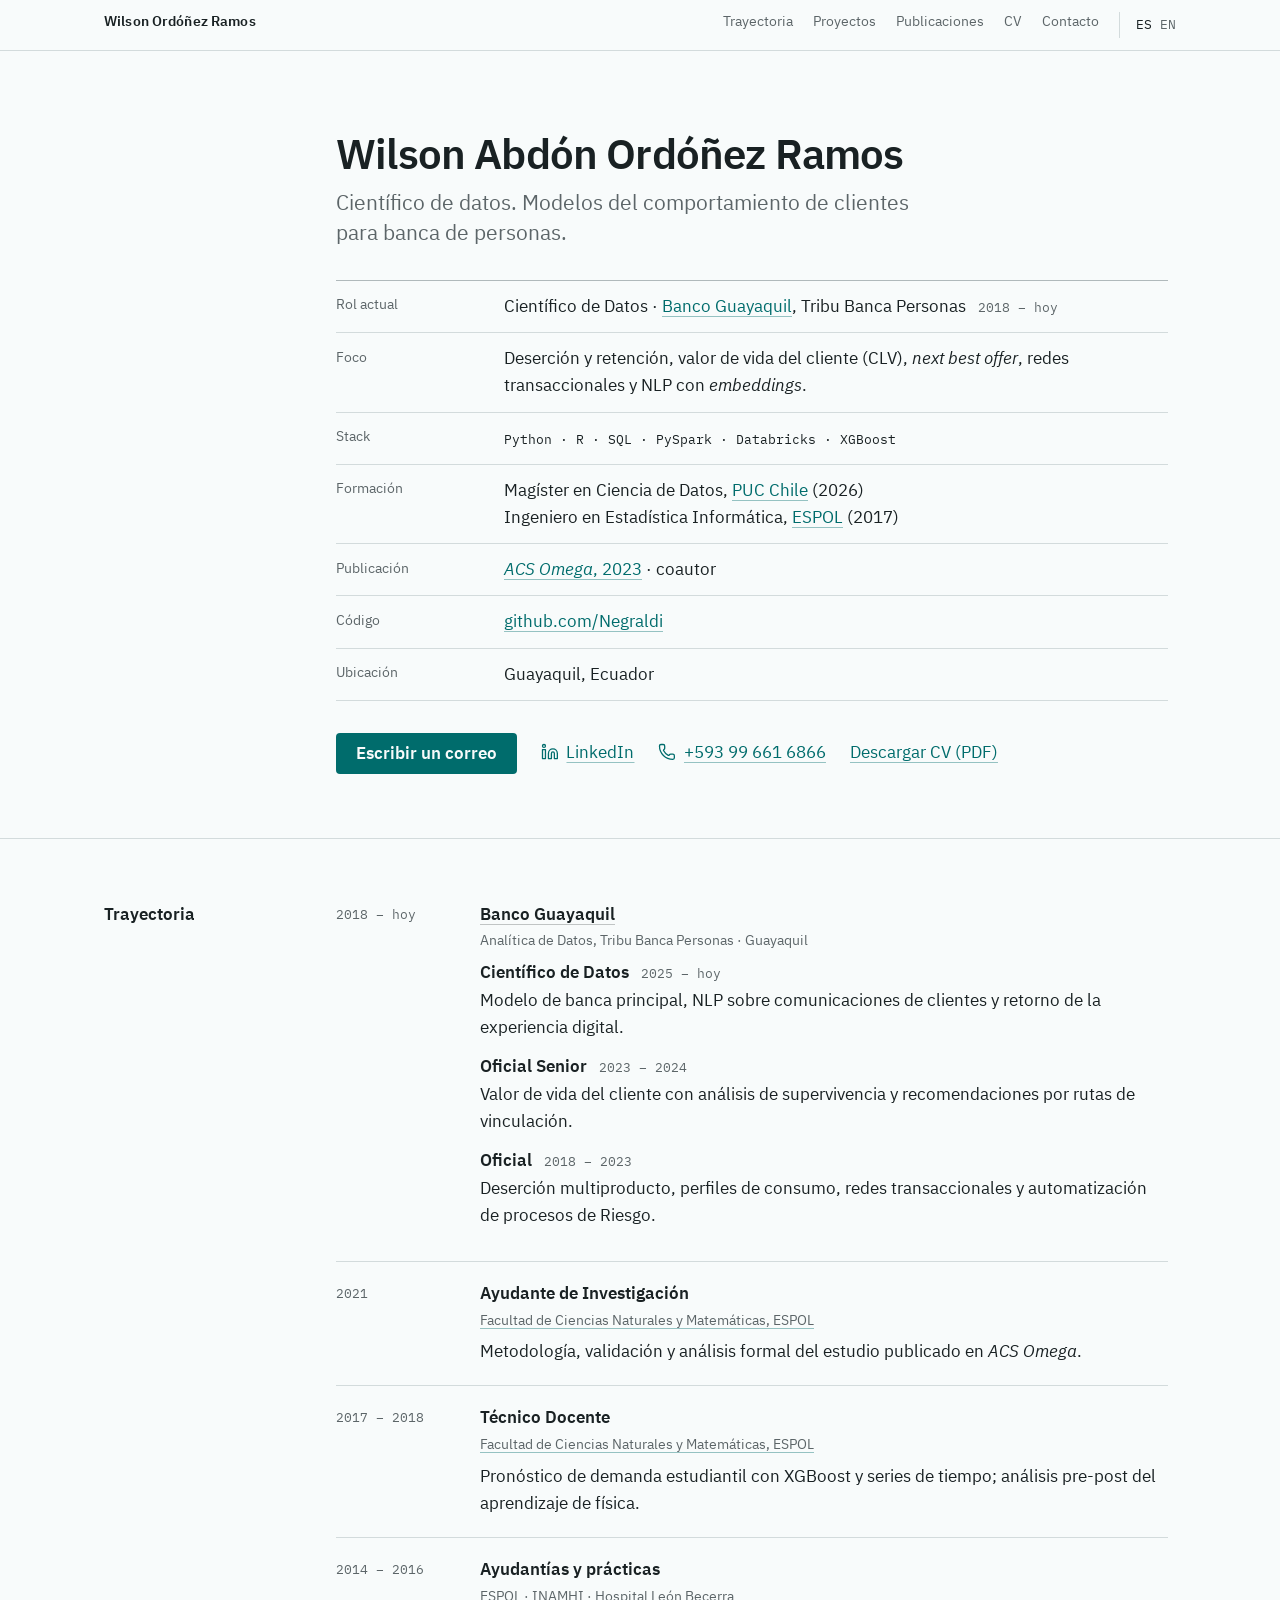
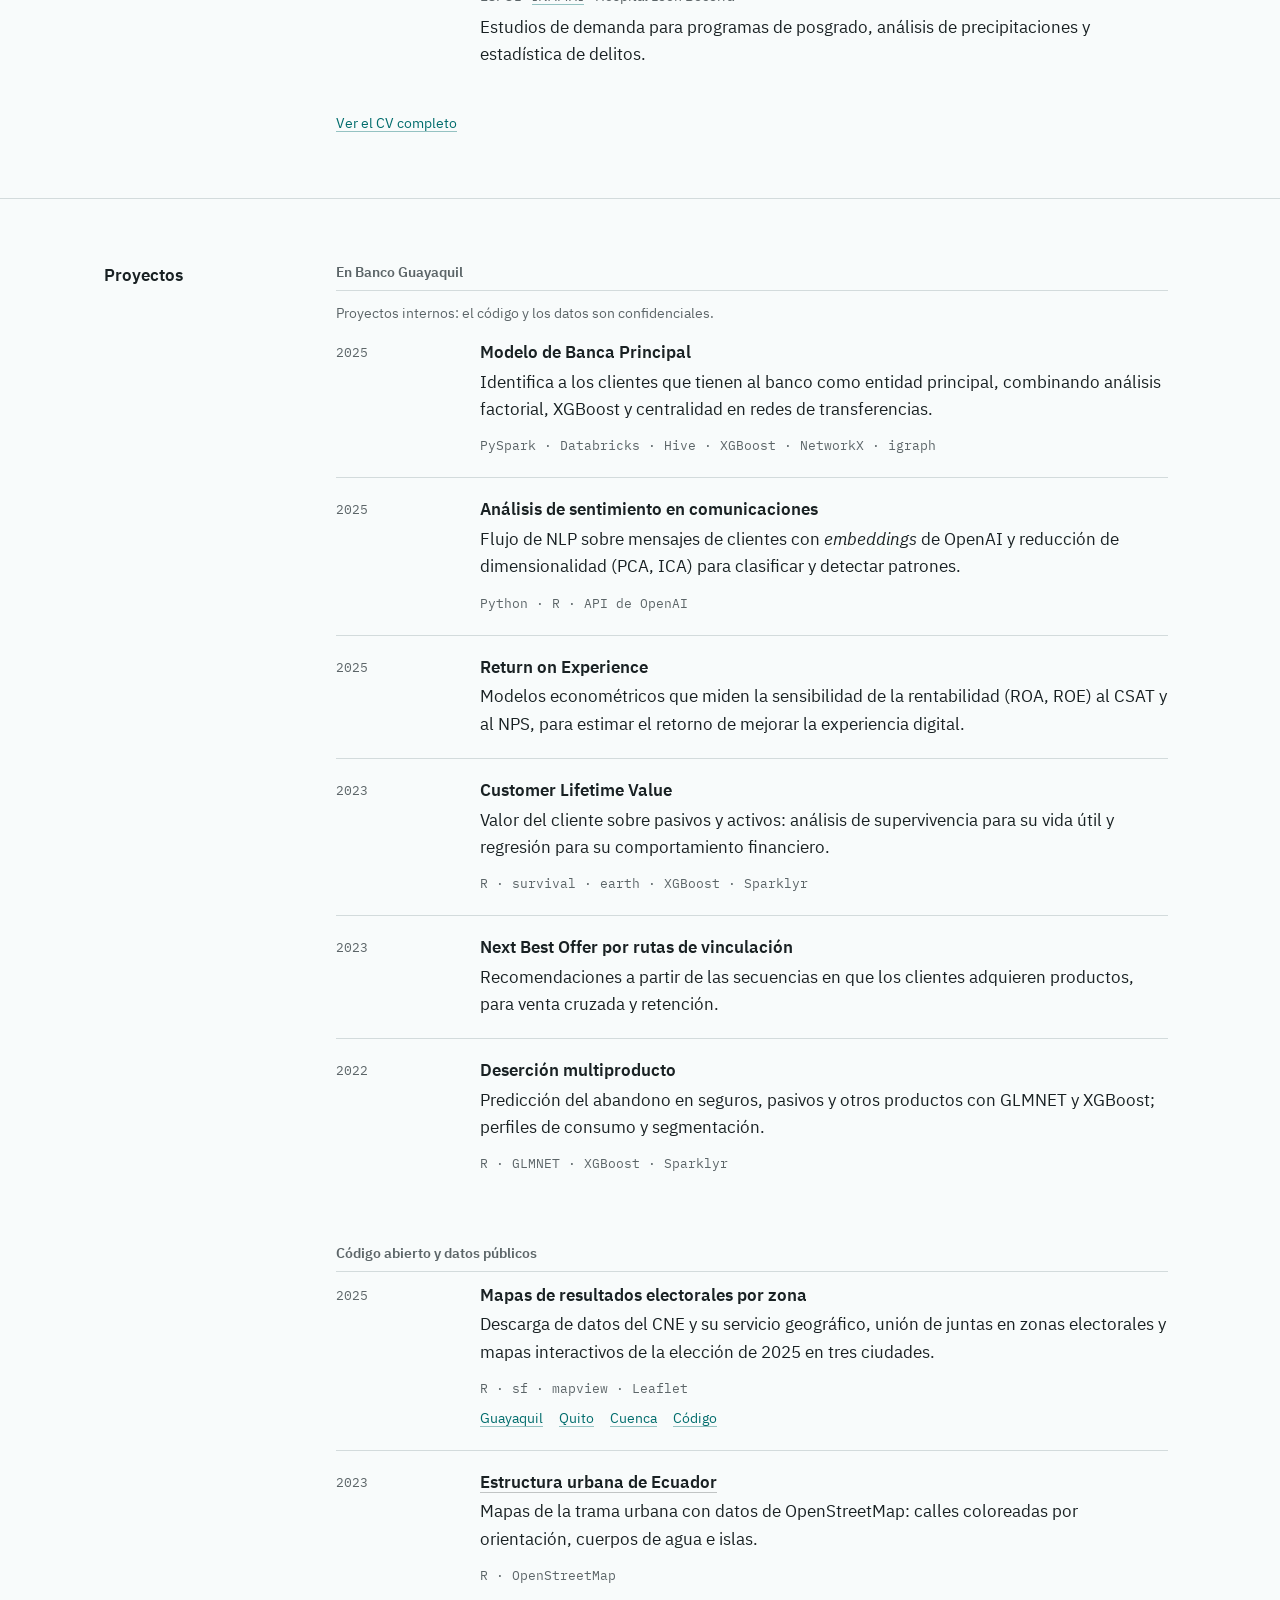
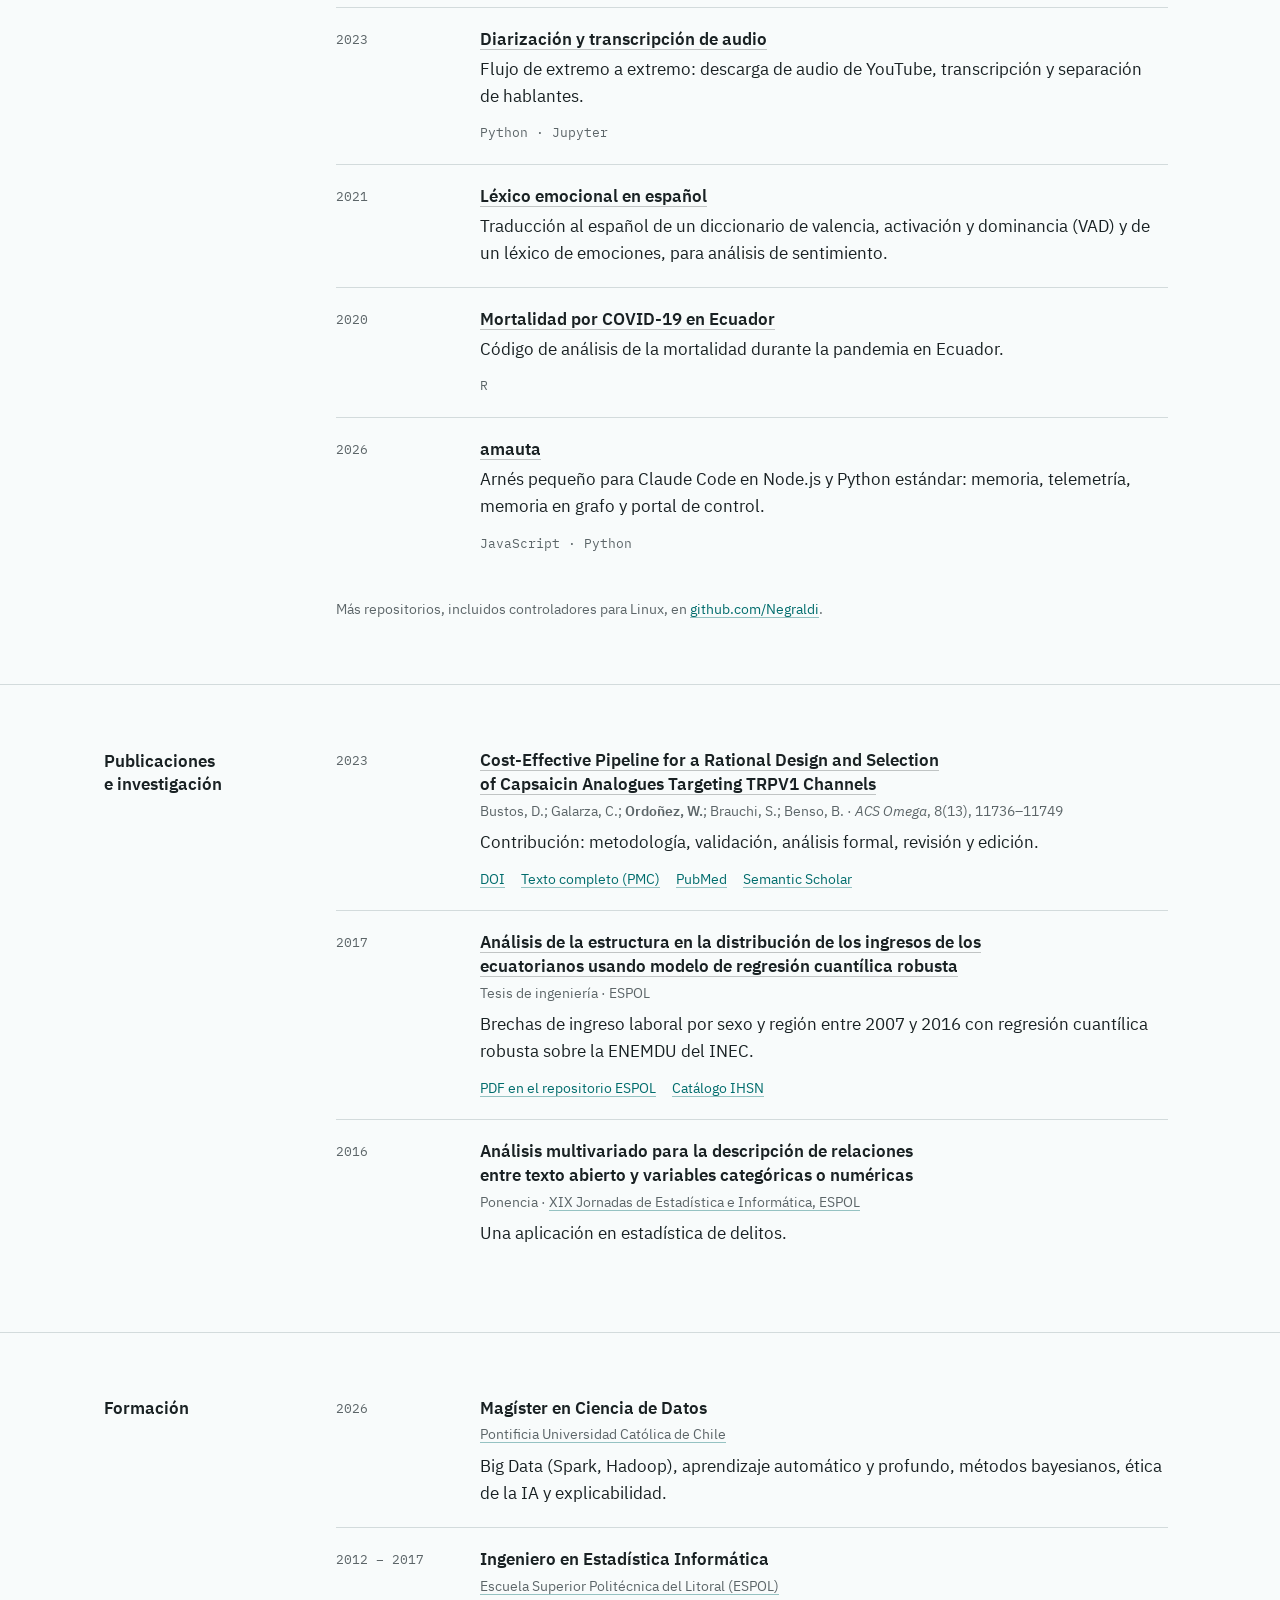
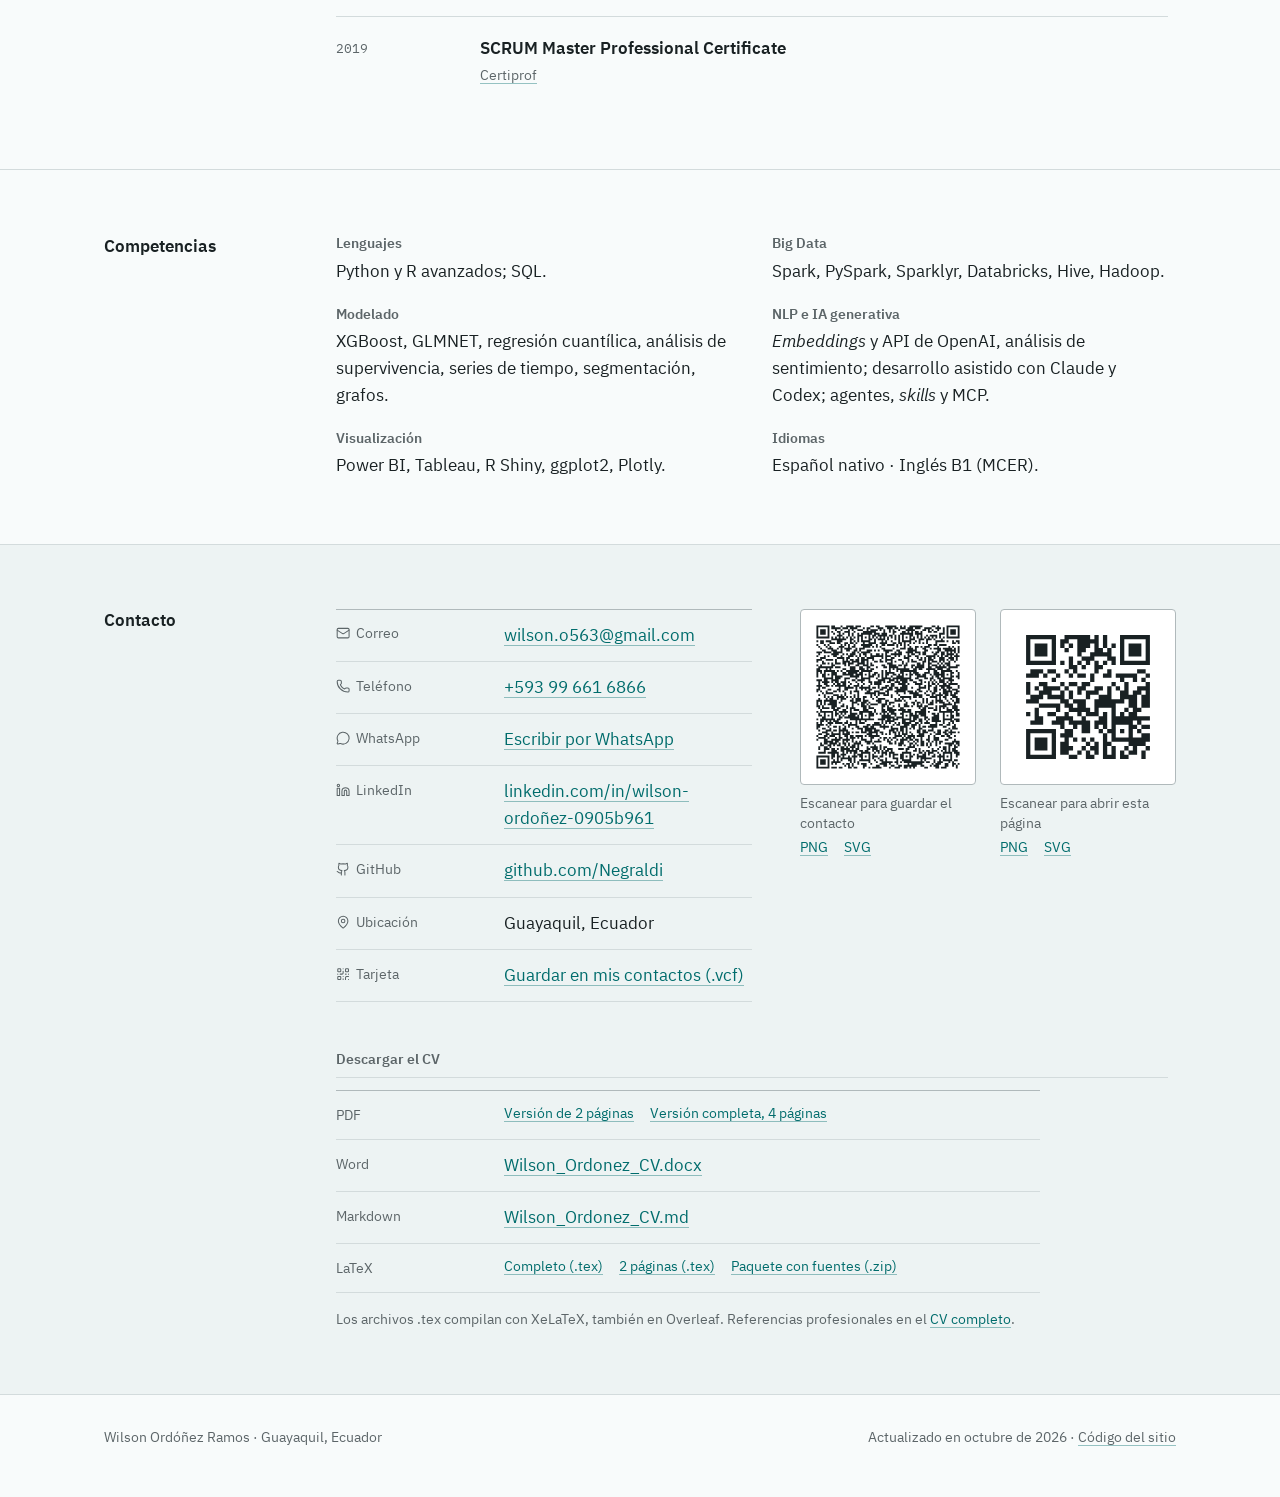
<file: index.html>
<!doctype html>
<html lang="es">
<head>
<meta charset="utf-8">
<meta name="viewport" content="width=device-width, initial-scale=1">
<title>Wilson Ordóñez Ramos · Científico de Datos</title>
<meta name="description" content="Wilson Ordóñez Ramos, científico de datos en Banco Guayaquil. Modelos de deserción, CLV, next best offer, redes transaccionales y NLP. Magíster en Ciencia de Datos, PUC Chile.">
<meta name="author" content="Wilson Abdón Ordóñez Ramos">
<meta property="og:type" content="profile">
<meta property="og:title" content="Wilson Ordóñez Ramos · Científico de Datos">
<meta property="og:description" content="Científico de datos en banca. Magíster en Ciencia de Datos, PUC Chile.">
<meta property="og:url" content="https://negraldi.github.io/">
<meta name="color-scheme" content="light dark">
<link rel="alternate" hreflang="es" href="https://negraldi.github.io/">
<link rel="alternate" hreflang="en" href="https://negraldi.github.io/en/">
<link rel="alternate" hreflang="x-default" href="https://negraldi.github.io/">
<link rel="canonical" href="https://negraldi.github.io/">
<link rel="preload" href="fonts/IBMPlexSans-Regular.woff2" as="font" type="font/woff2" crossorigin>
<link rel="preload" href="fonts/IBMPlexSans-SemiBold.woff2" as="font" type="font/woff2" crossorigin>
<link rel="stylesheet" href="assets/site.css">
<script type="application/ld+json">
{
  "@context": "https://schema.org",
  "@type": "Person",
  "name": "Wilson Abdón Ordóñez Ramos",
  "jobTitle": "Científico de Datos",
  "worksFor": {"@type": "Organization", "name": "Banco Guayaquil", "url": "https://www.bancoguayaquil.com"},
  "address": {"@type": "PostalAddress", "addressLocality": "Guayaquil", "addressCountry": "EC"},
  "email": "mailto:wilson.o563@gmail.com",
  "telephone": "+593996616866",
  "url": "https://negraldi.github.io/",
  "alumniOf": [
    {"@type": "CollegeOrUniversity", "name": "Pontificia Universidad Católica de Chile"},
    {"@type": "CollegeOrUniversity", "name": "Escuela Superior Politécnica del Litoral"}
  ],
  "sameAs": ["https://www.linkedin.com/in/wilson-ordo%C3%B1ez-0905b961/", "https://github.com/Negraldi"],
  "knowsAbout": ["Ciencia de datos", "Machine learning", "XGBoost", "PySpark", "Databricks", "Customer lifetime value", "Análisis de supervivencia", "NLP", "Análisis de grafos"]
}
</script>
</head>
<body>
<!-- Iconos: Lucide (ISC), trazo uniforme -->
<svg class="sprite" aria-hidden="true" focusable="false" width="0" height="0" style="position:absolute">
<symbol id="i-mail" viewBox="0 0 24 24" fill="none" stroke="currentColor" stroke-width="1.75" stroke-linecap="round" stroke-linejoin="round"><path d="m22 7-8.991 5.727a2 2 0 0 1-2.009 0L2 7" /> <rect x="2" y="4" width="20" height="16" rx="2" /></symbol>
<symbol id="i-phone" viewBox="0 0 24 24" fill="none" stroke="currentColor" stroke-width="1.75" stroke-linecap="round" stroke-linejoin="round"><path d="M13.832 16.568a1 1 0 0 0 1.213-.303l.355-.465A2 2 0 0 1 17 15h3a2 2 0 0 1 2 2v3a2 2 0 0 1-2 2A18 18 0 0 1 2 4a2 2 0 0 1 2-2h3a2 2 0 0 1 2 2v3a2 2 0 0 1-.8 1.6l-.468.351a1 1 0 0 0-.292 1.233 14 14 0 0 0 6.392 6.384" /></symbol>
<symbol id="i-chat" viewBox="0 0 24 24" fill="none" stroke="currentColor" stroke-width="1.75" stroke-linecap="round" stroke-linejoin="round"><path d="M2.992 16.342a2 2 0 0 1 .094 1.167l-1.065 3.29a1 1 0 0 0 1.236 1.168l3.413-.998a2 2 0 0 1 1.099.092 10 10 0 1 0-4.777-4.719" /></symbol>
<symbol id="i-pin" viewBox="0 0 24 24" fill="none" stroke="currentColor" stroke-width="1.75" stroke-linecap="round" stroke-linejoin="round"><path d="M20 10c0 4.993-5.539 10.193-7.399 11.799a1 1 0 0 1-1.202 0C9.539 20.193 4 14.993 4 10a8 8 0 0 1 16 0" /> <circle cx="12" cy="10" r="3" /></symbol>
<symbol id="i-linkedin" viewBox="0 0 24 24" fill="none" stroke="currentColor" stroke-width="1.75" stroke-linecap="round" stroke-linejoin="round"><path d="M16 8a6 6 0 0 1 6 6v7h-4v-7a2 2 0 0 0-2-2 2 2 0 0 0-2 2v7h-4v-7a6 6 0 0 1 6-6z" /> <rect width="4" height="12" x="2" y="9" /> <circle cx="4" cy="4" r="2" /></symbol>
<symbol id="i-github" viewBox="0 0 24 24" fill="none" stroke="currentColor" stroke-width="1.75" stroke-linecap="round" stroke-linejoin="round"><path d="M15 22v-4a4.8 4.8 0 0 0-1-3.5c3 0 6-2 6-5.5.08-1.25-.27-2.48-1-3.5.28-1.15.28-2.35 0-3.5 0 0-1 0-3 1.5-2.64-.5-5.36-.5-8 0C6 2 5 2 5 2c-.3 1.15-.3 2.35 0 3.5A5.403 5.403 0 0 0 4 9c0 3.5 3 5.5 6 5.5-.39.49-.68 1.05-.85 1.65-.17.6-.22 1.23-.15 1.85v4" /> <path d="M9 18c-4.51 2-5-2-7-2" /></symbol>
<symbol id="i-vcard" viewBox="0 0 24 24" fill="none" stroke="currentColor" stroke-width="1.75" stroke-linecap="round" stroke-linejoin="round"><rect width="5" height="5" x="3" y="3" rx="1" /> <rect width="5" height="5" x="16" y="3" rx="1" /> <rect width="5" height="5" x="3" y="16" rx="1" /> <path d="M21 16h-3a2 2 0 0 0-2 2v3" /> <path d="M21 21v.01" /> <path d="M12 7v3a2 2 0 0 1-2 2H7" /> <path d="M3 12h.01" /> <path d="M12 3h.01" /> <path d="M12 16v.01" /> <path d="M16 12h1" /> <path d="M21 12v.01" /> <path d="M12 21v-1" /></symbol>
</svg>
<a class="skip" href="#contenido">Saltar al contenido</a>

<header class="topbar">
  <div class="wrap">
    <a class="brand" href="./">Wilson Ordóñez Ramos</a>
    <nav aria-label="Principal">
      <ul>
        <li><a href="#trayectoria">Trayectoria</a></li>
        <li><a href="#proyectos">Proyectos</a></li>
        <li><a href="#publicaciones">Publicaciones</a></li>
        <li><a href="cv.html">CV</a></li>
        <li><a href="#contacto">Contacto</a></li>
        <li class="lang"><span aria-current="true" lang="es">ES</span><a href="en/" hreflang="en" lang="en" title="English version">EN</a></li>
      </ul>
    </nav>
  </div>
</header>

<main id="contenido">

<section class="intro" aria-labelledby="nombre">
  <div class="wrap">
    <h1 id="nombre">Wilson Abdón Ordóñez Ramos</h1>
    <p class="role">Científico de datos. Modelos del comportamiento de clientes para banca de personas.</p>
    <dl class="spec">
      <div><dt>Rol actual</dt><dd>Científico de Datos · <a href="https://www.bancoguayaquil.com">Banco Guayaquil</a>, Tribu Banca Personas <span class="when" style="margin-left:.5rem">2018 – hoy</span></dd></div>
      <div><dt>Foco</dt><dd>Deserción y retención, valor de vida del cliente (CLV), <i>next best offer</i>, redes transaccionales y NLP con <i>embeddings</i>.</dd></div>
      <div><dt>Stack</dt><dd><span class="mono">Python · R · SQL · PySpark · Databricks · XGBoost</span></dd></div>
      <div><dt>Formación</dt><dd>Magíster en Ciencia de Datos, <a href="https://uconline.uc.cl/programa/magister-en-ciencia-de-datos/">PUC Chile</a> (2026)<br>Ingeniero en Estadística Informática, <a href="https://www.espol.edu.ec">ESPOL</a> (2017)</dd></div>
      <div><dt>Publicación</dt><dd><a href="https://doi.org/10.1021/acsomega.2c05672"><i>ACS Omega</i>, 2023</a> · coautor</dd></div>
      <div><dt>Código</dt><dd><a href="https://github.com/Negraldi">github.com/Negraldi</a></dd></div>
      <div><dt>Ubicación</dt><dd>Guayaquil, Ecuador</dd></div>
    </dl>
    <div class="actions">
      <a class="button" href="mailto:wilson.o563@gmail.com">Escribir un correo</a>
      <a class="plain" href="https://www.linkedin.com/in/wilson-ordo%C3%B1ez-0905b961/"><svg class="icon" aria-hidden="true"><use href="#i-linkedin"/></svg>LinkedIn</a>
      <a class="plain" href="tel:+593996616866"><svg class="icon" aria-hidden="true"><use href="#i-phone"/></svg>+593 99 661 6866</a>
      <a class="plain" href="cv/Wilson_Ordonez_CV_2p.pdf" download>Descargar CV (PDF)</a>
    </div>
  </div>
</section>

<section class="section" id="trayectoria" aria-labelledby="h-tray">
  <div class="wrap">
    <h2 id="h-tray">Trayectoria</h2>
    <ol class="register">
      <li>
        <span class="when">2018 – hoy</span>
        <div>
          <h3><a href="https://www.bancoguayaquil.com">Banco Guayaquil</a></h3>
          <p class="sub">Analítica de Datos, Tribu Banca Personas · Guayaquil</p>
          <ul class="roles">
            <li><b>Científico de Datos</b> <span class="when">2025 – hoy</span><br>Modelo de banca principal, NLP sobre comunicaciones de clientes y retorno de la experiencia digital.</li>
            <li><b>Oficial Senior</b> <span class="when">2023 – 2024</span><br>Valor de vida del cliente con análisis de supervivencia y recomendaciones por rutas de vinculación.</li>
            <li><b>Oficial</b> <span class="when">2018 – 2023</span><br>Deserción multiproducto, perfiles de consumo, redes transaccionales y automatización de procesos de Riesgo.</li>
          </ul>
        </div>
      </li>
      <li>
        <span class="when">2021</span>
        <div>
          <h3>Ayudante de Investigación</h3>
          <p class="sub"><a href="https://www.fcnm.espol.edu.ec">Facultad de Ciencias Naturales y Matemáticas, ESPOL</a></p>
          <p>Metodología, validación y análisis formal del estudio publicado en <i>ACS Omega</i>.</p>
        </div>
      </li>
      <li>
        <span class="when">2017 – 2018</span>
        <div>
          <h3>Técnico Docente</h3>
          <p class="sub"><a href="https://www.fcnm.espol.edu.ec">Facultad de Ciencias Naturales y Matemáticas, ESPOL</a></p>
          <p>Pronóstico de demanda estudiantil con XGBoost y series de tiempo; análisis pre-post del aprendizaje de física.</p>
        </div>
      </li>
      <li>
        <span class="when">2014 – 2016</span>
        <div>
          <h3>Ayudantías y prácticas</h3>
          <p class="sub">ESPOL · <a href="https://www.inamhi.gob.ec">INAMHI</a> · Hospital León Becerra</p>
          <p>Estudios de demanda para programas de posgrado, análisis de precipitaciones y estadística de delitos.</p>
        </div>
      </li>
    </ol>
    <p class="note" style="margin-top: var(--s6)"><a href="cv.html">Ver el CV completo</a></p>
  </div>
</section>

<section class="section" id="proyectos" aria-labelledby="h-proy">
  <div class="wrap">
    <h2 id="h-proy">Proyectos</h2>

    <h3 class="subhead">En Banco Guayaquil</h3>
    <p class="note" style="margin-bottom: var(--s4)">Proyectos internos: el código y los datos son confidenciales.</p>
    <ol class="register">
      <li>
        <span class="when">2025</span>
        <div>
          <h3>Modelo de Banca Principal</h3>
          <p>Identifica a los clientes que tienen al banco como entidad principal, combinando análisis factorial, XGBoost y centralidad en redes de transferencias.</p>
          <p class="stack">PySpark · Databricks · Hive · XGBoost · NetworkX · igraph</p>
        </div>
      </li>
      <li>
        <span class="when">2025</span>
        <div>
          <h3>Análisis de sentimiento en comunicaciones</h3>
          <p>Flujo de NLP sobre mensajes de clientes con <i>embeddings</i> de OpenAI y reducción de dimensionalidad (PCA, ICA) para clasificar y detectar patrones.</p>
          <p class="stack">Python · R · API de OpenAI</p>
        </div>
      </li>
      <li>
        <span class="when">2025</span>
        <div>
          <h3>Return on Experience</h3>
          <p>Modelos econométricos que miden la sensibilidad de la rentabilidad (ROA, ROE) al CSAT y al NPS, para estimar el retorno de mejorar la experiencia digital.</p>
        </div>
      </li>
      <li>
        <span class="when">2023</span>
        <div>
          <h3>Customer Lifetime Value</h3>
          <p>Valor del cliente sobre pasivos y activos: análisis de supervivencia para su vida útil y regresión para su comportamiento financiero.</p>
          <p class="stack">R · survival · earth · XGBoost · Sparklyr</p>
        </div>
      </li>
      <li>
        <span class="when">2023</span>
        <div>
          <h3>Next Best Offer por rutas de vinculación</h3>
          <p>Recomendaciones a partir de las secuencias en que los clientes adquieren productos, para venta cruzada y retención.</p>
        </div>
      </li>
      <li>
        <span class="when">2022</span>
        <div>
          <h3>Deserción multiproducto</h3>
          <p>Predicción del abandono en seguros, pasivos y otros productos con GLMNET y XGBoost; perfiles de consumo y segmentación.</p>
          <p class="stack">R · GLMNET · XGBoost · Sparklyr</p>
        </div>
      </li>
    </ol>

    <h3 class="subhead">Código abierto y datos públicos</h3>
    <ol class="register">
      <li>
        <span class="when">2025</span>
        <div>
          <h3>Mapas de resultados electorales por zona</h3>
          <p>Descarga de datos del CNE y su servicio geográfico, unión de juntas en zonas electorales y mapas interactivos de la elección de 2025 en tres ciudades.</p>
          <p class="stack">R · sf · mapview · Leaflet</p>
          <p class="links"><a href="GYE_RESULT_ELEC.html">Guayaquil</a><a href="QUI_RESULT_ELEC.html">Quito</a><a href="CUE_RESULT_ELEC.html">Cuenca</a><a href="https://github.com/Negraldi/Negraldi.github.io/blob/main/descarga_cne.R">Código</a></p>
        </div>
      </li>
      <li>
        <span class="when">2023</span>
        <div>
          <h3><a href="https://github.com/Negraldi/Urban_Structure_Visualization_Ecuador">Estructura urbana de Ecuador</a></h3>
          <p>Mapas de la trama urbana con datos de OpenStreetMap: calles coloreadas por orientación, cuerpos de agua e islas.</p>
          <p class="stack">R · OpenStreetMap</p>
        </div>
      </li>
      <li>
        <span class="when">2023</span>
        <div>
          <h3><a href="https://github.com/Negraldi/Speaker-Diarization-and-Transcription">Diarización y transcripción de audio</a></h3>
          <p>Flujo de extremo a extremo: descarga de audio de YouTube, transcripción y separación de hablantes.</p>
          <p class="stack">Python · Jupyter</p>
        </div>
      </li>
      <li>
        <span class="when">2021</span>
        <div>
          <h3><a href="https://github.com/Negraldi/Lexico_Espaniol">Léxico emocional en español</a></h3>
          <p>Traducción al español de un diccionario de valencia, activación y dominancia (VAD) y de un léxico de emociones, para análisis de sentimiento.</p>
        </div>
      </li>
      <li>
        <span class="when">2020</span>
        <div>
          <h3><a href="https://github.com/Negraldi/mort_covid19_ecuador">Mortalidad por COVID-19 en Ecuador</a></h3>
          <p>Código de análisis de la mortalidad durante la pandemia en Ecuador.</p>
          <p class="stack">R</p>
        </div>
      </li>
      <li>
        <span class="when">2026</span>
        <div>
          <h3><a href="https://github.com/Negraldi/amauta">amauta</a></h3>
          <p>Arnés pequeño para Claude Code en Node.js y Python estándar: memoria, telemetría, memoria en grafo y portal de control.</p>
          <p class="stack">JavaScript · Python</p>
        </div>
      </li>
    </ol>
    <p class="note" style="margin-top: var(--s6)">Más repositorios, incluidos controladores para Linux, en <a href="https://github.com/Negraldi">github.com/Negraldi</a>.</p>
  </div>
</section>

<section class="section" id="publicaciones" aria-labelledby="h-pub">
  <div class="wrap">
    <h2 id="h-pub">Publicaciones e investigación</h2>
    <ol class="register">
      <li>
        <span class="when">2023</span>
        <div>
          <h3><a href="https://doi.org/10.1021/acsomega.2c05672">Cost-Effective Pipeline for a Rational Design and Selection of Capsaicin Analogues Targeting TRPV1 Channels</a></h3>
          <p class="sub">Bustos, D.; Galarza, C.; <b>Ordoñez, W.</b>; Brauchi, S.; Benso, B. · <i>ACS Omega</i>, 8(13), 11736–11749</p>
          <p>Contribución: metodología, validación, análisis formal, revisión y edición.</p>
          <p class="links"><a href="https://doi.org/10.1021/acsomega.2c05672">DOI</a><a href="https://pmc.ncbi.nlm.nih.gov/articles/PMC10077575/">Texto completo (PMC)</a><a href="https://pubmed.ncbi.nlm.nih.gov/37033853/">PubMed</a><a href="https://www.semanticscholar.org/author/2212783045">Semantic Scholar</a></p>
        </div>
      </li>
      <li>
        <span class="when">2017</span>
        <div>
          <h3><a href="https://www.dspace.espol.edu.ec/retrieve/99409/D-CD102601.pdf">Análisis de la estructura en la distribución de los ingresos de los ecuatorianos usando modelo de regresión cuantílica robusta</a></h3>
          <p class="sub">Tesis de ingeniería · ESPOL</p>
          <p>Brechas de ingreso laboral por sexo y región entre 2007 y 2016 con regresión cuantílica robusta sobre la ENEMDU del INEC.</p>
          <p class="links"><a href="https://www.dspace.espol.edu.ec/retrieve/99409/D-CD102601.pdf">PDF en el repositorio ESPOL</a><a href="https://catalog.ihsn.org/citations/69997">Catálogo IHSN</a></p>
        </div>
      </li>
      <li>
        <span class="when">2016</span>
        <div>
          <h3>Análisis multivariado para la descripción de relaciones entre texto abierto y variables categóricas o numéricas</h3>
          <p class="sub">Ponencia · <a href="https://fcnm.espol.edu.ec/es/jornadas-en-estad%C3%ADstica-e-inform%C3%A1tica">XIX Jornadas de Estadística e Informática, ESPOL</a></p>
          <p>Una aplicación en estadística de delitos.</p>
        </div>
      </li>
    </ol>
  </div>
</section>

<section class="section" id="formacion" aria-labelledby="h-form">
  <div class="wrap">
    <h2 id="h-form">Formación</h2>
    <ol class="register">
      <li>
        <span class="when">2026</span>
        <div>
          <h3>Magíster en Ciencia de Datos</h3>
          <p class="sub"><a href="https://uconline.uc.cl/programa/magister-en-ciencia-de-datos/">Pontificia Universidad Católica de Chile</a></p>
          <p>Big Data (Spark, Hadoop), aprendizaje automático y profundo, métodos bayesianos, ética de la IA y explicabilidad.</p>
        </div>
      </li>
      <li>
        <span class="when">2012 – 2017</span>
        <div>
          <h3>Ingeniero en Estadística Informática</h3>
          <p class="sub"><a href="https://www.espol.edu.ec">Escuela Superior Politécnica del Litoral (ESPOL)</a></p>
        </div>
      </li>
      <li>
        <span class="when">2019</span>
        <div>
          <h3>SCRUM Master Professional Certificate</h3>
          <p class="sub"><a href="https://certiprof.com">Certiprof</a></p>
        </div>
      </li>
    </ol>
  </div>
</section>

<section class="section" id="competencias" aria-labelledby="h-comp">
  <div class="wrap">
    <h2 id="h-comp">Competencias</h2>
    <dl class="skills">
      <div><dt>Lenguajes</dt><dd>Python y R avanzados; SQL.</dd></div>
      <div><dt>Big Data</dt><dd>Spark, PySpark, Sparklyr, Databricks, Hive, Hadoop.</dd></div>
      <div><dt>Modelado</dt><dd>XGBoost, GLMNET, regresión cuantílica, análisis de supervivencia, series de tiempo, segmentación, grafos.</dd></div>
      <div><dt>NLP e IA generativa</dt><dd><i>Embeddings</i> y API de OpenAI, análisis de sentimiento; desarrollo asistido con Claude y Codex; agentes, <i>skills</i> y MCP.</dd></div>
      <div><dt>Visualización</dt><dd>Power BI, Tableau, R Shiny, ggplot2, Plotly.</dd></div>
      <div><dt>Idiomas</dt><dd>Español nativo · Inglés B1 (MCER).</dd></div>
    </dl>
  </div>
</section>

<section class="section contact-band" id="contacto" aria-labelledby="h-cont">
  <div class="wrap">
    <h2 id="h-cont">Contacto</h2>
    <div class="contact-grid">
    <ul class="contact-list">
      <li><span class="label"><svg class="icon" aria-hidden="true"><use href="#i-mail"/></svg>Correo</span><a href="mailto:wilson.o563@gmail.com">wilson.o563@gmail.com</a></li>
      <li><span class="label"><svg class="icon" aria-hidden="true"><use href="#i-phone"/></svg>Teléfono</span><a href="tel:+593996616866">+593 99 661 6866</a></li>
      <li><span class="label"><svg class="icon" aria-hidden="true"><use href="#i-chat"/></svg>WhatsApp</span><a href="https://wa.me/593996616866">Escribir por WhatsApp</a></li>
      <li><span class="label"><svg class="icon" aria-hidden="true"><use href="#i-linkedin"/></svg>LinkedIn</span><a href="https://www.linkedin.com/in/wilson-ordo%C3%B1ez-0905b961/">linkedin.com/in/wilson-ordoñez-0905b961</a></li>
      <li><span class="label"><svg class="icon" aria-hidden="true"><use href="#i-github"/></svg>GitHub</span><a href="https://github.com/Negraldi">github.com/Negraldi</a></li>
      <li><span class="label"><svg class="icon" aria-hidden="true"><use href="#i-pin"/></svg>Ubicación</span><span>Guayaquil, Ecuador</span></li>
      <li><span class="label"><svg class="icon" aria-hidden="true"><use href="#i-vcard"/></svg>Tarjeta</span><a href="qr/contacto.vcf" download="Wilson_Ordonez.vcf">Guardar en mis contactos (.vcf)</a></li>
    </ul>
    <div class="qr-set">
      <figure class="qr">
        <img src="qr/qr_contacto.svg" width="192" height="192" alt="Código QR con la tarjeta de contacto de Wilson Ordóñez Ramos">
        <figcaption>Escanear para guardar el contacto<span class="links"><a href="qr/qr_contacto.png" download>PNG</a><a href="qr/qr_contacto.svg" download>SVG</a></span></figcaption>
      </figure>
      <figure class="qr">
        <img src="qr/qr_web.svg" width="192" height="192" alt="Código QR a negraldi.github.io">
        <figcaption>Escanear para abrir esta página<span class="links"><a href="qr/qr_web.png" download>PNG</a><a href="qr/qr_web.svg" download>SVG</a></span></figcaption>
      </figure>
    </div>
    </div>

    <h3 class="subhead" style="margin-top: var(--s12)">Descargar el CV</h3>
    <ul class="contact-list">
      <li><span class="label">PDF</span><span class="links" style="margin:0"><a href="cv/Wilson_Ordonez_CV_2p.pdf" download>Versión de 2 páginas</a><a href="cv/Wilson_Ordonez_CV_completo.pdf" download>Versión completa, 4 páginas</a></span></li>
      <li><span class="label">Word</span><a href="cv/Wilson_Ordonez_CV.docx" download>Wilson_Ordonez_CV.docx</a></li>
      <li><span class="label">Markdown</span><a href="cv/Wilson_Ordonez_CV.md" download>Wilson_Ordonez_CV.md</a></li>
      <li><span class="label">LaTeX</span><span class="links" style="margin:0"><a href="cv/Wilson_Ordonez_CV.tex" download>Completo (.tex)</a><a href="cv/Wilson_Ordonez_CV_2p.tex" download>2 páginas (.tex)</a><a href="cv/Wilson_Ordonez_CV_LaTeX.zip" download>Paquete con fuentes (.zip)</a></span></li>
    </ul>
    <p class="note" style="margin-top: var(--s4)">Los archivos .tex compilan con XeLaTeX, también en Overleaf. Referencias profesionales en el <a href="cv.html#referencias">CV completo</a>.</p>
  </div>
</section>

</main>

<footer class="footer">
  <div class="wrap">
    <span>Wilson Ordóñez Ramos · Guayaquil, Ecuador</span>
    <span>Actualizado en octubre de 2026 · <a href="https://github.com/Negraldi/Negraldi.github.io">Código del sitio</a></span>
  </div>
</footer>
</body>
</html>
</file>
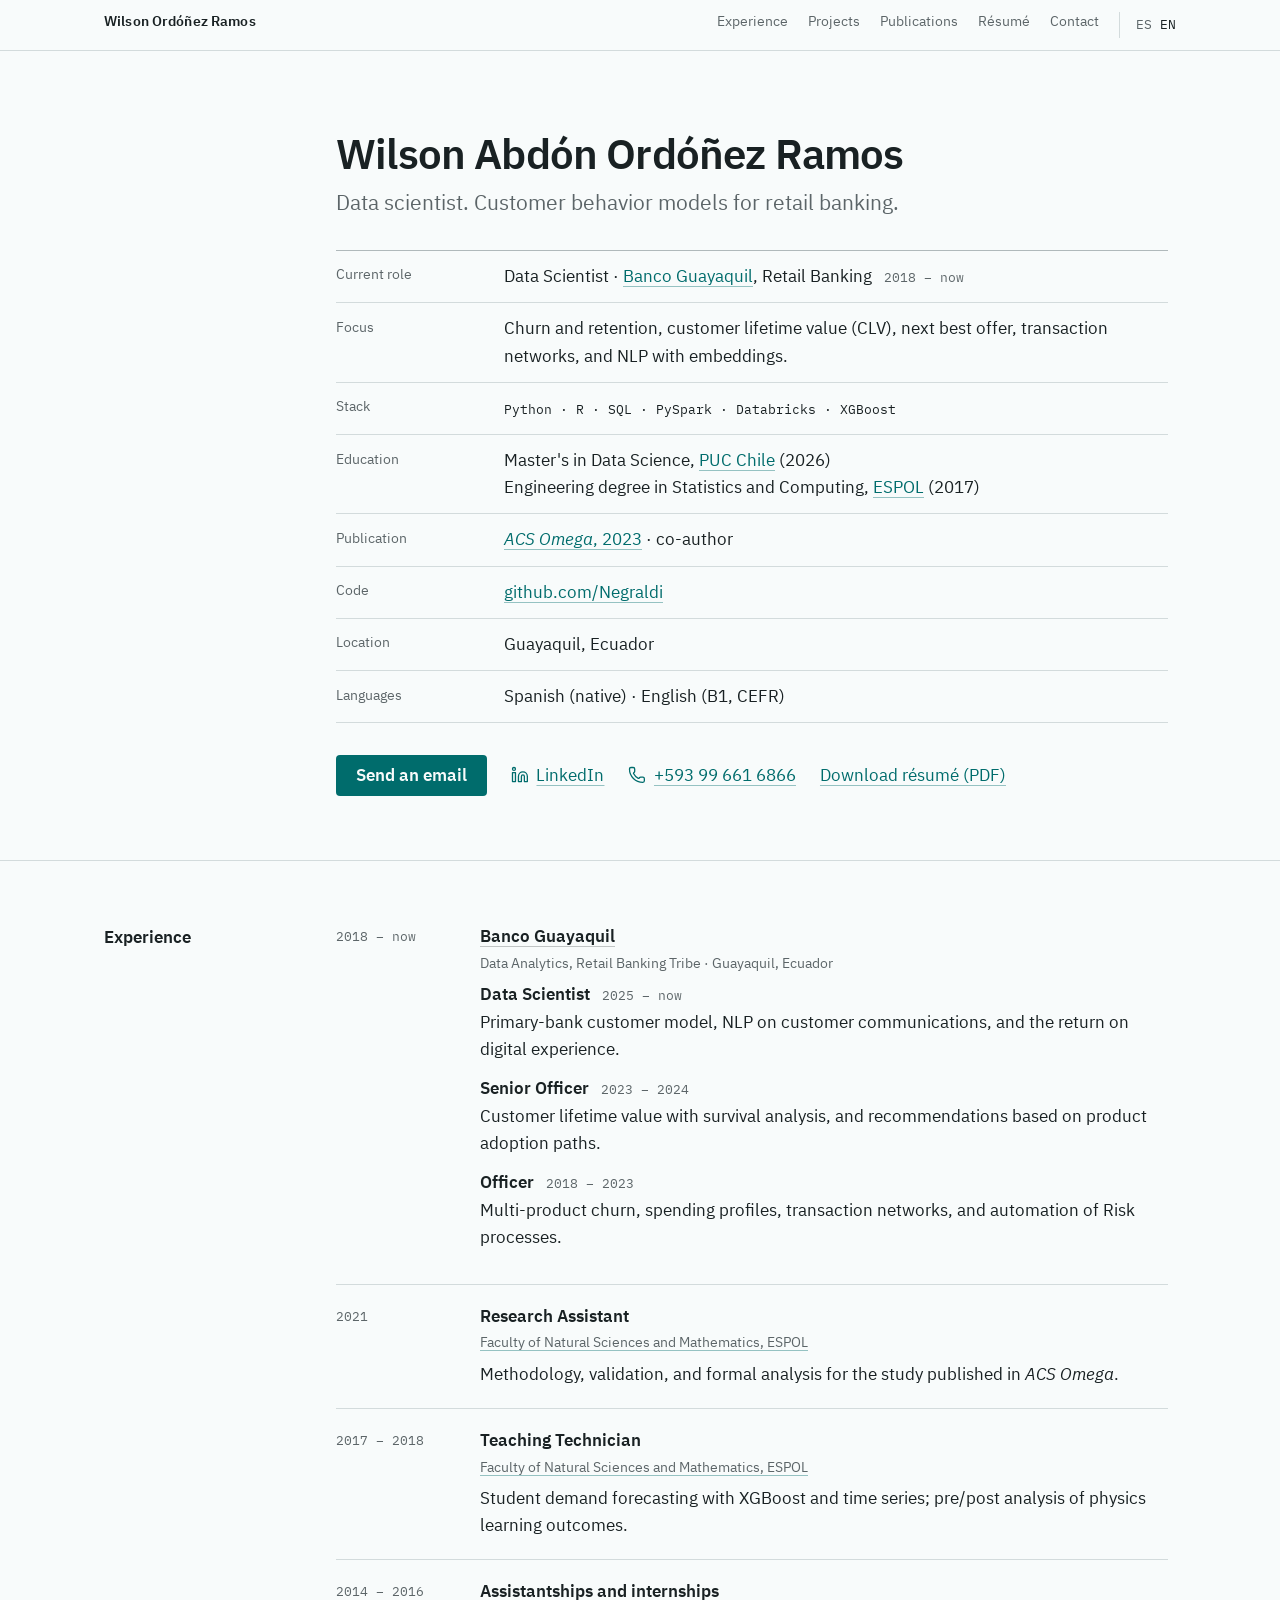
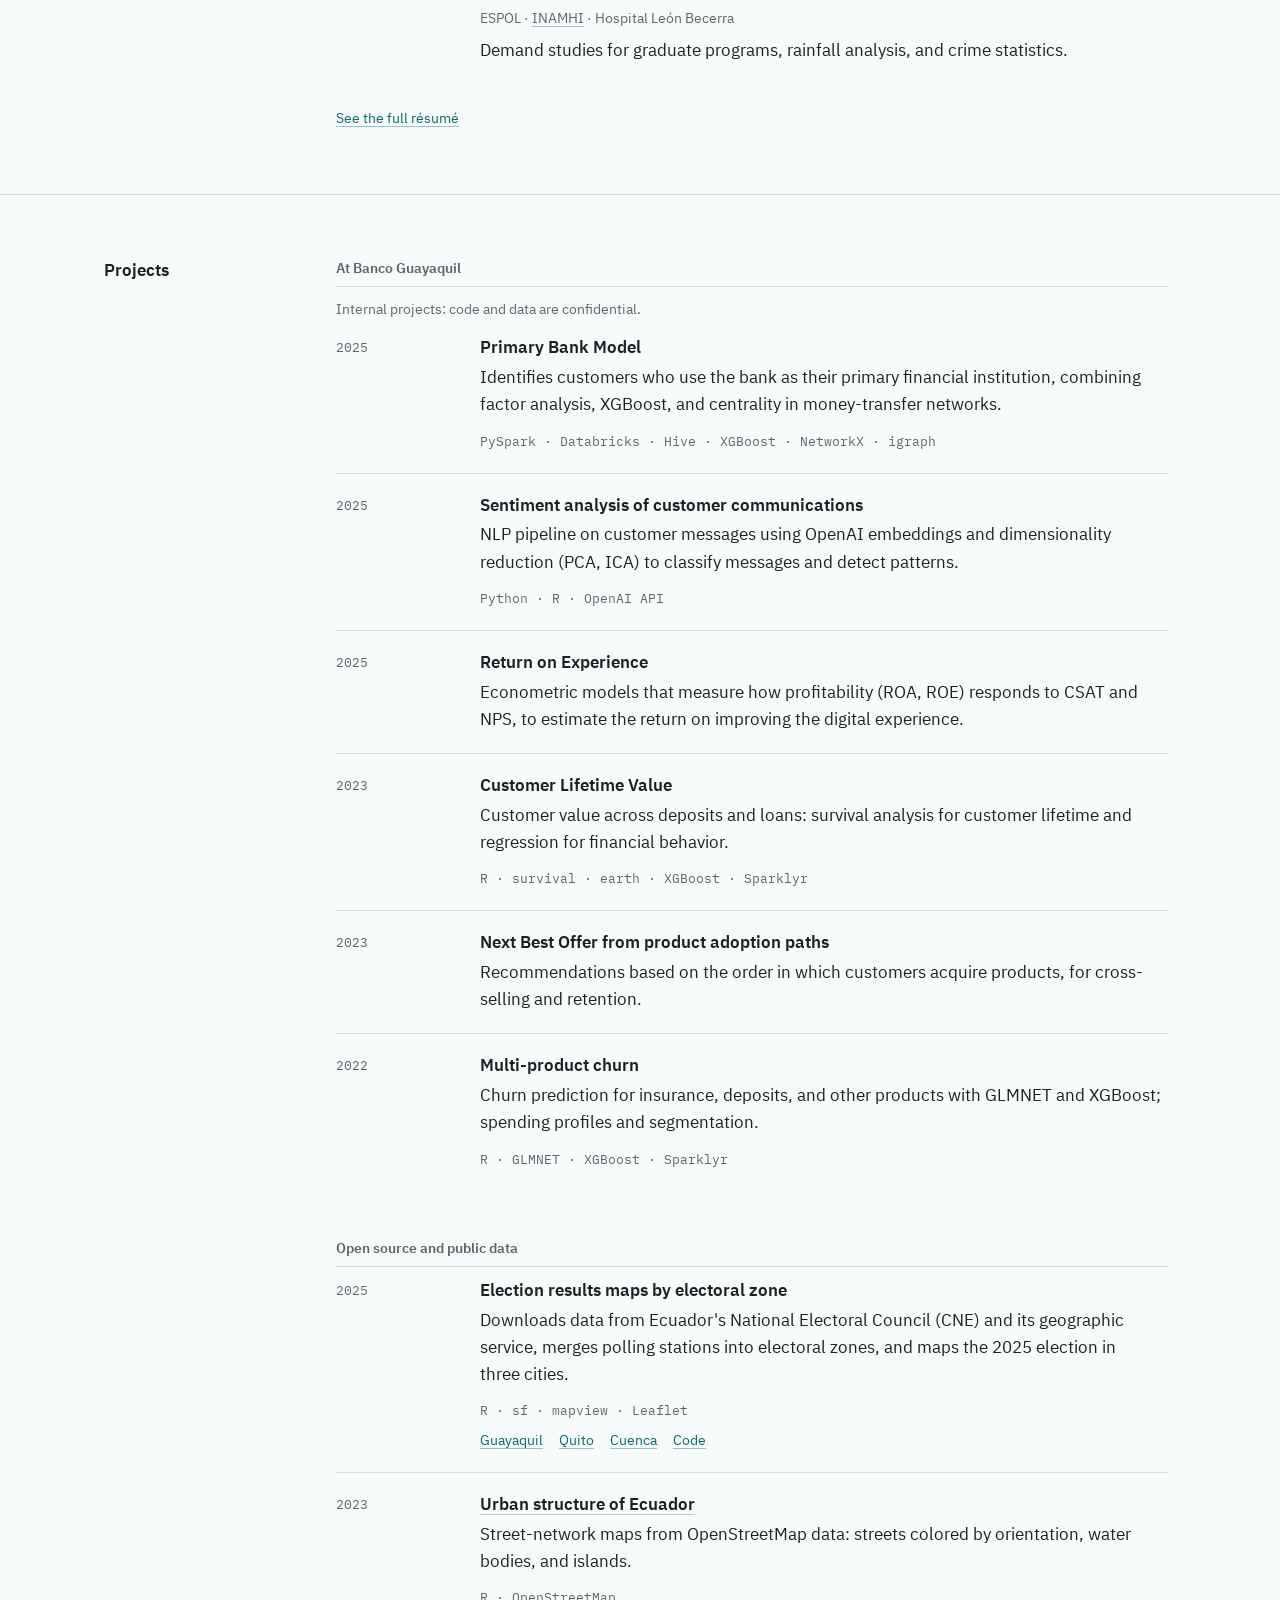
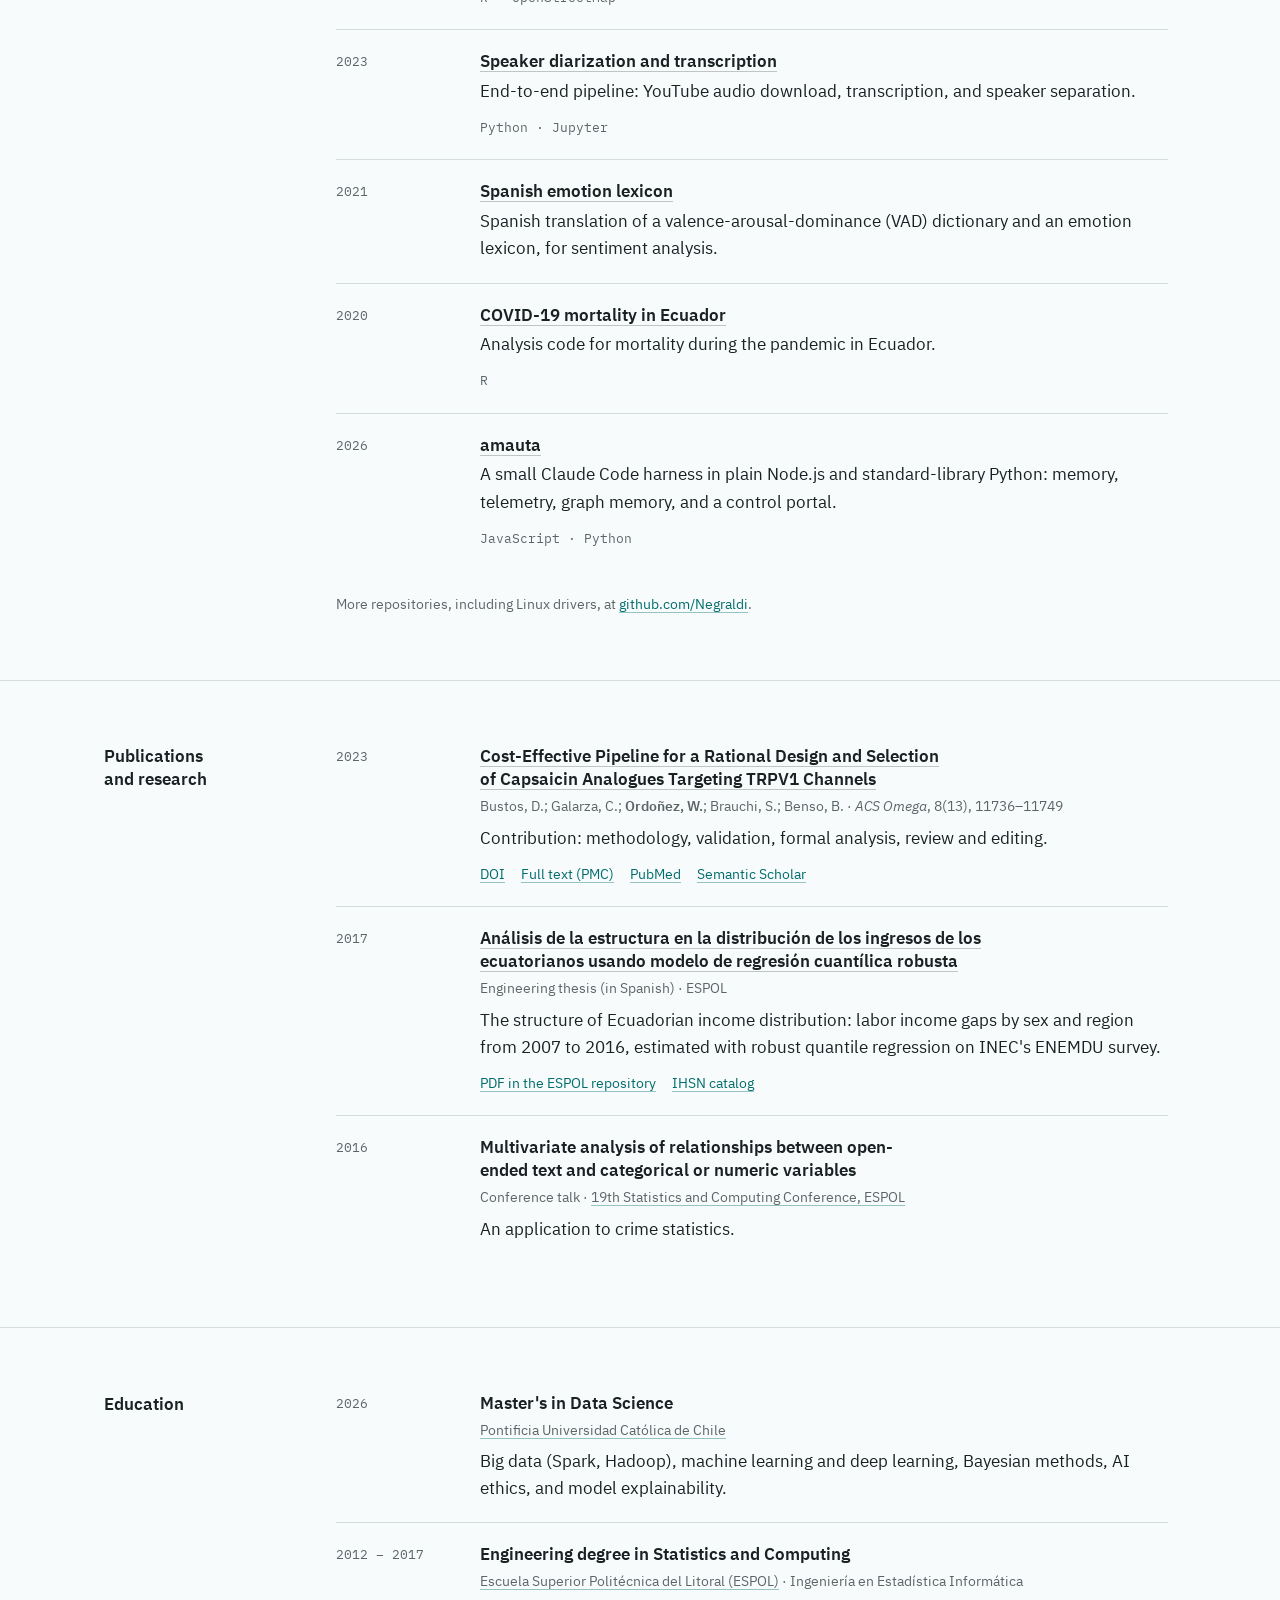
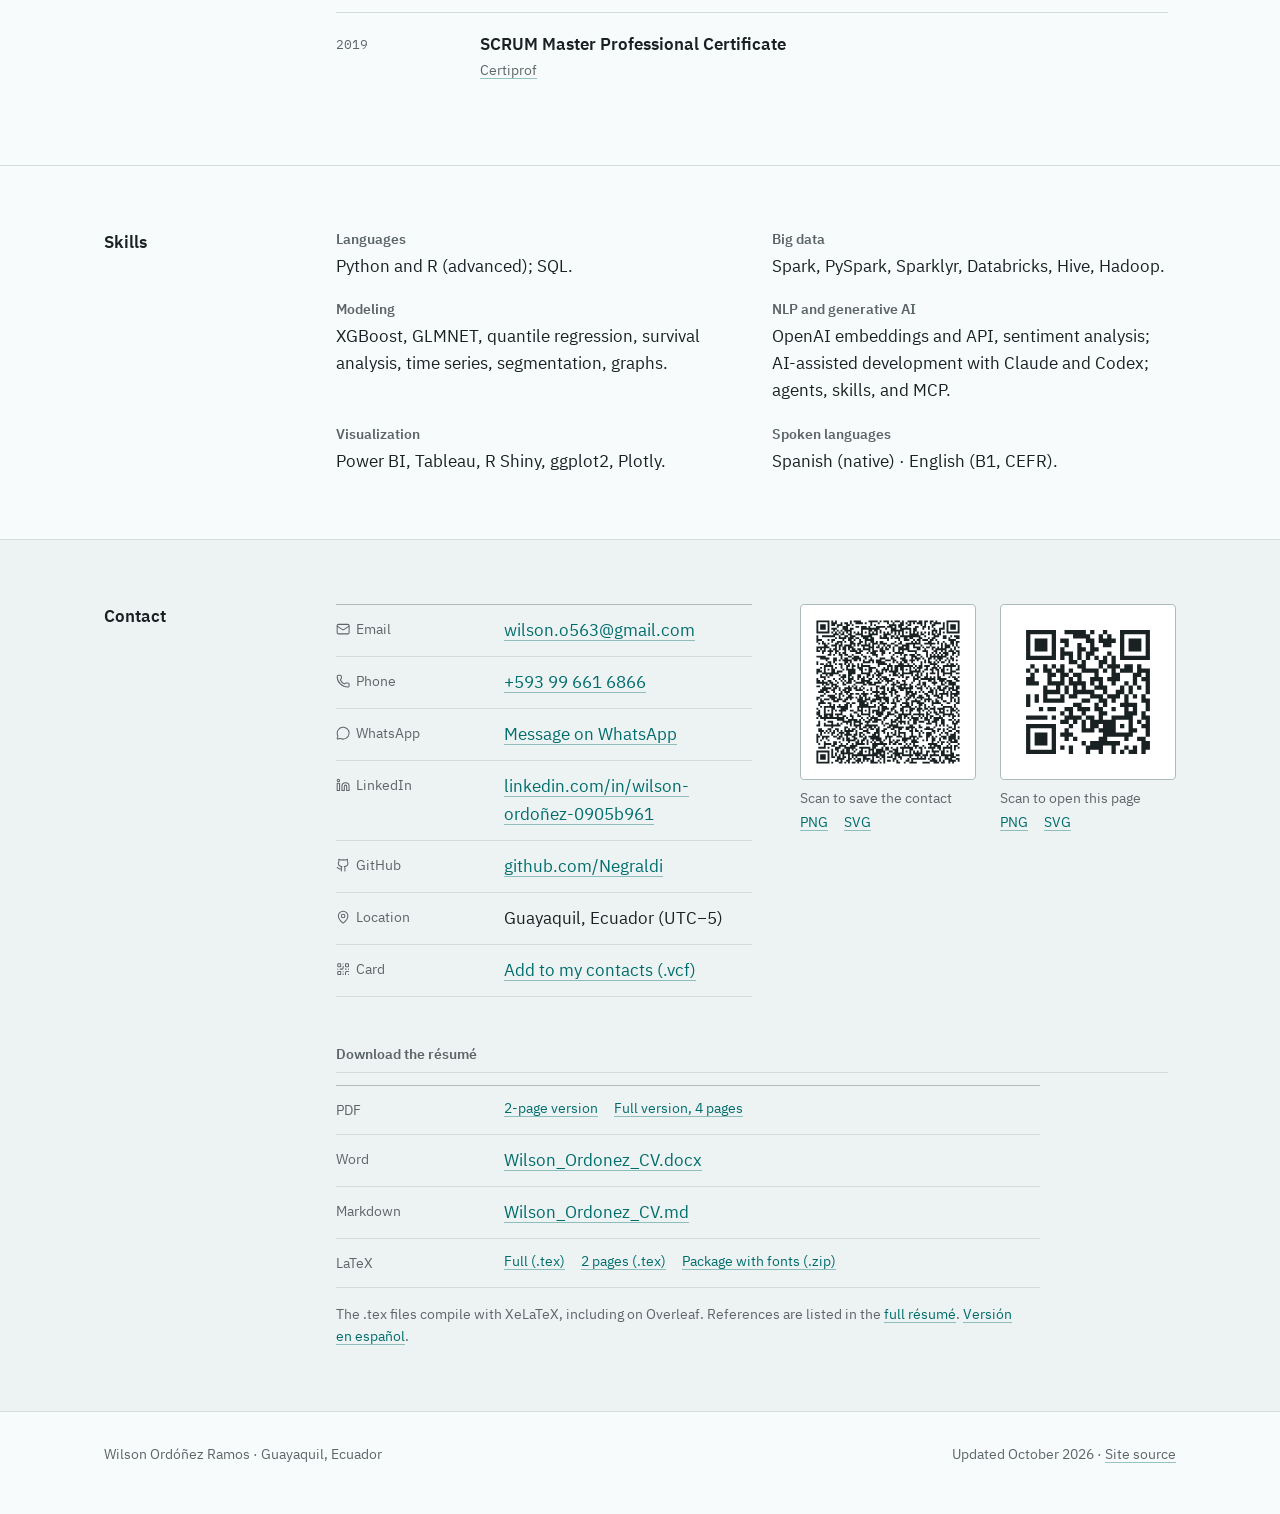
<file: en/index.html>
<!doctype html>
<html lang="en">
<head>
<meta charset="utf-8">
<meta name="viewport" content="width=device-width, initial-scale=1">
<title>Wilson Ordóñez Ramos · Data Scientist</title>
<meta name="description" content="Wilson Ordóñez Ramos, data scientist at Banco Guayaquil. Churn, customer lifetime value, next best offer, transaction networks and NLP. Master's in Data Science, PUC Chile.">
<meta name="author" content="Wilson Abdón Ordóñez Ramos">
<meta property="og:type" content="profile">
<meta property="og:title" content="Wilson Ordóñez Ramos · Data Scientist">
<meta property="og:description" content="Data scientist in banking. Master's in Data Science, PUC Chile.">
<meta property="og:url" content="https://negraldi.github.io/en/">
<meta property="og:locale" content="en_US">
<meta name="color-scheme" content="light dark">
<link rel="alternate" hreflang="es" href="https://negraldi.github.io/">
<link rel="alternate" hreflang="en" href="https://negraldi.github.io/en/">
<link rel="alternate" hreflang="x-default" href="https://negraldi.github.io/">
<link rel="canonical" href="https://negraldi.github.io/en/">
<link rel="preload" href="../fonts/IBMPlexSans-Regular.woff2" as="font" type="font/woff2" crossorigin>
<link rel="preload" href="../fonts/IBMPlexSans-SemiBold.woff2" as="font" type="font/woff2" crossorigin>
<link rel="stylesheet" href="../assets/site.css">
<script type="application/ld+json">
{
  "@context": "https://schema.org",
  "@type": "Person",
  "name": "Wilson Abdón Ordóñez Ramos",
  "jobTitle": "Data Scientist",
  "worksFor": {"@type": "Organization", "name": "Banco Guayaquil", "url": "https://www.bancoguayaquil.com"},
  "address": {"@type": "PostalAddress", "addressLocality": "Guayaquil", "addressCountry": "EC"},
  "email": "mailto:wilson.o563@gmail.com",
  "telephone": "+593996616866",
  "url": "https://negraldi.github.io/en/",
  "alumniOf": [
    {"@type": "CollegeOrUniversity", "name": "Pontificia Universidad Católica de Chile"},
    {"@type": "CollegeOrUniversity", "name": "Escuela Superior Politécnica del Litoral"}
  ],
  "sameAs": ["https://www.linkedin.com/in/wilson-ordo%C3%B1ez-0905b961/", "https://github.com/Negraldi"],
  "knowsAbout": ["Data science", "Machine learning", "XGBoost", "PySpark", "Databricks", "Customer lifetime value", "Survival analysis", "NLP", "Graph analytics"]
}
</script>
</head>
<body>
<!-- Iconos: Lucide (ISC), trazo uniforme -->
<svg class="sprite" aria-hidden="true" focusable="false" width="0" height="0" style="position:absolute">
<symbol id="i-mail" viewBox="0 0 24 24" fill="none" stroke="currentColor" stroke-width="1.75" stroke-linecap="round" stroke-linejoin="round"><path d="m22 7-8.991 5.727a2 2 0 0 1-2.009 0L2 7" /> <rect x="2" y="4" width="20" height="16" rx="2" /></symbol>
<symbol id="i-phone" viewBox="0 0 24 24" fill="none" stroke="currentColor" stroke-width="1.75" stroke-linecap="round" stroke-linejoin="round"><path d="M13.832 16.568a1 1 0 0 0 1.213-.303l.355-.465A2 2 0 0 1 17 15h3a2 2 0 0 1 2 2v3a2 2 0 0 1-2 2A18 18 0 0 1 2 4a2 2 0 0 1 2-2h3a2 2 0 0 1 2 2v3a2 2 0 0 1-.8 1.6l-.468.351a1 1 0 0 0-.292 1.233 14 14 0 0 0 6.392 6.384" /></symbol>
<symbol id="i-chat" viewBox="0 0 24 24" fill="none" stroke="currentColor" stroke-width="1.75" stroke-linecap="round" stroke-linejoin="round"><path d="M2.992 16.342a2 2 0 0 1 .094 1.167l-1.065 3.29a1 1 0 0 0 1.236 1.168l3.413-.998a2 2 0 0 1 1.099.092 10 10 0 1 0-4.777-4.719" /></symbol>
<symbol id="i-pin" viewBox="0 0 24 24" fill="none" stroke="currentColor" stroke-width="1.75" stroke-linecap="round" stroke-linejoin="round"><path d="M20 10c0 4.993-5.539 10.193-7.399 11.799a1 1 0 0 1-1.202 0C9.539 20.193 4 14.993 4 10a8 8 0 0 1 16 0" /> <circle cx="12" cy="10" r="3" /></symbol>
<symbol id="i-linkedin" viewBox="0 0 24 24" fill="none" stroke="currentColor" stroke-width="1.75" stroke-linecap="round" stroke-linejoin="round"><path d="M16 8a6 6 0 0 1 6 6v7h-4v-7a2 2 0 0 0-2-2 2 2 0 0 0-2 2v7h-4v-7a6 6 0 0 1 6-6z" /> <rect width="4" height="12" x="2" y="9" /> <circle cx="4" cy="4" r="2" /></symbol>
<symbol id="i-github" viewBox="0 0 24 24" fill="none" stroke="currentColor" stroke-width="1.75" stroke-linecap="round" stroke-linejoin="round"><path d="M15 22v-4a4.8 4.8 0 0 0-1-3.5c3 0 6-2 6-5.5.08-1.25-.27-2.48-1-3.5.28-1.15.28-2.35 0-3.5 0 0-1 0-3 1.5-2.64-.5-5.36-.5-8 0C6 2 5 2 5 2c-.3 1.15-.3 2.35 0 3.5A5.403 5.403 0 0 0 4 9c0 3.5 3 5.5 6 5.5-.39.49-.68 1.05-.85 1.65-.17.6-.22 1.23-.15 1.85v4" /> <path d="M9 18c-4.51 2-5-2-7-2" /></symbol>
<symbol id="i-vcard" viewBox="0 0 24 24" fill="none" stroke="currentColor" stroke-width="1.75" stroke-linecap="round" stroke-linejoin="round"><rect width="5" height="5" x="3" y="3" rx="1" /> <rect width="5" height="5" x="16" y="3" rx="1" /> <rect width="5" height="5" x="3" y="16" rx="1" /> <path d="M21 16h-3a2 2 0 0 0-2 2v3" /> <path d="M21 21v.01" /> <path d="M12 7v3a2 2 0 0 1-2 2H7" /> <path d="M3 12h.01" /> <path d="M12 3h.01" /> <path d="M12 16v.01" /> <path d="M16 12h1" /> <path d="M21 12v.01" /> <path d="M12 21v-1" /></symbol>
</svg>
<a class="skip" href="#content">Skip to content</a>

<header class="topbar">
  <div class="wrap">
    <a class="brand" href="./">Wilson Ordóñez Ramos</a>
    <nav aria-label="Main">
      <ul>
        <li><a href="#experience">Experience</a></li>
        <li><a href="#projects">Projects</a></li>
        <li><a href="#publications">Publications</a></li>
        <li><a href="cv.html">Résumé</a></li>
        <li><a href="#contact">Contact</a></li>
        <li class="lang"><a href="../" hreflang="es" lang="es" title="Versión en español">ES</a><span aria-current="true" lang="en">EN</span></li>
      </ul>
    </nav>
  </div>
</header>

<main id="content">

<section class="intro" aria-labelledby="name">
  <div class="wrap">
    <h1 id="name">Wilson Abdón Ordóñez Ramos</h1>
    <p class="role">Data scientist. Customer behavior models for retail banking.</p>
    <dl class="spec">
      <div><dt>Current role</dt><dd>Data Scientist · <a href="https://www.bancoguayaquil.com">Banco Guayaquil</a>, Retail Banking <span class="when" style="margin-left:.5rem">2018 – now</span></dd></div>
      <div><dt>Focus</dt><dd>Churn and retention, customer lifetime value (CLV), next best offer, transaction networks, and NLP with embeddings.</dd></div>
      <div><dt>Stack</dt><dd><span class="mono">Python · R · SQL · PySpark · Databricks · XGBoost</span></dd></div>
      <div><dt>Education</dt><dd>Master's in Data Science, <a href="https://uconline.uc.cl/programa/magister-en-ciencia-de-datos/">PUC Chile</a> (2026)<br>Engineering degree in Statistics and Computing, <a href="https://www.espol.edu.ec">ESPOL</a> (2017)</dd></div>
      <div><dt>Publication</dt><dd><a href="https://doi.org/10.1021/acsomega.2c05672"><i>ACS Omega</i>, 2023</a> · co-author</dd></div>
      <div><dt>Code</dt><dd><a href="https://github.com/Negraldi">github.com/Negraldi</a></dd></div>
      <div><dt>Location</dt><dd>Guayaquil, Ecuador</dd></div>
      <div><dt>Languages</dt><dd>Spanish (native) · English (B1, CEFR)</dd></div>
    </dl>
    <div class="actions">
      <a class="button" href="mailto:wilson.o563@gmail.com">Send an email</a>
      <a class="plain" href="https://www.linkedin.com/in/wilson-ordo%C3%B1ez-0905b961/"><svg class="icon" aria-hidden="true"><use href="#i-linkedin"/></svg>LinkedIn</a>
      <a class="plain" href="tel:+593996616866"><svg class="icon" aria-hidden="true"><use href="#i-phone"/></svg>+593 99 661 6866</a>
      <a class="plain" href="../cv/en/Wilson_Ordonez_Resume_2p.pdf" download>Download résumé (PDF)</a>
    </div>
  </div>
</section>

<section class="section" id="experience" aria-labelledby="h-exp">
  <div class="wrap">
    <h2 id="h-exp">Experience</h2>
    <ol class="register">
      <li>
        <span class="when">2018 – now</span>
        <div>
          <h3><a href="https://www.bancoguayaquil.com">Banco Guayaquil</a></h3>
          <p class="sub">Data Analytics, Retail Banking Tribe · Guayaquil, Ecuador</p>
          <ul class="roles">
            <li><b>Data Scientist</b> <span class="when">2025 – now</span><br>Primary-bank customer model, NLP on customer communications, and the return on digital experience.</li>
            <li><b>Senior Officer</b> <span class="when">2023 – 2024</span><br>Customer lifetime value with survival analysis, and recommendations based on product adoption paths.</li>
            <li><b>Officer</b> <span class="when">2018 – 2023</span><br>Multi-product churn, spending profiles, transaction networks, and automation of Risk processes.</li>
          </ul>
        </div>
      </li>
      <li>
        <span class="when">2021</span>
        <div>
          <h3>Research Assistant</h3>
          <p class="sub"><a href="https://www.fcnm.espol.edu.ec">Faculty of Natural Sciences and Mathematics, ESPOL</a></p>
          <p>Methodology, validation, and formal analysis for the study published in <i>ACS Omega</i>.</p>
        </div>
      </li>
      <li>
        <span class="when">2017 – 2018</span>
        <div>
          <h3>Teaching Technician</h3>
          <p class="sub"><a href="https://www.fcnm.espol.edu.ec">Faculty of Natural Sciences and Mathematics, ESPOL</a></p>
          <p>Student demand forecasting with XGBoost and time series; pre/post analysis of physics learning outcomes.</p>
        </div>
      </li>
      <li>
        <span class="when">2014 – 2016</span>
        <div>
          <h3>Assistantships and internships</h3>
          <p class="sub">ESPOL · <a href="https://www.inamhi.gob.ec">INAMHI</a> · Hospital León Becerra</p>
          <p>Demand studies for graduate programs, rainfall analysis, and crime statistics.</p>
        </div>
      </li>
    </ol>
    <p class="note" style="margin-top: var(--s6)"><a href="cv.html">See the full résumé</a></p>
  </div>
</section>

<section class="section" id="projects" aria-labelledby="h-proj">
  <div class="wrap">
    <h2 id="h-proj">Projects</h2>

    <h3 class="subhead">At Banco Guayaquil</h3>
    <p class="note" style="margin-bottom: var(--s4)">Internal projects: code and data are confidential.</p>
    <ol class="register">
      <li>
        <span class="when">2025</span>
        <div>
          <h3>Primary Bank Model</h3>
          <p>Identifies customers who use the bank as their primary financial institution, combining factor analysis, XGBoost, and centrality in money-transfer networks.</p>
          <p class="stack">PySpark · Databricks · Hive · XGBoost · NetworkX · igraph</p>
        </div>
      </li>
      <li>
        <span class="when">2025</span>
        <div>
          <h3>Sentiment analysis of customer communications</h3>
          <p>NLP pipeline on customer messages using OpenAI embeddings and dimensionality reduction (PCA, ICA) to classify messages and detect patterns.</p>
          <p class="stack">Python · R · OpenAI API</p>
        </div>
      </li>
      <li>
        <span class="when">2025</span>
        <div>
          <h3>Return on Experience</h3>
          <p>Econometric models that measure how profitability (ROA, ROE) responds to CSAT and NPS, to estimate the return on improving the digital experience.</p>
        </div>
      </li>
      <li>
        <span class="when">2023</span>
        <div>
          <h3>Customer Lifetime Value</h3>
          <p>Customer value across deposits and loans: survival analysis for customer lifetime and regression for financial behavior.</p>
          <p class="stack">R · survival · earth · XGBoost · Sparklyr</p>
        </div>
      </li>
      <li>
        <span class="when">2023</span>
        <div>
          <h3>Next Best Offer from product adoption paths</h3>
          <p>Recommendations based on the order in which customers acquire products, for cross-selling and retention.</p>
        </div>
      </li>
      <li>
        <span class="when">2022</span>
        <div>
          <h3>Multi-product churn</h3>
          <p>Churn prediction for insurance, deposits, and other products with GLMNET and XGBoost; spending profiles and segmentation.</p>
          <p class="stack">R · GLMNET · XGBoost · Sparklyr</p>
        </div>
      </li>
    </ol>

    <h3 class="subhead">Open source and public data</h3>
    <ol class="register">
      <li>
        <span class="when">2025</span>
        <div>
          <h3>Election results maps by electoral zone</h3>
          <p>Downloads data from Ecuador's National Electoral Council (CNE) and its geographic service, merges polling stations into electoral zones, and maps the 2025 election in three cities.</p>
          <p class="stack">R · sf · mapview · Leaflet</p>
          <p class="links"><a href="../GYE_RESULT_ELEC.html">Guayaquil</a><a href="../QUI_RESULT_ELEC.html">Quito</a><a href="../CUE_RESULT_ELEC.html">Cuenca</a><a href="https://github.com/Negraldi/Negraldi.github.io/blob/main/descarga_cne.R">Code</a></p>
        </div>
      </li>
      <li>
        <span class="when">2023</span>
        <div>
          <h3><a href="https://github.com/Negraldi/Urban_Structure_Visualization_Ecuador">Urban structure of Ecuador</a></h3>
          <p>Street-network maps from OpenStreetMap data: streets colored by orientation, water bodies, and islands.</p>
          <p class="stack">R · OpenStreetMap</p>
        </div>
      </li>
      <li>
        <span class="when">2023</span>
        <div>
          <h3><a href="https://github.com/Negraldi/Speaker-Diarization-and-Transcription">Speaker diarization and transcription</a></h3>
          <p>End-to-end pipeline: YouTube audio download, transcription, and speaker separation.</p>
          <p class="stack">Python · Jupyter</p>
        </div>
      </li>
      <li>
        <span class="when">2021</span>
        <div>
          <h3><a href="https://github.com/Negraldi/Lexico_Espaniol">Spanish emotion lexicon</a></h3>
          <p>Spanish translation of a valence-arousal-dominance (VAD) dictionary and an emotion lexicon, for sentiment analysis.</p>
        </div>
      </li>
      <li>
        <span class="when">2020</span>
        <div>
          <h3><a href="https://github.com/Negraldi/mort_covid19_ecuador">COVID-19 mortality in Ecuador</a></h3>
          <p>Analysis code for mortality during the pandemic in Ecuador.</p>
          <p class="stack">R</p>
        </div>
      </li>
      <li>
        <span class="when">2026</span>
        <div>
          <h3><a href="https://github.com/Negraldi/amauta">amauta</a></h3>
          <p>A small Claude Code harness in plain Node.js and standard-library Python: memory, telemetry, graph memory, and a control portal.</p>
          <p class="stack">JavaScript · Python</p>
        </div>
      </li>
    </ol>
    <p class="note" style="margin-top: var(--s6)">More repositories, including Linux drivers, at <a href="https://github.com/Negraldi">github.com/Negraldi</a>.</p>
  </div>
</section>

<section class="section" id="publications" aria-labelledby="h-pub">
  <div class="wrap">
    <h2 id="h-pub">Publications and research</h2>
    <ol class="register">
      <li>
        <span class="when">2023</span>
        <div>
          <h3><a href="https://doi.org/10.1021/acsomega.2c05672">Cost-Effective Pipeline for a Rational Design and Selection of Capsaicin Analogues Targeting TRPV1 Channels</a></h3>
          <p class="sub">Bustos, D.; Galarza, C.; <b>Ordoñez, W.</b>; Brauchi, S.; Benso, B. · <i>ACS Omega</i>, 8(13), 11736–11749</p>
          <p>Contribution: methodology, validation, formal analysis, review and editing.</p>
          <p class="links"><a href="https://doi.org/10.1021/acsomega.2c05672">DOI</a><a href="https://pmc.ncbi.nlm.nih.gov/articles/PMC10077575/">Full text (PMC)</a><a href="https://pubmed.ncbi.nlm.nih.gov/37033853/">PubMed</a><a href="https://www.semanticscholar.org/author/2212783045">Semantic Scholar</a></p>
        </div>
      </li>
      <li>
        <span class="when">2017</span>
        <div>
          <h3><a href="https://www.dspace.espol.edu.ec/retrieve/99409/D-CD102601.pdf" lang="es">Análisis de la estructura en la distribución de los ingresos de los ecuatorianos usando modelo de regresión cuantílica robusta</a></h3>
          <p class="sub">Engineering thesis (in Spanish) · ESPOL</p>
          <p>The structure of Ecuadorian income distribution: labor income gaps by sex and region from 2007 to 2016, estimated with robust quantile regression on INEC's ENEMDU survey.</p>
          <p class="links"><a href="https://www.dspace.espol.edu.ec/retrieve/99409/D-CD102601.pdf">PDF in the ESPOL repository</a><a href="https://catalog.ihsn.org/citations/69997">IHSN catalog</a></p>
        </div>
      </li>
      <li>
        <span class="when">2016</span>
        <div>
          <h3>Multivariate analysis of relationships between open-ended text and categorical or numeric variables</h3>
          <p class="sub">Conference talk · <a href="https://fcnm.espol.edu.ec/es/jornadas-en-estad%C3%ADstica-e-inform%C3%A1tica">19th Statistics and Computing Conference, ESPOL</a></p>
          <p>An application to crime statistics.</p>
        </div>
      </li>
    </ol>
  </div>
</section>

<section class="section" id="education" aria-labelledby="h-edu">
  <div class="wrap">
    <h2 id="h-edu">Education</h2>
    <ol class="register">
      <li>
        <span class="when">2026</span>
        <div>
          <h3>Master's in Data Science</h3>
          <p class="sub"><a href="https://uconline.uc.cl/programa/magister-en-ciencia-de-datos/">Pontificia Universidad Católica de Chile</a></p>
          <p>Big data (Spark, Hadoop), machine learning and deep learning, Bayesian methods, AI ethics, and model explainability.</p>
        </div>
      </li>
      <li>
        <span class="when">2012 – 2017</span>
        <div>
          <h3>Engineering degree in Statistics and Computing</h3>
          <p class="sub"><a href="https://www.espol.edu.ec">Escuela Superior Politécnica del Litoral (ESPOL)</a> · <span lang="es">Ingeniería en Estadística Informática</span></p>
        </div>
      </li>
      <li>
        <span class="when">2019</span>
        <div>
          <h3>SCRUM Master Professional Certificate</h3>
          <p class="sub"><a href="https://certiprof.com">Certiprof</a></p>
        </div>
      </li>
    </ol>
  </div>
</section>

<section class="section" id="skills" aria-labelledby="h-skills">
  <div class="wrap">
    <h2 id="h-skills">Skills</h2>
    <dl class="skills">
      <div><dt>Languages</dt><dd>Python and R (advanced); SQL.</dd></div>
      <div><dt>Big data</dt><dd>Spark, PySpark, Sparklyr, Databricks, Hive, Hadoop.</dd></div>
      <div><dt>Modeling</dt><dd>XGBoost, GLMNET, quantile regression, survival analysis, time series, segmentation, graphs.</dd></div>
      <div><dt>NLP and generative AI</dt><dd>OpenAI embeddings and API, sentiment analysis; AI-assisted development with Claude and Codex; agents, skills, and MCP.</dd></div>
      <div><dt>Visualization</dt><dd>Power BI, Tableau, R Shiny, ggplot2, Plotly.</dd></div>
      <div><dt>Spoken languages</dt><dd>Spanish (native) · English (B1, CEFR).</dd></div>
    </dl>
  </div>
</section>

<section class="section contact-band" id="contact" aria-labelledby="h-contact">
  <div class="wrap">
    <h2 id="h-contact">Contact</h2>
    <div class="contact-grid">
    <ul class="contact-list">
      <li><span class="label"><svg class="icon" aria-hidden="true"><use href="#i-mail"/></svg>Email</span><a href="mailto:wilson.o563@gmail.com">wilson.o563@gmail.com</a></li>
      <li><span class="label"><svg class="icon" aria-hidden="true"><use href="#i-phone"/></svg>Phone</span><a href="tel:+593996616866">+593 99 661 6866</a></li>
      <li><span class="label"><svg class="icon" aria-hidden="true"><use href="#i-chat"/></svg>WhatsApp</span><a href="https://wa.me/593996616866">Message on WhatsApp</a></li>
      <li><span class="label"><svg class="icon" aria-hidden="true"><use href="#i-linkedin"/></svg>LinkedIn</span><a href="https://www.linkedin.com/in/wilson-ordo%C3%B1ez-0905b961/">linkedin.com/in/wilson-ordoñez-0905b961</a></li>
      <li><span class="label"><svg class="icon" aria-hidden="true"><use href="#i-github"/></svg>GitHub</span><a href="https://github.com/Negraldi">github.com/Negraldi</a></li>
      <li><span class="label"><svg class="icon" aria-hidden="true"><use href="#i-pin"/></svg>Location</span><span>Guayaquil, Ecuador (UTC−5)</span></li>
      <li><span class="label"><svg class="icon" aria-hidden="true"><use href="#i-vcard"/></svg>Card</span><a href="../qr/contact_en.vcf" download="Wilson_Ordonez.vcf">Add to my contacts (.vcf)</a></li>
    </ul>
    <div class="qr-set">
      <figure class="qr">
        <img src="../qr/qr_contact_en.svg" width="192" height="192" alt="QR code with Wilson Ordóñez Ramos's contact card">
        <figcaption>Scan to save the contact<span class="links"><a href="../qr/qr_contact_en.png" download>PNG</a><a href="../qr/qr_contact_en.svg" download>SVG</a></span></figcaption>
      </figure>
      <figure class="qr">
        <img src="../qr/qr_web_en.svg" width="192" height="192" alt="QR code to negraldi.github.io/en/">
        <figcaption>Scan to open this page<span class="links"><a href="../qr/qr_web_en.png" download>PNG</a><a href="../qr/qr_web_en.svg" download>SVG</a></span></figcaption>
      </figure>
    </div>
    </div>

    <h3 class="subhead" style="margin-top: var(--s12)">Download the résumé</h3>
    <ul class="contact-list">
      <li><span class="label">PDF</span><span class="links" style="margin:0"><a href="../cv/en/Wilson_Ordonez_Resume_2p.pdf" download>2-page version</a><a href="../cv/en/Wilson_Ordonez_CV_full.pdf" download>Full version, 4 pages</a></span></li>
      <li><span class="label">Word</span><a href="../cv/en/Wilson_Ordonez_CV.docx" download>Wilson_Ordonez_CV.docx</a></li>
      <li><span class="label">Markdown</span><a href="../cv/en/Wilson_Ordonez_CV.md" download>Wilson_Ordonez_CV.md</a></li>
      <li><span class="label">LaTeX</span><span class="links" style="margin:0"><a href="../cv/en/Wilson_Ordonez_CV.tex" download>Full (.tex)</a><a href="../cv/en/Wilson_Ordonez_Resume_2p.tex" download>2 pages (.tex)</a><a href="../cv/en/Wilson_Ordonez_CV_LaTeX.zip" download>Package with fonts (.zip)</a></span></li>
    </ul>
    <p class="note" style="margin-top: var(--s4)">The .tex files compile with XeLaTeX, including on Overleaf. References are listed in the <a href="cv.html#references">full résumé</a>. <a href="../">Versión en español</a>.</p>
  </div>
</section>

</main>

<footer class="footer">
  <div class="wrap">
    <span>Wilson Ordóñez Ramos · Guayaquil, Ecuador</span>
    <span>Updated October 2026 · <a href="https://github.com/Negraldi/Negraldi.github.io">Site source</a></span>
  </div>
</footer>
</body>
</html>
</file>
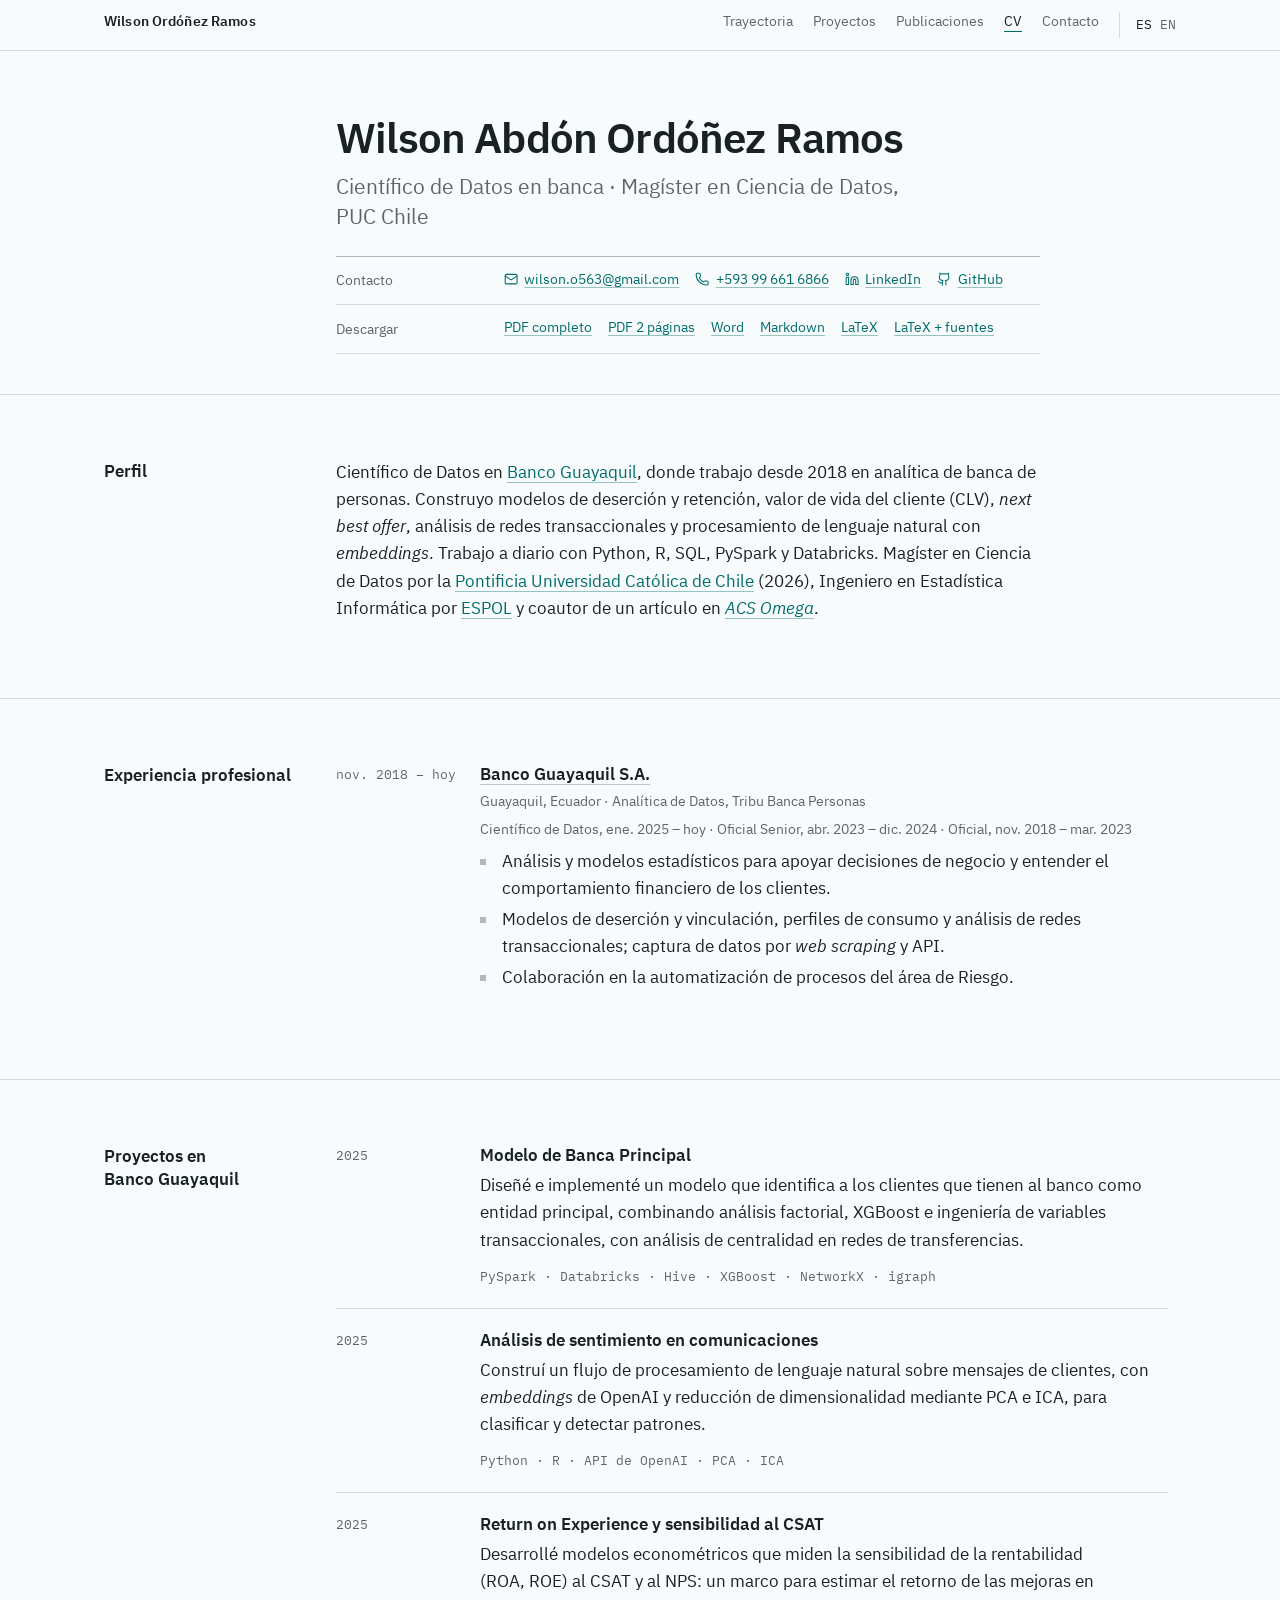
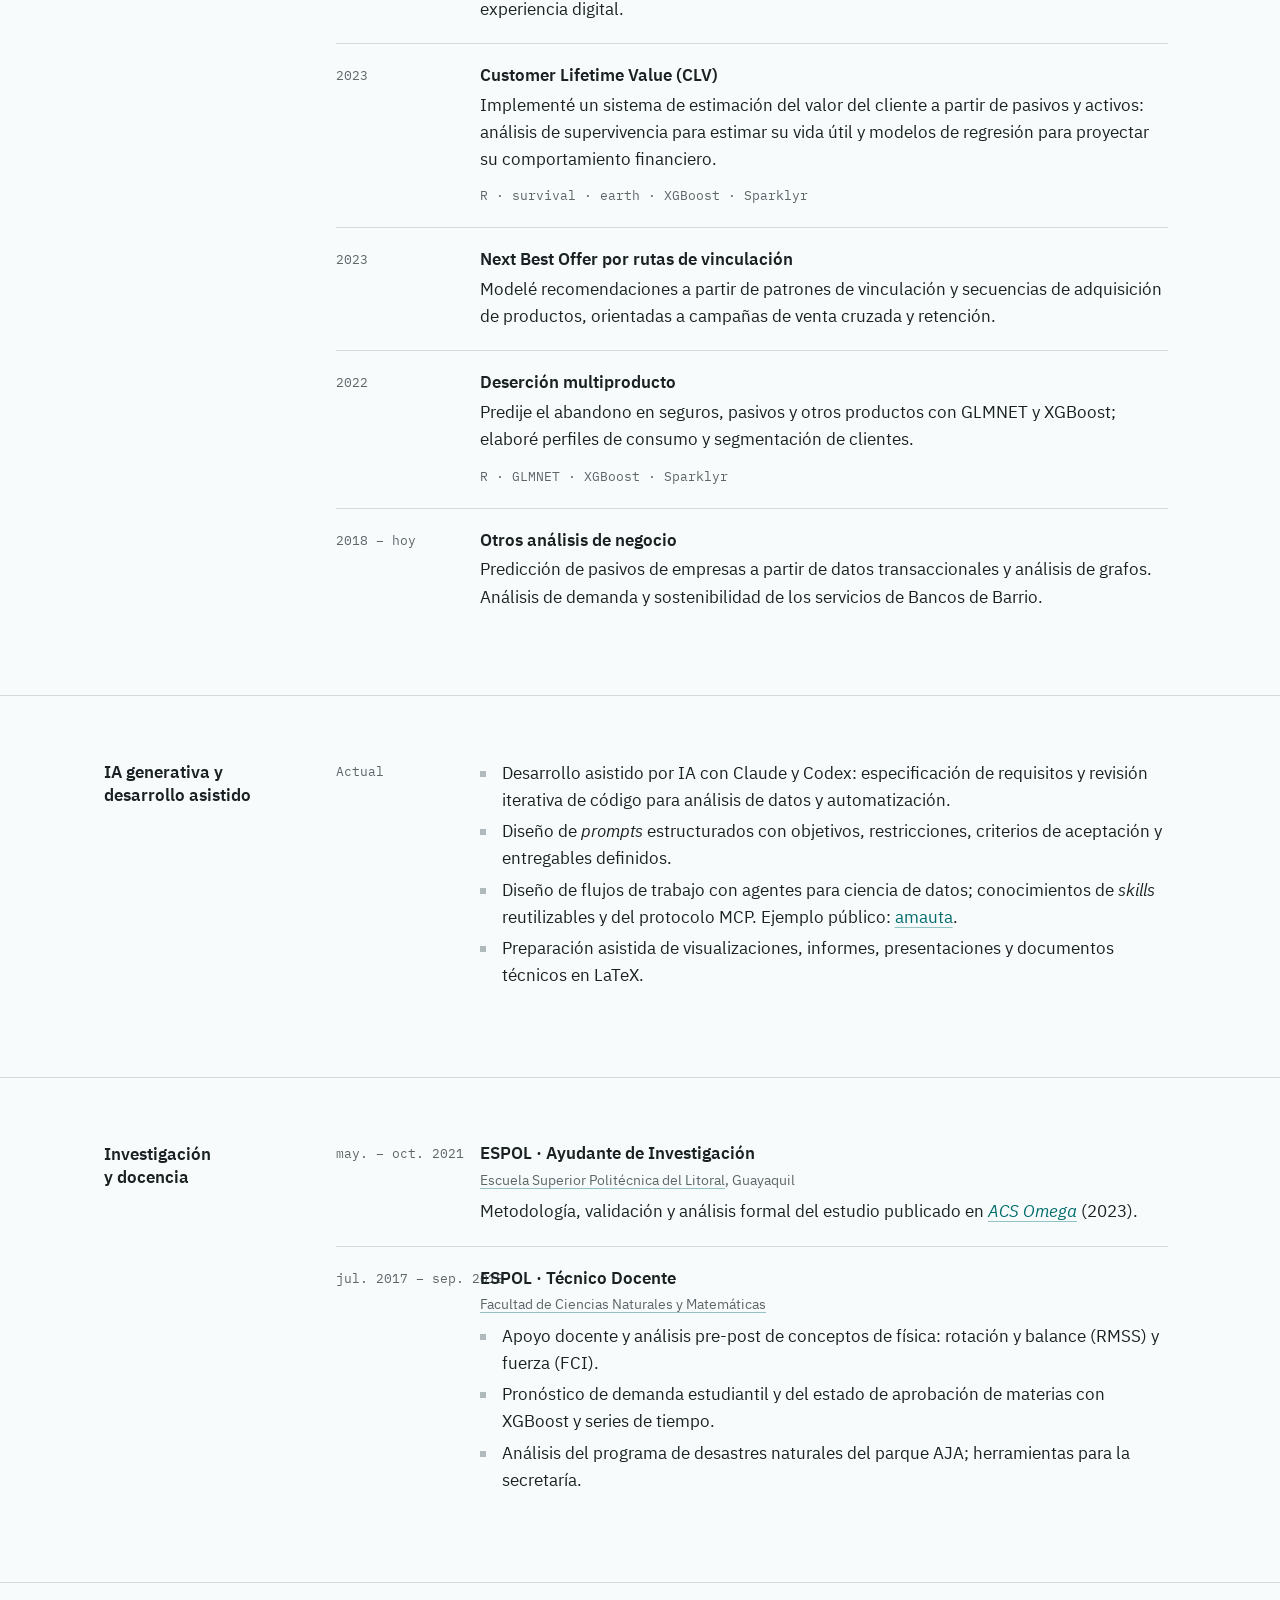
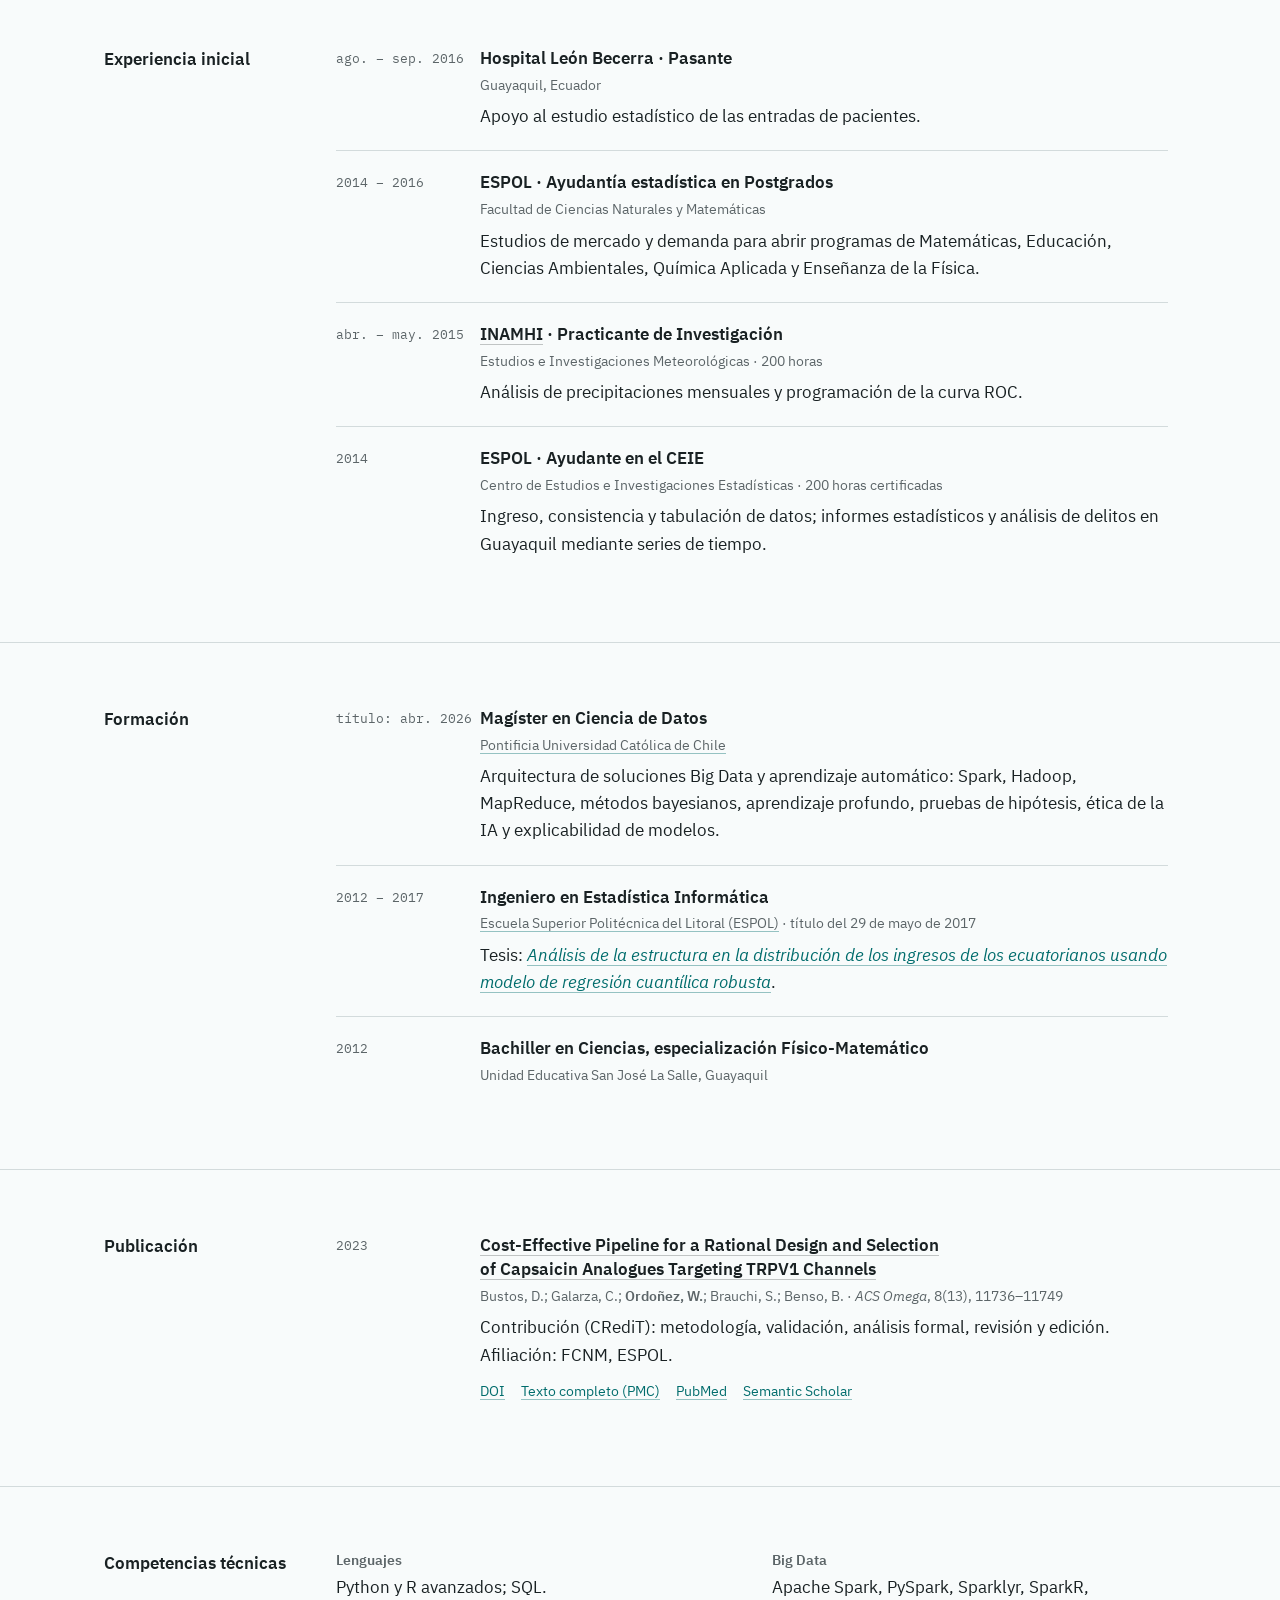
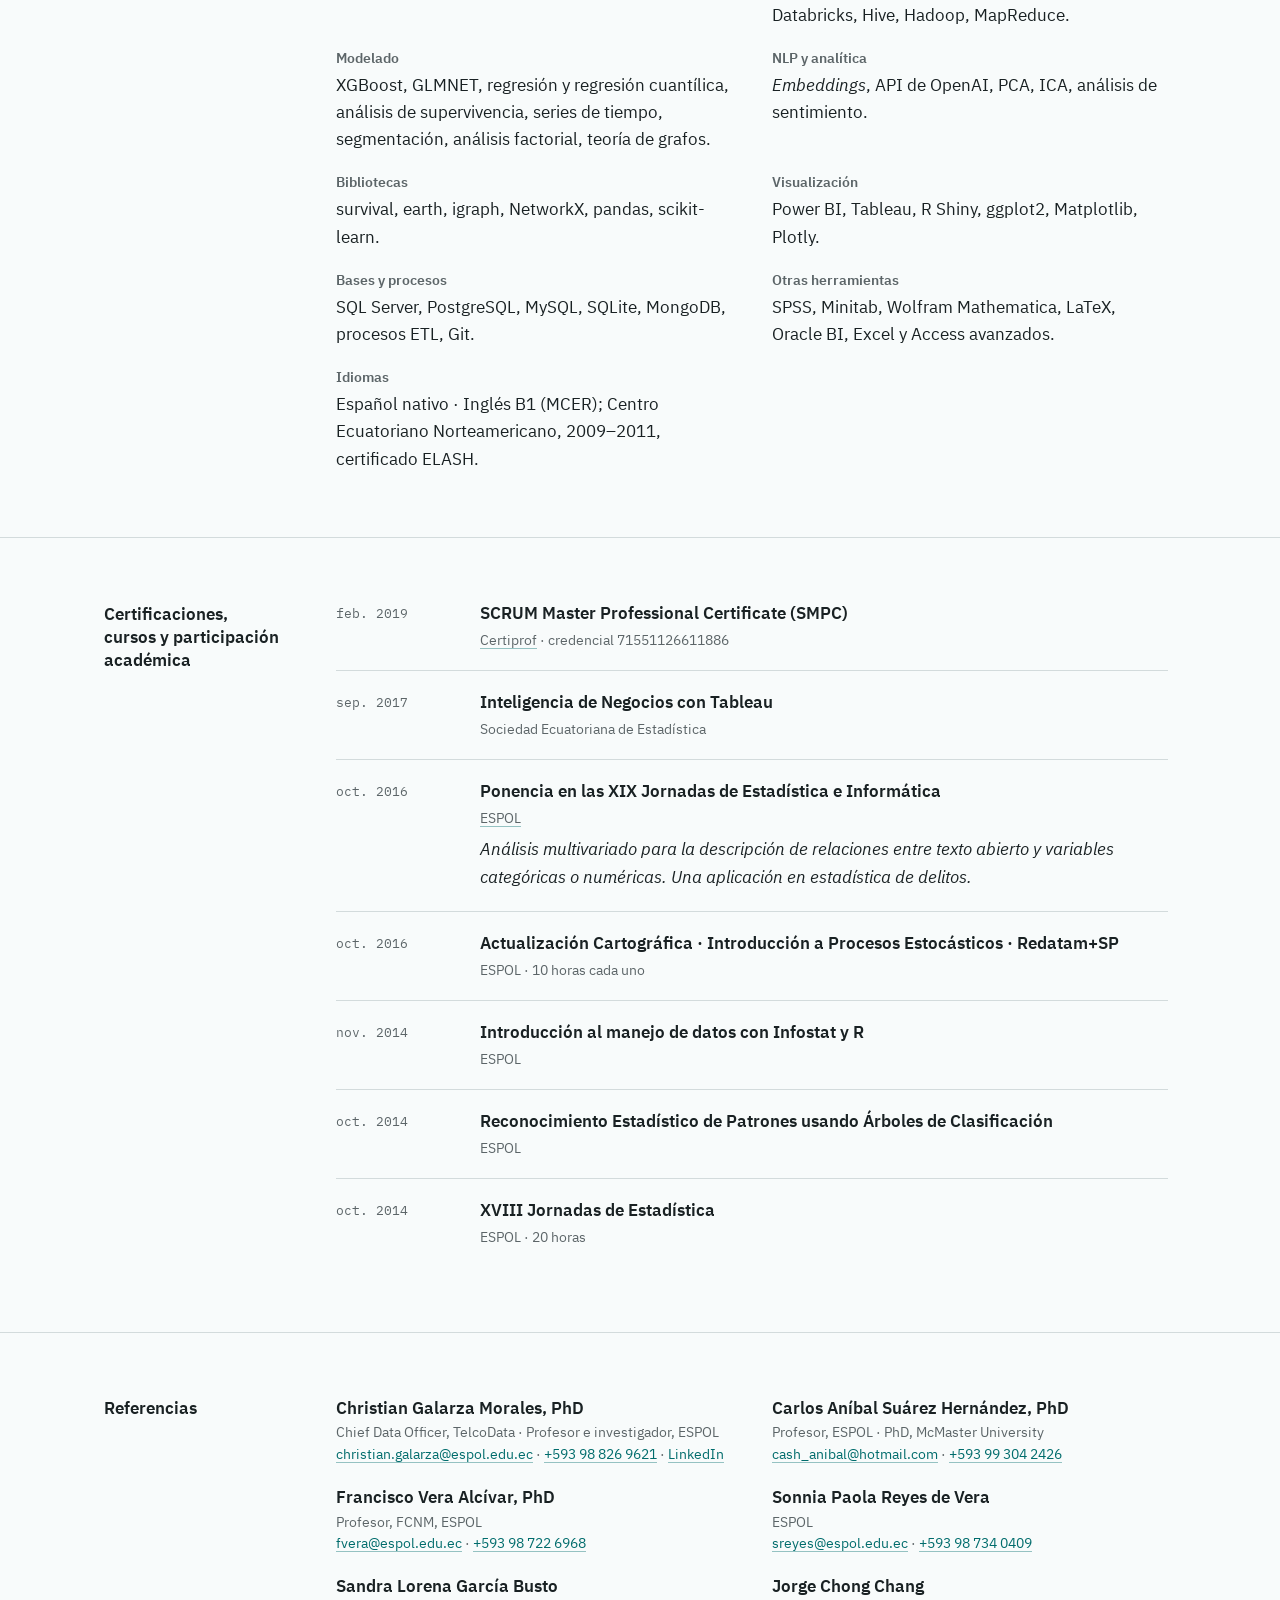
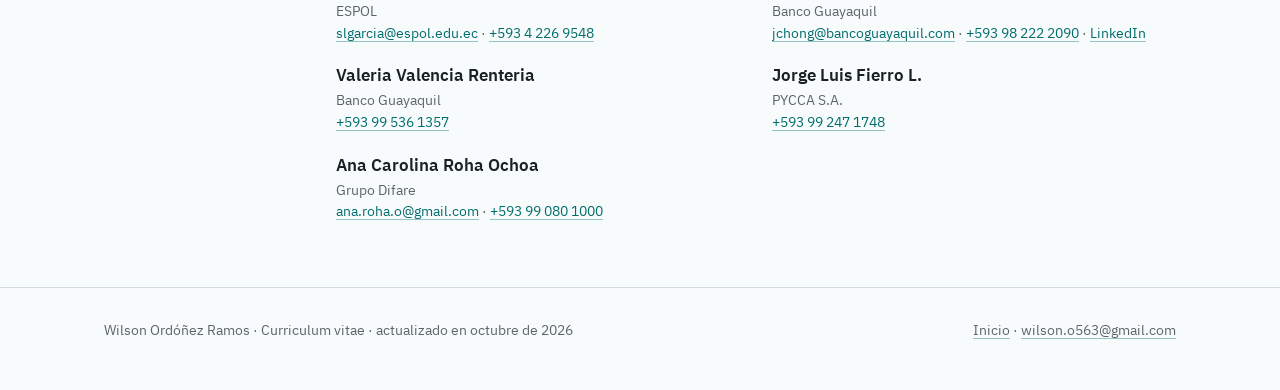
<file: cv.html>
<!doctype html>
<html lang="es">
<head>
<meta charset="utf-8">
<meta name="viewport" content="width=device-width, initial-scale=1">
<title>CV · Wilson Ordóñez Ramos</title>
<meta name="description" content="Curriculum vitae completo de Wilson Ordóñez Ramos, científico de datos en Banco Guayaquil. Descargable en PDF, Word, Markdown y LaTeX.">
<meta name="author" content="Wilson Abdón Ordóñez Ramos">
<meta name="color-scheme" content="light dark">
<link rel="alternate" hreflang="es" href="https://negraldi.github.io/cv.html">
<link rel="alternate" hreflang="en" href="https://negraldi.github.io/en/cv.html">
<link rel="alternate" hreflang="x-default" href="https://negraldi.github.io/cv.html">
<link rel="canonical" href="https://negraldi.github.io/cv.html">
<link rel="preload" href="fonts/IBMPlexSans-Regular.woff2" as="font" type="font/woff2" crossorigin>
<link rel="preload" href="fonts/IBMPlexSans-SemiBold.woff2" as="font" type="font/woff2" crossorigin>
<link rel="stylesheet" href="assets/site.css">
</head>
<body>
<!-- Iconos: Lucide (ISC), trazo uniforme -->
<svg class="sprite" aria-hidden="true" focusable="false" width="0" height="0" style="position:absolute">
<symbol id="i-mail" viewBox="0 0 24 24" fill="none" stroke="currentColor" stroke-width="1.75" stroke-linecap="round" stroke-linejoin="round"><path d="m22 7-8.991 5.727a2 2 0 0 1-2.009 0L2 7" /> <rect x="2" y="4" width="20" height="16" rx="2" /></symbol>
<symbol id="i-phone" viewBox="0 0 24 24" fill="none" stroke="currentColor" stroke-width="1.75" stroke-linecap="round" stroke-linejoin="round"><path d="M13.832 16.568a1 1 0 0 0 1.213-.303l.355-.465A2 2 0 0 1 17 15h3a2 2 0 0 1 2 2v3a2 2 0 0 1-2 2A18 18 0 0 1 2 4a2 2 0 0 1 2-2h3a2 2 0 0 1 2 2v3a2 2 0 0 1-.8 1.6l-.468.351a1 1 0 0 0-.292 1.233 14 14 0 0 0 6.392 6.384" /></symbol>
<symbol id="i-chat" viewBox="0 0 24 24" fill="none" stroke="currentColor" stroke-width="1.75" stroke-linecap="round" stroke-linejoin="round"><path d="M2.992 16.342a2 2 0 0 1 .094 1.167l-1.065 3.29a1 1 0 0 0 1.236 1.168l3.413-.998a2 2 0 0 1 1.099.092 10 10 0 1 0-4.777-4.719" /></symbol>
<symbol id="i-pin" viewBox="0 0 24 24" fill="none" stroke="currentColor" stroke-width="1.75" stroke-linecap="round" stroke-linejoin="round"><path d="M20 10c0 4.993-5.539 10.193-7.399 11.799a1 1 0 0 1-1.202 0C9.539 20.193 4 14.993 4 10a8 8 0 0 1 16 0" /> <circle cx="12" cy="10" r="3" /></symbol>
<symbol id="i-linkedin" viewBox="0 0 24 24" fill="none" stroke="currentColor" stroke-width="1.75" stroke-linecap="round" stroke-linejoin="round"><path d="M16 8a6 6 0 0 1 6 6v7h-4v-7a2 2 0 0 0-2-2 2 2 0 0 0-2 2v7h-4v-7a6 6 0 0 1 6-6z" /> <rect width="4" height="12" x="2" y="9" /> <circle cx="4" cy="4" r="2" /></symbol>
<symbol id="i-github" viewBox="0 0 24 24" fill="none" stroke="currentColor" stroke-width="1.75" stroke-linecap="round" stroke-linejoin="round"><path d="M15 22v-4a4.8 4.8 0 0 0-1-3.5c3 0 6-2 6-5.5.08-1.25-.27-2.48-1-3.5.28-1.15.28-2.35 0-3.5 0 0-1 0-3 1.5-2.64-.5-5.36-.5-8 0C6 2 5 2 5 2c-.3 1.15-.3 2.35 0 3.5A5.403 5.403 0 0 0 4 9c0 3.5 3 5.5 6 5.5-.39.49-.68 1.05-.85 1.65-.17.6-.22 1.23-.15 1.85v4" /> <path d="M9 18c-4.51 2-5-2-7-2" /></symbol>
<symbol id="i-vcard" viewBox="0 0 24 24" fill="none" stroke="currentColor" stroke-width="1.75" stroke-linecap="round" stroke-linejoin="round"><rect width="5" height="5" x="3" y="3" rx="1" /> <rect width="5" height="5" x="16" y="3" rx="1" /> <rect width="5" height="5" x="3" y="16" rx="1" /> <path d="M21 16h-3a2 2 0 0 0-2 2v3" /> <path d="M21 21v.01" /> <path d="M12 7v3a2 2 0 0 1-2 2H7" /> <path d="M3 12h.01" /> <path d="M12 3h.01" /> <path d="M12 16v.01" /> <path d="M16 12h1" /> <path d="M21 12v.01" /> <path d="M12 21v-1" /></symbol>
</svg>
<a class="skip" href="#contenido">Saltar al contenido</a>

<header class="topbar">
  <div class="wrap">
    <a class="brand" href="./">Wilson Ordóñez Ramos</a>
    <nav aria-label="Principal">
      <ul>
        <li><a href="./#trayectoria">Trayectoria</a></li>
        <li><a href="./#proyectos">Proyectos</a></li>
        <li><a href="./#publicaciones">Publicaciones</a></li>
        <li><a href="cv.html" aria-current="page">CV</a></li>
        <li><a href="./#contacto">Contacto</a></li>
        <li class="lang"><span aria-current="true" lang="es">ES</span><a href="en/cv.html" hreflang="en" lang="en" title="English version">EN</a></li>
      </ul>
    </nav>
  </div>
</header>

<main id="contenido">

<section class="cv-head" aria-labelledby="nombre">
  <div class="wrap">
    <h1 id="nombre">Wilson Abdón Ordóñez Ramos</h1>
    <p class="role">Científico de Datos en banca · Magíster en Ciencia de Datos, PUC Chile</p>
    <ul class="contact-list">
      <li><span class="label">Contacto</span><span class="links" style="margin:0"><a href="mailto:wilson.o563@gmail.com"><svg class="icon" aria-hidden="true"><use href="#i-mail"/></svg>wilson.o563@gmail.com</a><a href="tel:+593996616866"><svg class="icon" aria-hidden="true"><use href="#i-phone"/></svg>+593 99 661 6866</a><a href="https://www.linkedin.com/in/wilson-ordo%C3%B1ez-0905b961/"><svg class="icon" aria-hidden="true"><use href="#i-linkedin"/></svg>LinkedIn</a><a href="https://github.com/Negraldi"><svg class="icon" aria-hidden="true"><use href="#i-github"/></svg>GitHub</a></span></li>
      <li><span class="label">Descargar</span><span class="links" style="margin:0"><a href="cv/Wilson_Ordonez_CV_completo.pdf" download>PDF completo</a><a href="cv/Wilson_Ordonez_CV_2p.pdf" download>PDF 2 páginas</a><a href="cv/Wilson_Ordonez_CV.docx" download>Word</a><a href="cv/Wilson_Ordonez_CV.md" download>Markdown</a><a href="cv/Wilson_Ordonez_CV.tex" download>LaTeX</a><a href="cv/Wilson_Ordonez_CV_LaTeX.zip" download>LaTeX + fuentes</a></span></li>
    </ul>
  </div>
</section>

<section class="section" id="perfil" aria-labelledby="h-perfil">
  <div class="wrap">
    <h2 id="h-perfil">Perfil</h2>
    <p style="max-width: var(--measure)">Científico de Datos en <a href="https://www.bancoguayaquil.com">Banco Guayaquil</a>, donde trabajo desde 2018 en analítica de banca de personas. Construyo modelos de deserción y retención, valor de vida del cliente (CLV), <i>next best offer</i>, análisis de redes transaccionales y procesamiento de lenguaje natural con <i>embeddings</i>. Trabajo a diario con Python, R, SQL, PySpark y Databricks. Magíster en Ciencia de Datos por la <a href="https://uconline.uc.cl/programa/magister-en-ciencia-de-datos/">Pontificia Universidad Católica de Chile</a> (2026), Ingeniero en Estadística Informática por <a href="https://www.espol.edu.ec">ESPOL</a> y coautor de un artículo en <a href="https://doi.org/10.1021/acsomega.2c05672"><i>ACS Omega</i></a>.</p>
  </div>
</section>

<section class="section" id="experiencia" aria-labelledby="h-exp">
  <div class="wrap">
    <h2 id="h-exp">Experiencia profesional</h2>
    <ol class="register">
      <li>
        <span class="when">nov. 2018 – hoy</span>
        <div>
          <h3><a href="https://www.bancoguayaquil.com">Banco Guayaquil S.A.</a></h3>
          <p class="sub">Guayaquil, Ecuador · Analítica de Datos, Tribu Banca Personas</p>
          <p class="sub">Científico de Datos, ene. 2025 – hoy · Oficial Senior, abr. 2023 – dic. 2024 · Oficial, nov. 2018 – mar. 2023</p>
          <ul>
            <li>Análisis y modelos estadísticos para apoyar decisiones de negocio y entender el comportamiento financiero de los clientes.</li>
            <li>Modelos de deserción y vinculación, perfiles de consumo y análisis de redes transaccionales; captura de datos por <i>web scraping</i> y API.</li>
            <li>Colaboración en la automatización de procesos del área de Riesgo.</li>
          </ul>
        </div>
      </li>
    </ol>
  </div>
</section>

<section class="section" id="proyectos" aria-labelledby="h-proy">
  <div class="wrap">
    <h2 id="h-proy">Proyectos en Banco Guayaquil</h2>
    <ol class="register">
      <li><span class="when">2025</span><div><h3>Modelo de Banca Principal</h3><p>Diseñé e implementé un modelo que identifica a los clientes que tienen al banco como entidad principal, combinando análisis factorial, XGBoost e ingeniería de variables transaccionales, con análisis de centralidad en redes de transferencias.</p><p class="stack">PySpark · Databricks · Hive · XGBoost · NetworkX · igraph</p></div></li>
      <li><span class="when">2025</span><div><h3>Análisis de sentimiento en comunicaciones</h3><p>Construí un flujo de procesamiento de lenguaje natural sobre mensajes de clientes, con <i>embeddings</i> de OpenAI y reducción de dimensionalidad mediante PCA e ICA, para clasificar y detectar patrones.</p><p class="stack">Python · R · API de OpenAI · PCA · ICA</p></div></li>
      <li><span class="when">2025</span><div><h3>Return on Experience y sensibilidad al CSAT</h3><p>Desarrollé modelos econométricos que miden la sensibilidad de la rentabilidad (ROA, ROE) al CSAT y al NPS: un marco para estimar el retorno de las mejoras en experiencia digital.</p></div></li>
      <li><span class="when">2023</span><div><h3>Customer Lifetime Value (CLV)</h3><p>Implementé un sistema de estimación del valor del cliente a partir de pasivos y activos: análisis de supervivencia para estimar su vida útil y modelos de regresión para proyectar su comportamiento financiero.</p><p class="stack">R · survival · earth · XGBoost · Sparklyr</p></div></li>
      <li><span class="when">2023</span><div><h3>Next Best Offer por rutas de vinculación</h3><p>Modelé recomendaciones a partir de patrones de vinculación y secuencias de adquisición de productos, orientadas a campañas de venta cruzada y retención.</p></div></li>
      <li><span class="when">2022</span><div><h3>Deserción multiproducto</h3><p>Predije el abandono en seguros, pasivos y otros productos con GLMNET y XGBoost; elaboré perfiles de consumo y segmentación de clientes.</p><p class="stack">R · GLMNET · XGBoost · Sparklyr</p></div></li>
      <li><span class="when">2018 – hoy</span><div><h3>Otros análisis de negocio</h3><p>Predicción de pasivos de empresas a partir de datos transaccionales y análisis de grafos. Análisis de demanda y sostenibilidad de los servicios de Bancos de Barrio.</p></div></li>
    </ol>
  </div>
</section>

<section class="section" id="ia" aria-labelledby="h-ia">
  <div class="wrap">
    <h2 id="h-ia">IA generativa y desarrollo asistido</h2>
    <ol class="register">
      <li><span class="when">Actual</span><div><ul style="margin-top:0">
        <li>Desarrollo asistido por IA con Claude y Codex: especificación de requisitos y revisión iterativa de código para análisis de datos y automatización.</li>
        <li>Diseño de <i>prompts</i> estructurados con objetivos, restricciones, criterios de aceptación y entregables definidos.</li>
        <li>Diseño de flujos de trabajo con agentes para ciencia de datos; conocimientos de <i>skills</i> reutilizables y del protocolo MCP. Ejemplo público: <a href="https://github.com/Negraldi/amauta">amauta</a>.</li>
        <li>Preparación asistida de visualizaciones, informes, presentaciones y documentos técnicos en LaTeX.</li>
      </ul></div></li>
    </ol>
  </div>
</section>

<section class="section" id="investigacion" aria-labelledby="h-inv">
  <div class="wrap">
    <h2 id="h-inv">Investigación y docencia</h2>
    <ol class="register">
      <li><span class="when">may. – oct. 2021</span><div><h3>ESPOL · Ayudante de Investigación</h3><p class="sub"><a href="https://www.espol.edu.ec">Escuela Superior Politécnica del Litoral</a>, Guayaquil</p><p>Metodología, validación y análisis formal del estudio publicado en <a href="https://doi.org/10.1021/acsomega.2c05672"><i>ACS Omega</i></a> (2023).</p></div></li>
      <li><span class="when">jul. 2017 – sep. 2018</span><div><h3>ESPOL · Técnico Docente</h3><p class="sub"><a href="https://www.fcnm.espol.edu.ec">Facultad de Ciencias Naturales y Matemáticas</a></p><ul>
        <li>Apoyo docente y análisis pre-post de conceptos de física: rotación y balance (RMSS) y fuerza (FCI).</li>
        <li>Pronóstico de demanda estudiantil y del estado de aprobación de materias con XGBoost y series de tiempo.</li>
        <li>Análisis del programa de desastres naturales del parque AJA; herramientas para la secretaría.</li>
      </ul></div></li>
    </ol>
  </div>
</section>

<section class="section" id="inicial" aria-labelledby="h-ini">
  <div class="wrap">
    <h2 id="h-ini">Experiencia inicial</h2>
    <ol class="register">
      <li><span class="when">ago. – sep. 2016</span><div><h3>Hospital León Becerra · Pasante</h3><p class="sub">Guayaquil, Ecuador</p><p>Apoyo al estudio estadístico de las entradas de pacientes.</p></div></li>
      <li><span class="when">2014 – 2016</span><div><h3>ESPOL · Ayudantía estadística en Postgrados</h3><p class="sub">Facultad de Ciencias Naturales y Matemáticas</p><p>Estudios de mercado y demanda para abrir programas de Matemáticas, Educación, Ciencias Ambientales, Química Aplicada y Enseñanza de la Física.</p></div></li>
      <li><span class="when">abr. – may. 2015</span><div><h3><a href="https://www.inamhi.gob.ec">INAMHI</a> · Practicante de Investigación</h3><p class="sub">Estudios e Investigaciones Meteorológicas · 200 horas</p><p>Análisis de precipitaciones mensuales y programación de la curva ROC.</p></div></li>
      <li><span class="when">2014</span><div><h3>ESPOL · Ayudante en el CEIE</h3><p class="sub">Centro de Estudios e Investigaciones Estadísticas · 200 horas certificadas</p><p>Ingreso, consistencia y tabulación de datos; informes estadísticos y análisis de delitos en Guayaquil mediante series de tiempo.</p></div></li>
    </ol>
  </div>
</section>

<section class="section" id="formacion" aria-labelledby="h-form">
  <div class="wrap">
    <h2 id="h-form">Formación</h2>
    <ol class="register">
      <li><span class="when">título: abr. 2026</span><div><h3>Magíster en Ciencia de Datos</h3><p class="sub"><a href="https://uconline.uc.cl/programa/magister-en-ciencia-de-datos/">Pontificia Universidad Católica de Chile</a></p><p>Arquitectura de soluciones Big Data y aprendizaje automático: Spark, Hadoop, MapReduce, métodos bayesianos, aprendizaje profundo, pruebas de hipótesis, ética de la IA y explicabilidad de modelos.</p></div></li>
      <li><span class="when">2012 – 2017</span><div><h3>Ingeniero en Estadística Informática</h3><p class="sub"><a href="https://www.espol.edu.ec">Escuela Superior Politécnica del Litoral (ESPOL)</a> · título del 29 de mayo de 2017</p><p>Tesis: <a href="https://www.dspace.espol.edu.ec/retrieve/99409/D-CD102601.pdf"><i>Análisis de la estructura en la distribución de los ingresos de los ecuatorianos usando modelo de regresión cuantílica robusta</i></a>.</p></div></li>
      <li><span class="when">2012</span><div><h3>Bachiller en Ciencias, especialización Físico-Matemático</h3><p class="sub">Unidad Educativa San José La Salle, Guayaquil</p></div></li>
    </ol>
  </div>
</section>

<section class="section" id="publicacion" aria-labelledby="h-pub">
  <div class="wrap">
    <h2 id="h-pub">Publicación</h2>
    <ol class="register">
      <li><span class="when">2023</span><div>
        <h3><a href="https://doi.org/10.1021/acsomega.2c05672">Cost-Effective Pipeline for a Rational Design and Selection of Capsaicin Analogues Targeting TRPV1 Channels</a></h3>
        <p class="sub">Bustos, D.; Galarza, C.; <b>Ordoñez, W.</b>; Brauchi, S.; Benso, B. · <i>ACS Omega</i>, 8(13), 11736–11749</p>
        <p>Contribución (CRediT): metodología, validación, análisis formal, revisión y edición. Afiliación: FCNM, ESPOL.</p>
        <p class="links"><a href="https://doi.org/10.1021/acsomega.2c05672">DOI</a><a href="https://pmc.ncbi.nlm.nih.gov/articles/PMC10077575/">Texto completo (PMC)</a><a href="https://pubmed.ncbi.nlm.nih.gov/37033853/">PubMed</a><a href="https://www.semanticscholar.org/author/2212783045">Semantic Scholar</a></p>
      </div></li>
    </ol>
  </div>
</section>

<section class="section" id="competencias" aria-labelledby="h-comp">
  <div class="wrap">
    <h2 id="h-comp">Competencias técnicas</h2>
    <dl class="skills">
      <div><dt>Lenguajes</dt><dd>Python y R avanzados; SQL.</dd></div>
      <div><dt>Big Data</dt><dd>Apache Spark, PySpark, Sparklyr, SparkR, Databricks, Hive, Hadoop, MapReduce.</dd></div>
      <div><dt>Modelado</dt><dd>XGBoost, GLMNET, regresión y regresión cuantílica, análisis de supervivencia, series de tiempo, segmentación, análisis factorial, teoría de grafos.</dd></div>
      <div><dt>NLP y analítica</dt><dd><i>Embeddings</i>, API de OpenAI, PCA, ICA, análisis de sentimiento.</dd></div>
      <div><dt>Bibliotecas</dt><dd>survival, earth, igraph, NetworkX, pandas, scikit-learn.</dd></div>
      <div><dt>Visualización</dt><dd>Power BI, Tableau, R Shiny, ggplot2, Matplotlib, Plotly.</dd></div>
      <div><dt>Bases y procesos</dt><dd>SQL Server, PostgreSQL, MySQL, SQLite, MongoDB, procesos ETL, Git.</dd></div>
      <div><dt>Otras herramientas</dt><dd>SPSS, Minitab, Wolfram Mathematica, LaTeX, Oracle BI, Excel y Access avanzados.</dd></div>
      <div><dt>Idiomas</dt><dd>Español nativo · Inglés B1 (MCER); Centro Ecuatoriano Norteamericano, 2009–2011, certificado ELASH.</dd></div>
    </dl>
  </div>
</section>

<section class="section" id="certificaciones" aria-labelledby="h-cert">
  <div class="wrap">
    <h2 id="h-cert">Certificaciones, cursos y participación académica</h2>
    <ol class="register">
      <li><span class="when">feb. 2019</span><div><h3>SCRUM Master Professional Certificate (SMPC)</h3><p class="sub"><a href="https://certiprof.com">Certiprof</a> · credencial 71551126611886</p></div></li>
      <li><span class="when">sep. 2017</span><div><h3>Inteligencia de Negocios con Tableau</h3><p class="sub">Sociedad Ecuatoriana de Estadística</p></div></li>
      <li><span class="when">oct. 2016</span><div><h3>Ponencia en las XIX Jornadas de Estadística e Informática</h3><p class="sub"><a href="https://fcnm.espol.edu.ec/es/jornadas-en-estad%C3%ADstica-e-inform%C3%A1tica">ESPOL</a></p><p><i>Análisis multivariado para la descripción de relaciones entre texto abierto y variables categóricas o numéricas. Una aplicación en estadística de delitos.</i></p></div></li>
      <li><span class="when">oct. 2016</span><div><h3>Actualización Cartográfica · Introducción a Procesos Estocásticos · Redatam+SP</h3><p class="sub">ESPOL · 10 horas cada uno</p></div></li>
      <li><span class="when">nov. 2014</span><div><h3>Introducción al manejo de datos con Infostat y R</h3><p class="sub">ESPOL</p></div></li>
      <li><span class="when">oct. 2014</span><div><h3>Reconocimiento Estadístico de Patrones usando Árboles de Clasificación</h3><p class="sub">ESPOL</p></div></li>
      <li><span class="when">oct. 2014</span><div><h3>XVIII Jornadas de Estadística</h3><p class="sub">ESPOL · 20 horas</p></div></li>
    </ol>
  </div>
</section>

<section class="section" id="referencias" aria-labelledby="h-ref">
  <div class="wrap">
    <h2 id="h-ref">Referencias</h2>
    <div class="refs">
      <p><span class="name">Christian Galarza Morales, PhD</span><br>Chief Data Officer, TelcoData · Profesor e investigador, ESPOL<br><a href="mailto:christian.galarza@espol.edu.ec">christian.galarza@espol.edu.ec</a> · <a href="tel:+593988269621">+593 98 826 9621</a> · <a href="https://www.linkedin.com/in/cgalarza88/">LinkedIn</a></p>
      <p><span class="name">Carlos Aníbal Suárez Hernández, PhD</span><br>Profesor, ESPOL · PhD, McMaster University<br><a href="mailto:cash_anibal@hotmail.com">cash_anibal@hotmail.com</a> · <a href="tel:+593993042426">+593 99 304 2426</a></p>
      <p><span class="name">Francisco Vera Alcívar, PhD</span><br>Profesor, FCNM, ESPOL<br><a href="mailto:fvera@espol.edu.ec">fvera@espol.edu.ec</a> · <a href="tel:+593987226968">+593 98 722 6968</a></p>
      <p><span class="name">Sonnia Paola Reyes de Vera</span><br>ESPOL<br><a href="mailto:sreyes@espol.edu.ec">sreyes@espol.edu.ec</a> · <a href="tel:+593987340409">+593 98 734 0409</a></p>
      <p><span class="name">Sandra Lorena García Busto</span><br>ESPOL<br><a href="mailto:slgarcia@espol.edu.ec">slgarcia@espol.edu.ec</a> · <a href="tel:+59342269548">+593 4 226 9548</a></p>
      <p><span class="name">Jorge Chong Chang</span><br>Banco Guayaquil<br><a href="mailto:jchong@bancoguayaquil.com">jchong@bancoguayaquil.com</a> · <a href="tel:+593982222090">+593 98 222 2090</a> · <a href="https://www.linkedin.com/in/jorge-chong-chang-4b791951/">LinkedIn</a></p>
      <p><span class="name">Valeria Valencia Renteria</span><br>Banco Guayaquil<br><a href="tel:+593995361357">+593 99 536 1357</a></p>
      <p><span class="name">Jorge Luis Fierro L.</span><br>PYCCA S.A.<br><a href="tel:+593992471748">+593 99 247 1748</a></p>
      <p><span class="name">Ana Carolina Roha Ochoa</span><br>Grupo Difare<br><a href="mailto:ana.roha.o@gmail.com">ana.roha.o@gmail.com</a> · <a href="tel:+593990801000">+593 99 080 1000</a></p>
    </div>
  </div>
</section>

</main>

<footer class="footer">
  <div class="wrap">
    <span>Wilson Ordóñez Ramos · Curriculum vitae · actualizado en octubre de 2026</span>
    <span><a href="./">Inicio</a> · <a href="mailto:wilson.o563@gmail.com">wilson.o563@gmail.com</a></span>
  </div>
</footer>
</body>
</html>
</file>
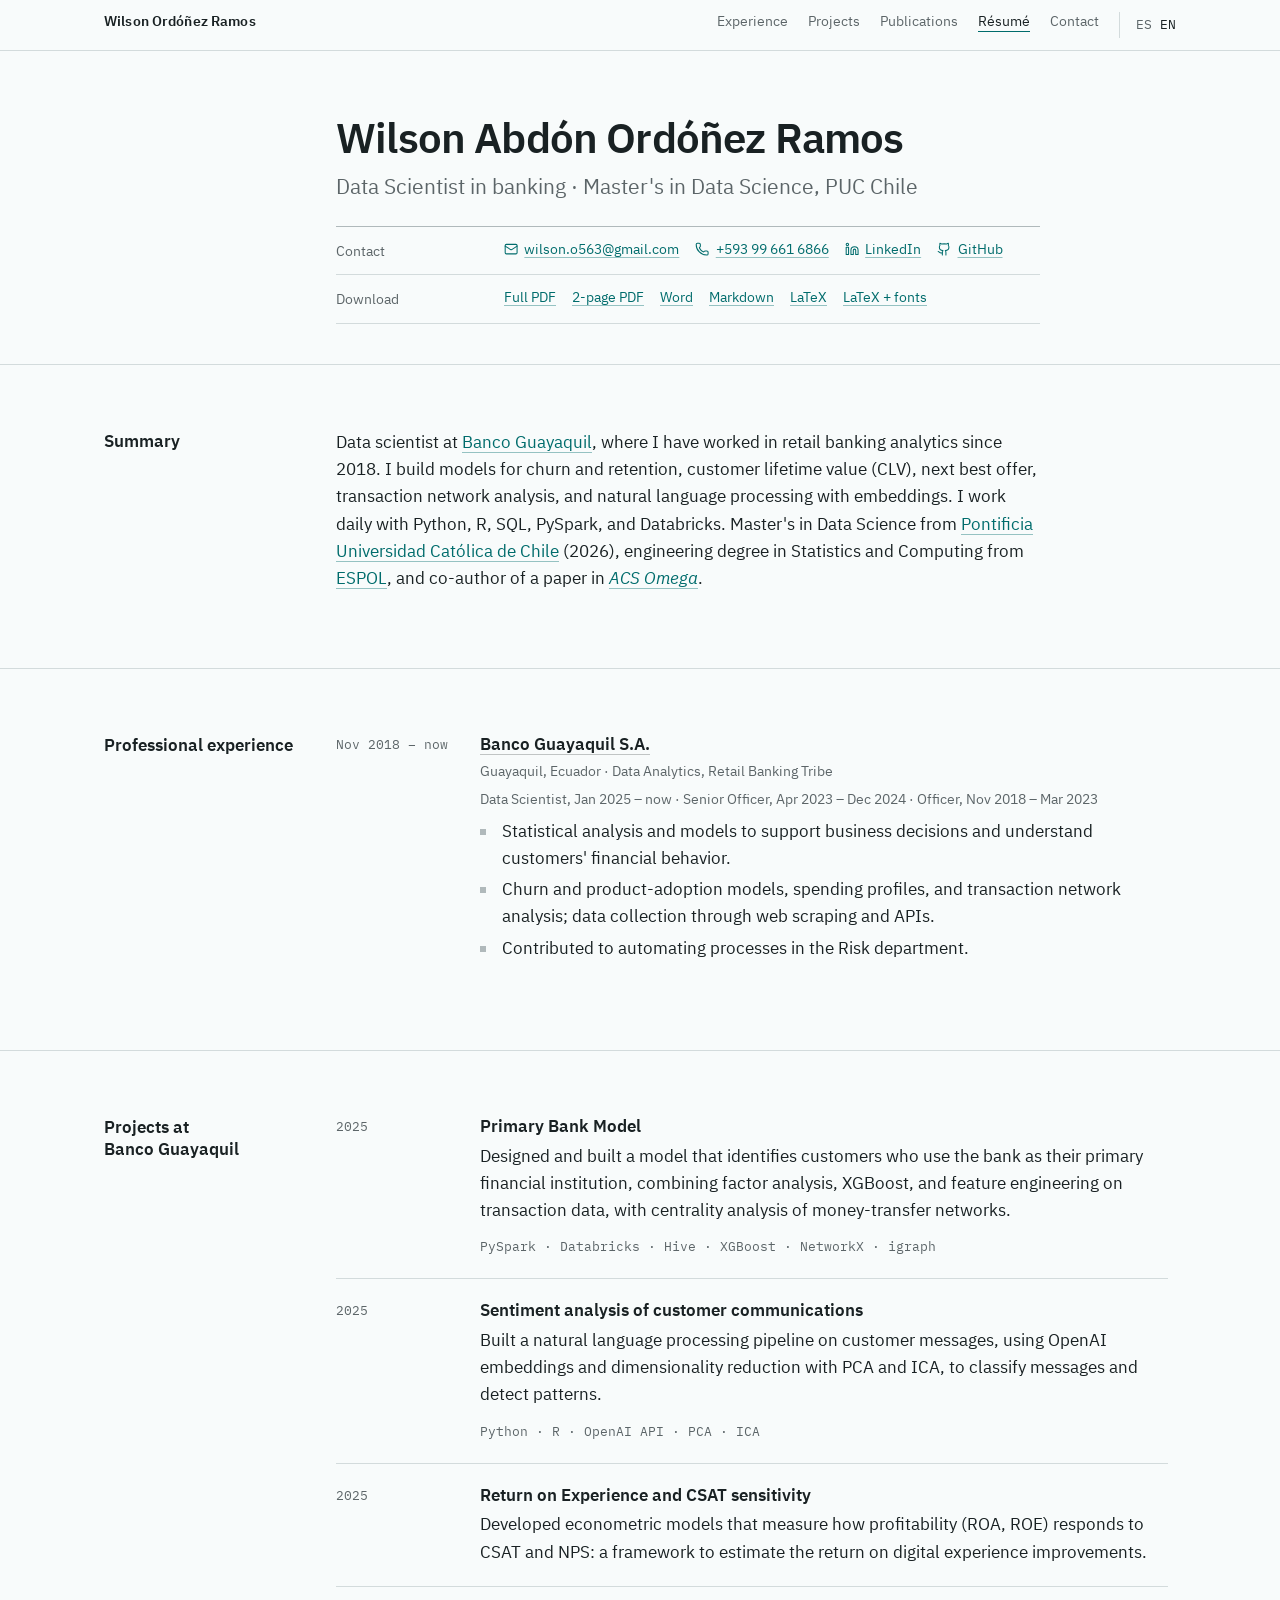
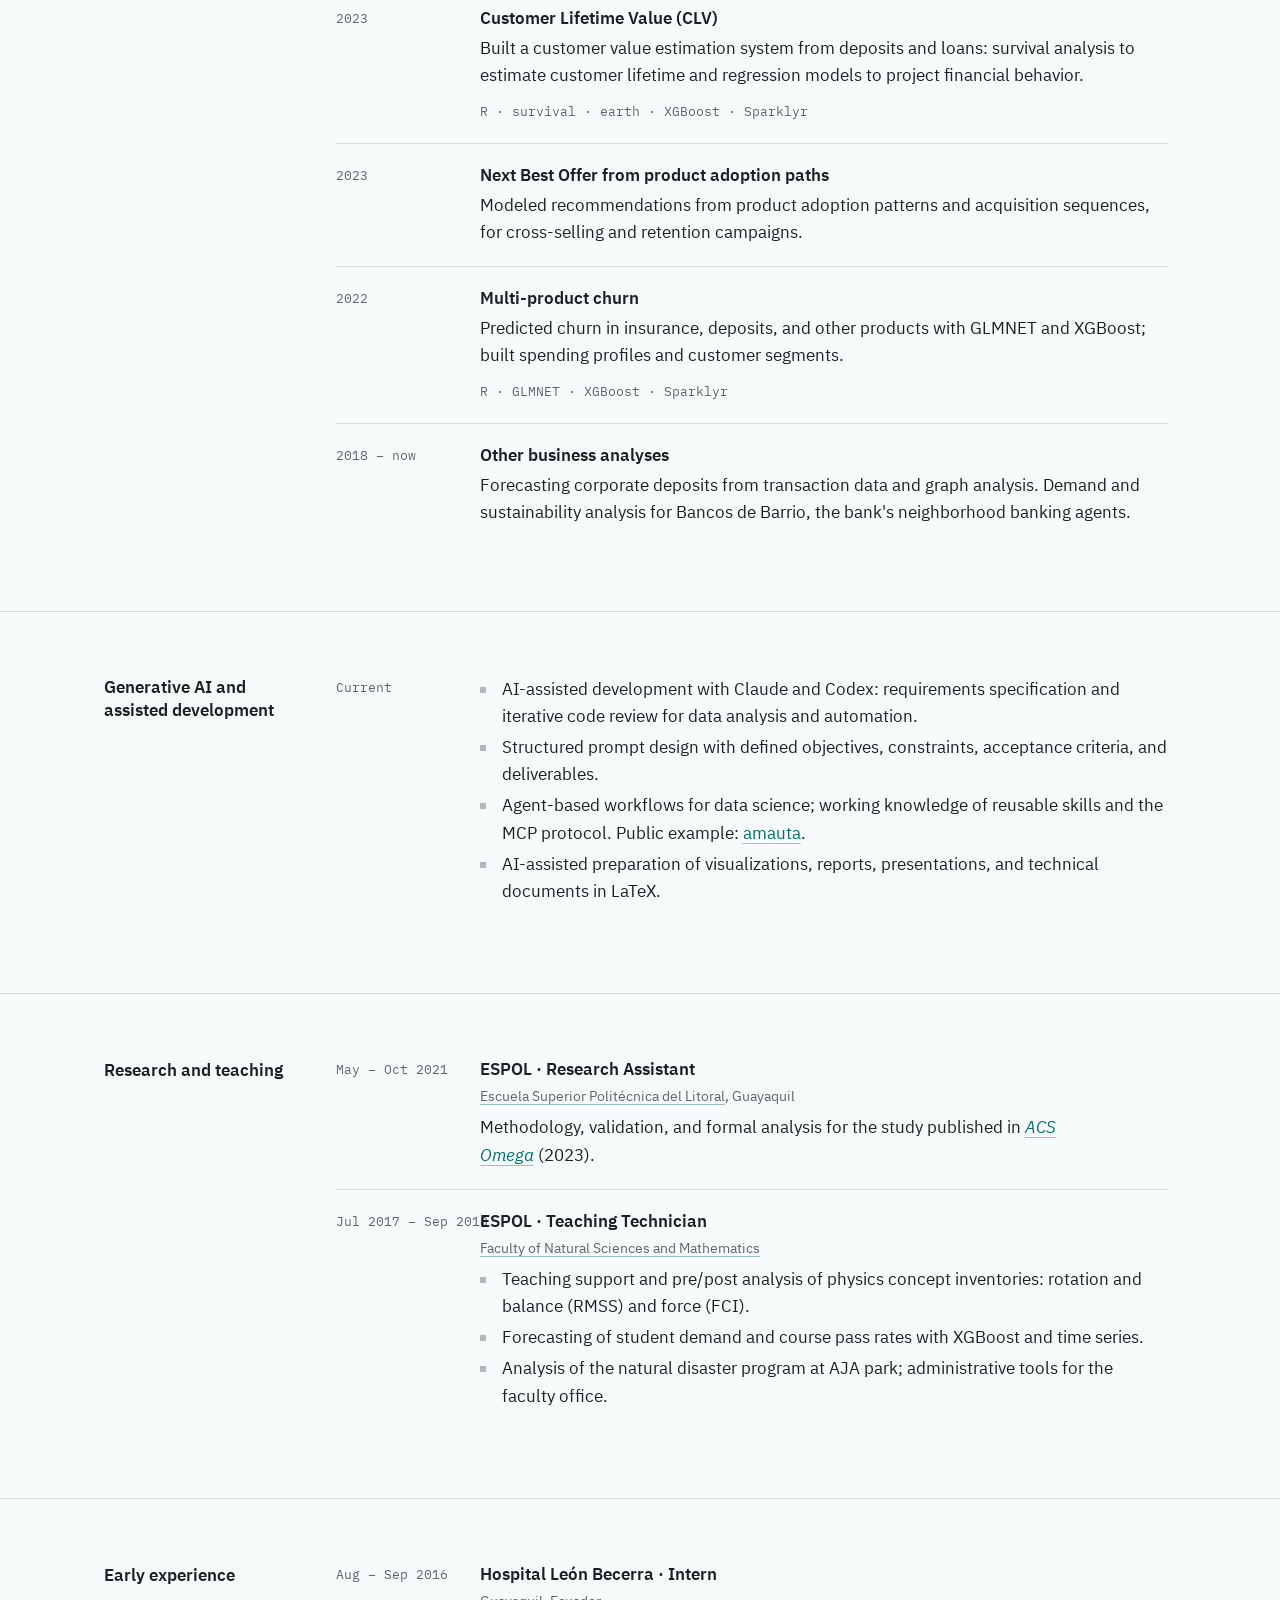
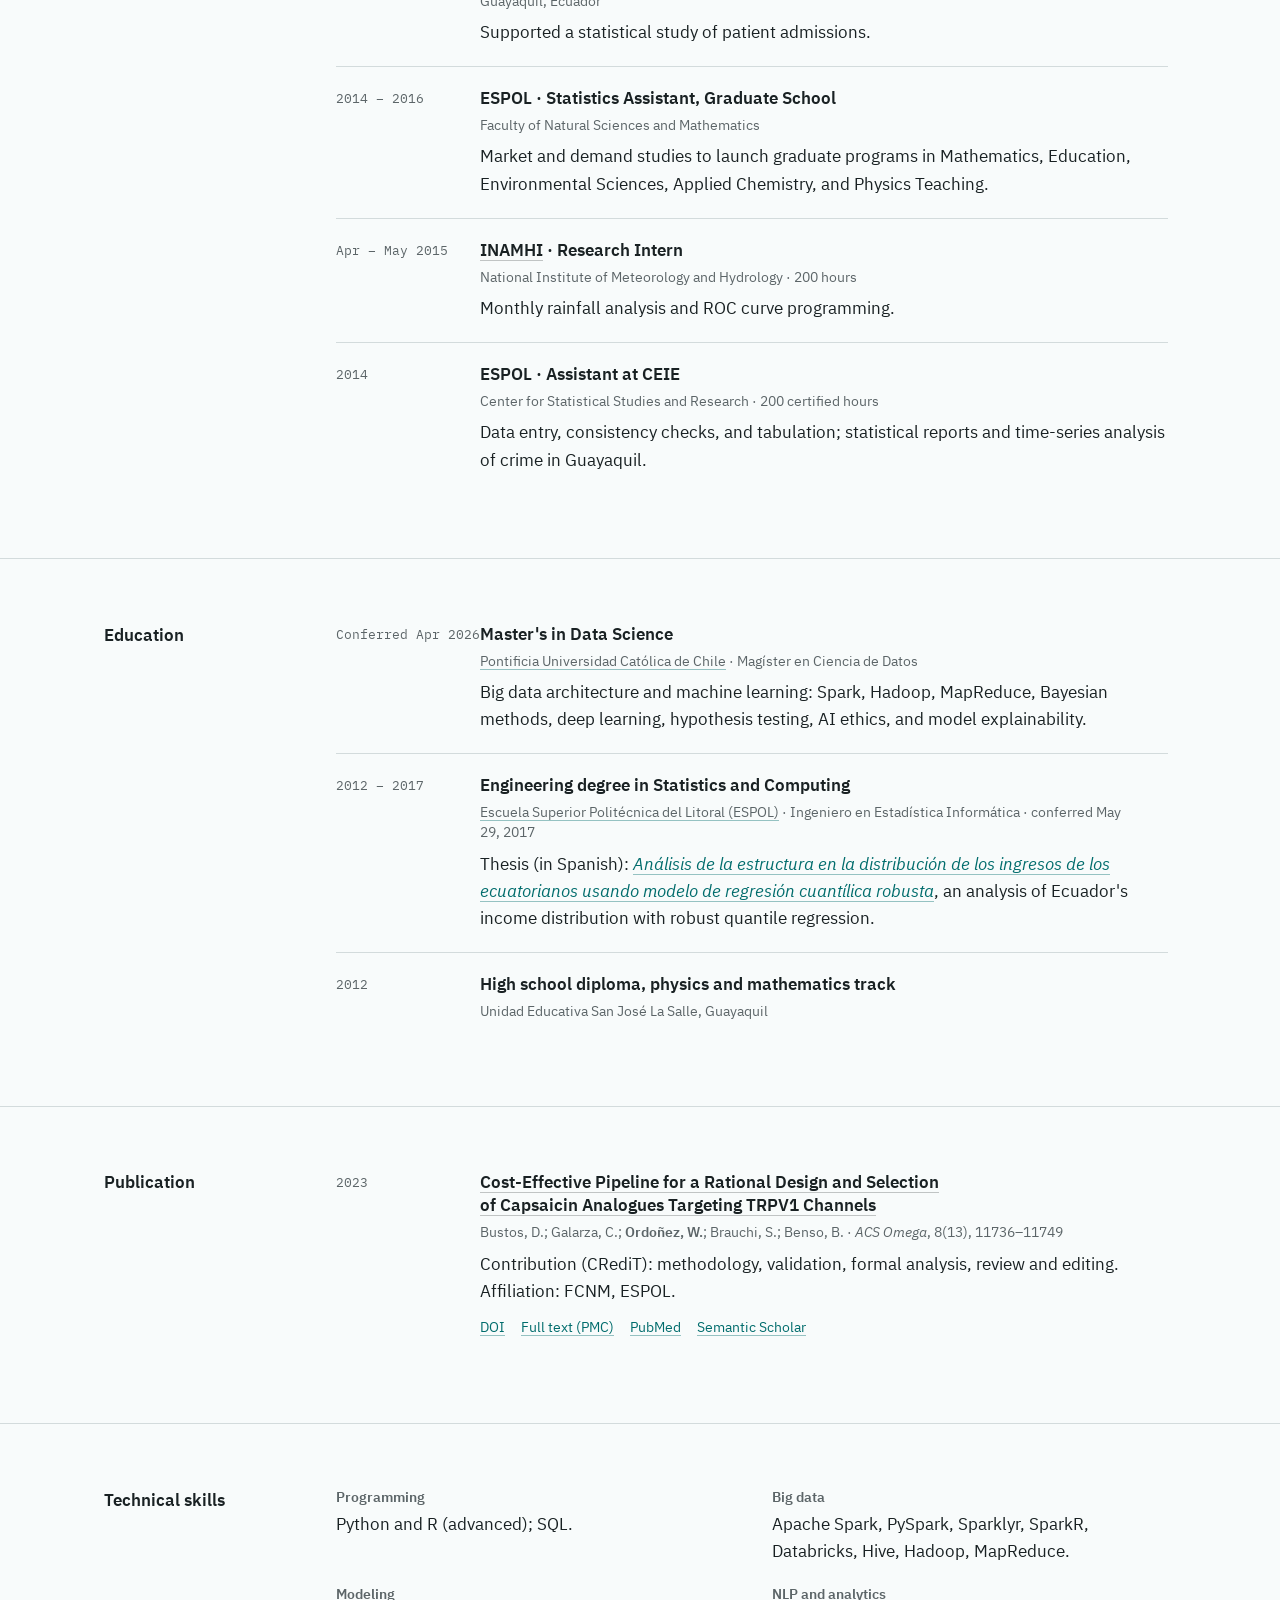
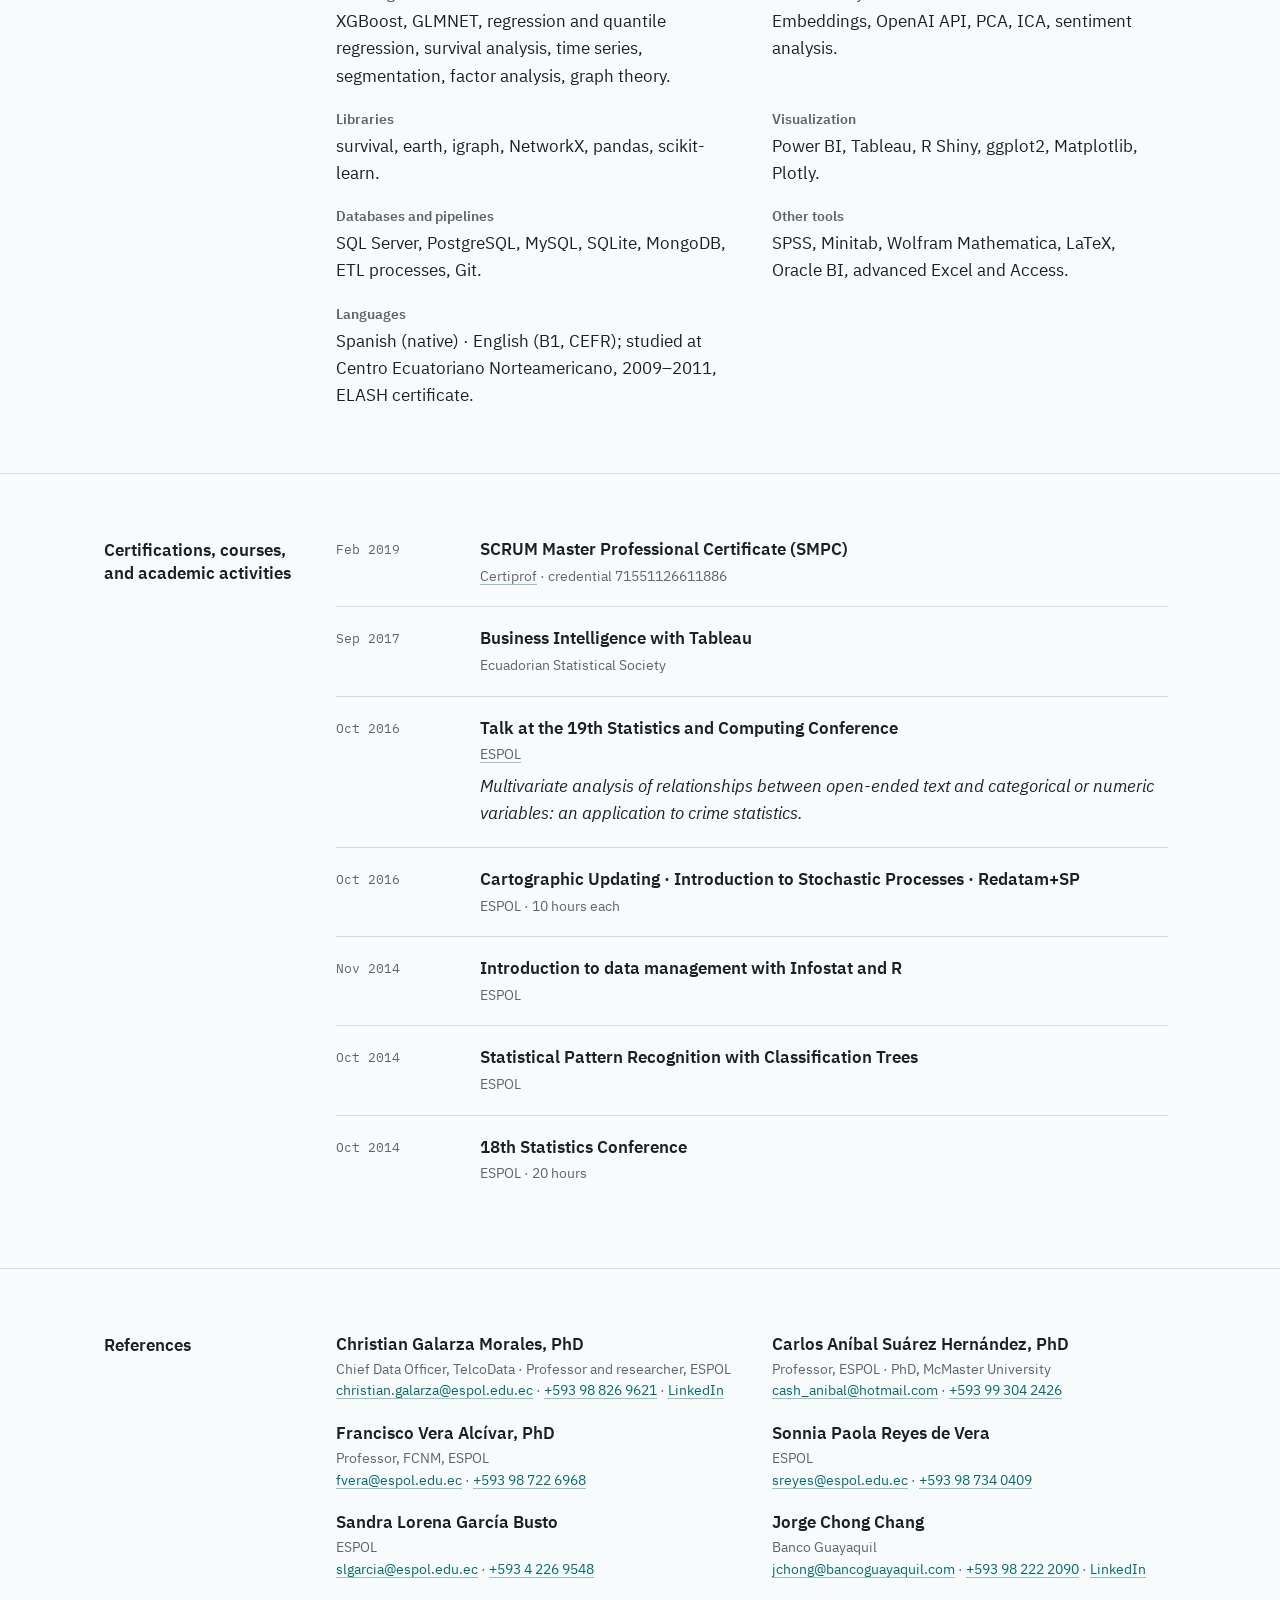
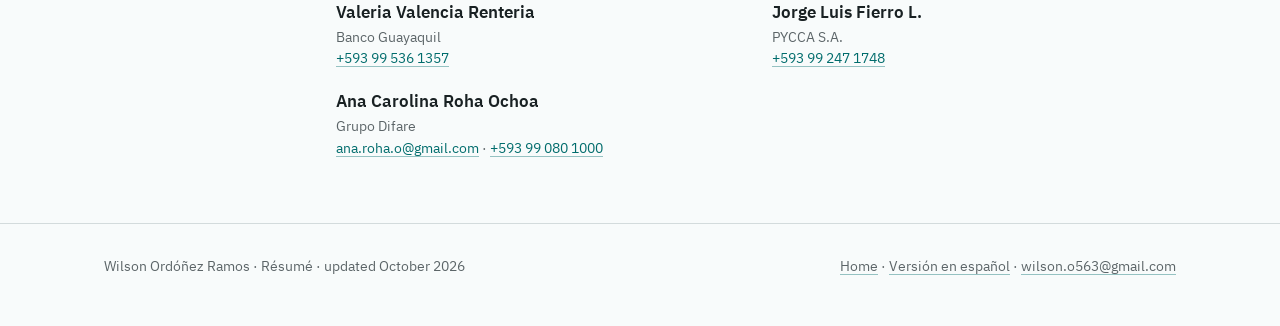
<file: en/cv.html>
<!doctype html>
<html lang="en">
<head>
<meta charset="utf-8">
<meta name="viewport" content="width=device-width, initial-scale=1">
<title>Résumé · Wilson Ordóñez Ramos</title>
<meta name="description" content="Full résumé of Wilson Ordóñez Ramos, data scientist at Banco Guayaquil. Downloadable as PDF, Word, Markdown, and LaTeX.">
<meta name="author" content="Wilson Abdón Ordóñez Ramos">
<meta name="color-scheme" content="light dark">
<link rel="alternate" hreflang="es" href="https://negraldi.github.io/cv.html">
<link rel="alternate" hreflang="en" href="https://negraldi.github.io/en/cv.html">
<link rel="alternate" hreflang="x-default" href="https://negraldi.github.io/cv.html">
<link rel="canonical" href="https://negraldi.github.io/en/cv.html">
<link rel="preload" href="../fonts/IBMPlexSans-Regular.woff2" as="font" type="font/woff2" crossorigin>
<link rel="preload" href="../fonts/IBMPlexSans-SemiBold.woff2" as="font" type="font/woff2" crossorigin>
<link rel="stylesheet" href="../assets/site.css">
</head>
<body>
<!-- Iconos: Lucide (ISC), trazo uniforme -->
<svg class="sprite" aria-hidden="true" focusable="false" width="0" height="0" style="position:absolute">
<symbol id="i-mail" viewBox="0 0 24 24" fill="none" stroke="currentColor" stroke-width="1.75" stroke-linecap="round" stroke-linejoin="round"><path d="m22 7-8.991 5.727a2 2 0 0 1-2.009 0L2 7" /> <rect x="2" y="4" width="20" height="16" rx="2" /></symbol>
<symbol id="i-phone" viewBox="0 0 24 24" fill="none" stroke="currentColor" stroke-width="1.75" stroke-linecap="round" stroke-linejoin="round"><path d="M13.832 16.568a1 1 0 0 0 1.213-.303l.355-.465A2 2 0 0 1 17 15h3a2 2 0 0 1 2 2v3a2 2 0 0 1-2 2A18 18 0 0 1 2 4a2 2 0 0 1 2-2h3a2 2 0 0 1 2 2v3a2 2 0 0 1-.8 1.6l-.468.351a1 1 0 0 0-.292 1.233 14 14 0 0 0 6.392 6.384" /></symbol>
<symbol id="i-chat" viewBox="0 0 24 24" fill="none" stroke="currentColor" stroke-width="1.75" stroke-linecap="round" stroke-linejoin="round"><path d="M2.992 16.342a2 2 0 0 1 .094 1.167l-1.065 3.29a1 1 0 0 0 1.236 1.168l3.413-.998a2 2 0 0 1 1.099.092 10 10 0 1 0-4.777-4.719" /></symbol>
<symbol id="i-pin" viewBox="0 0 24 24" fill="none" stroke="currentColor" stroke-width="1.75" stroke-linecap="round" stroke-linejoin="round"><path d="M20 10c0 4.993-5.539 10.193-7.399 11.799a1 1 0 0 1-1.202 0C9.539 20.193 4 14.993 4 10a8 8 0 0 1 16 0" /> <circle cx="12" cy="10" r="3" /></symbol>
<symbol id="i-linkedin" viewBox="0 0 24 24" fill="none" stroke="currentColor" stroke-width="1.75" stroke-linecap="round" stroke-linejoin="round"><path d="M16 8a6 6 0 0 1 6 6v7h-4v-7a2 2 0 0 0-2-2 2 2 0 0 0-2 2v7h-4v-7a6 6 0 0 1 6-6z" /> <rect width="4" height="12" x="2" y="9" /> <circle cx="4" cy="4" r="2" /></symbol>
<symbol id="i-github" viewBox="0 0 24 24" fill="none" stroke="currentColor" stroke-width="1.75" stroke-linecap="round" stroke-linejoin="round"><path d="M15 22v-4a4.8 4.8 0 0 0-1-3.5c3 0 6-2 6-5.5.08-1.25-.27-2.48-1-3.5.28-1.15.28-2.35 0-3.5 0 0-1 0-3 1.5-2.64-.5-5.36-.5-8 0C6 2 5 2 5 2c-.3 1.15-.3 2.35 0 3.5A5.403 5.403 0 0 0 4 9c0 3.5 3 5.5 6 5.5-.39.49-.68 1.05-.85 1.65-.17.6-.22 1.23-.15 1.85v4" /> <path d="M9 18c-4.51 2-5-2-7-2" /></symbol>
<symbol id="i-vcard" viewBox="0 0 24 24" fill="none" stroke="currentColor" stroke-width="1.75" stroke-linecap="round" stroke-linejoin="round"><rect width="5" height="5" x="3" y="3" rx="1" /> <rect width="5" height="5" x="16" y="3" rx="1" /> <rect width="5" height="5" x="3" y="16" rx="1" /> <path d="M21 16h-3a2 2 0 0 0-2 2v3" /> <path d="M21 21v.01" /> <path d="M12 7v3a2 2 0 0 1-2 2H7" /> <path d="M3 12h.01" /> <path d="M12 3h.01" /> <path d="M12 16v.01" /> <path d="M16 12h1" /> <path d="M21 12v.01" /> <path d="M12 21v-1" /></symbol>
</svg>
<a class="skip" href="#content">Skip to content</a>

<header class="topbar">
  <div class="wrap">
    <a class="brand" href="./">Wilson Ordóñez Ramos</a>
    <nav aria-label="Main">
      <ul>
        <li><a href="./#experience">Experience</a></li>
        <li><a href="./#projects">Projects</a></li>
        <li><a href="./#publications">Publications</a></li>
        <li><a href="cv.html" aria-current="page">Résumé</a></li>
        <li><a href="./#contact">Contact</a></li>
        <li class="lang"><a href="../cv.html" hreflang="es" lang="es" title="Versión en español">ES</a><span aria-current="true" lang="en">EN</span></li>
      </ul>
    </nav>
  </div>
</header>

<main id="content">

<section class="cv-head" aria-labelledby="name">
  <div class="wrap">
    <h1 id="name">Wilson Abdón Ordóñez Ramos</h1>
    <p class="role">Data Scientist in banking · Master's in Data Science, PUC Chile</p>
    <ul class="contact-list">
      <li><span class="label">Contact</span><span class="links" style="margin:0"><a href="mailto:wilson.o563@gmail.com"><svg class="icon" aria-hidden="true"><use href="#i-mail"/></svg>wilson.o563@gmail.com</a><a href="tel:+593996616866"><svg class="icon" aria-hidden="true"><use href="#i-phone"/></svg>+593 99 661 6866</a><a href="https://www.linkedin.com/in/wilson-ordo%C3%B1ez-0905b961/"><svg class="icon" aria-hidden="true"><use href="#i-linkedin"/></svg>LinkedIn</a><a href="https://github.com/Negraldi"><svg class="icon" aria-hidden="true"><use href="#i-github"/></svg>GitHub</a></span></li>
      <li><span class="label">Download</span><span class="links" style="margin:0"><a href="../cv/en/Wilson_Ordonez_CV_full.pdf" download>Full PDF</a><a href="../cv/en/Wilson_Ordonez_Resume_2p.pdf" download>2-page PDF</a><a href="../cv/en/Wilson_Ordonez_CV.docx" download>Word</a><a href="../cv/en/Wilson_Ordonez_CV.md" download>Markdown</a><a href="../cv/en/Wilson_Ordonez_CV.tex" download>LaTeX</a><a href="../cv/en/Wilson_Ordonez_CV_LaTeX.zip" download>LaTeX + fonts</a></span></li>
    </ul>
  </div>
</section>

<section class="section" id="summary" aria-labelledby="h-summary">
  <div class="wrap">
    <h2 id="h-summary">Summary</h2>
    <p style="max-width: var(--measure)">Data scientist at <a href="https://www.bancoguayaquil.com">Banco Guayaquil</a>, where I have worked in retail banking analytics since 2018. I build models for churn and retention, customer lifetime value (CLV), next best offer, transaction network analysis, and natural language processing with embeddings. I work daily with Python, R, SQL, PySpark, and Databricks. Master's in Data Science from <a href="https://uconline.uc.cl/programa/magister-en-ciencia-de-datos/">Pontificia Universidad Católica de Chile</a> (2026), engineering degree in Statistics and Computing from <a href="https://www.espol.edu.ec">ESPOL</a>, and co-author of a paper in <a href="https://doi.org/10.1021/acsomega.2c05672"><i>ACS Omega</i></a>.</p>
  </div>
</section>

<section class="section" id="experience" aria-labelledby="h-exp">
  <div class="wrap">
    <h2 id="h-exp">Professional experience</h2>
    <ol class="register">
      <li>
        <span class="when">Nov 2018 – now</span>
        <div>
          <h3><a href="https://www.bancoguayaquil.com">Banco Guayaquil S.A.</a></h3>
          <p class="sub">Guayaquil, Ecuador · Data Analytics, Retail Banking Tribe</p>
          <p class="sub">Data Scientist, Jan 2025 – now · Senior Officer, Apr 2023 – Dec 2024 · Officer, Nov 2018 – Mar 2023</p>
          <ul>
            <li>Statistical analysis and models to support business decisions and understand customers' financial behavior.</li>
            <li>Churn and product-adoption models, spending profiles, and transaction network analysis; data collection through web scraping and APIs.</li>
            <li>Contributed to automating processes in the Risk department.</li>
          </ul>
        </div>
      </li>
    </ol>
  </div>
</section>

<section class="section" id="projects" aria-labelledby="h-proj">
  <div class="wrap">
    <h2 id="h-proj">Projects at Banco Guayaquil</h2>
    <ol class="register">
      <li><span class="when">2025</span><div><h3>Primary Bank Model</h3><p>Designed and built a model that identifies customers who use the bank as their primary financial institution, combining factor analysis, XGBoost, and feature engineering on transaction data, with centrality analysis of money-transfer networks.</p><p class="stack">PySpark · Databricks · Hive · XGBoost · NetworkX · igraph</p></div></li>
      <li><span class="when">2025</span><div><h3>Sentiment analysis of customer communications</h3><p>Built a natural language processing pipeline on customer messages, using OpenAI embeddings and dimensionality reduction with PCA and ICA, to classify messages and detect patterns.</p><p class="stack">Python · R · OpenAI API · PCA · ICA</p></div></li>
      <li><span class="when">2025</span><div><h3>Return on Experience and CSAT sensitivity</h3><p>Developed econometric models that measure how profitability (ROA, ROE) responds to CSAT and NPS: a framework to estimate the return on digital experience improvements.</p></div></li>
      <li><span class="when">2023</span><div><h3>Customer Lifetime Value (CLV)</h3><p>Built a customer value estimation system from deposits and loans: survival analysis to estimate customer lifetime and regression models to project financial behavior.</p><p class="stack">R · survival · earth · XGBoost · Sparklyr</p></div></li>
      <li><span class="when">2023</span><div><h3>Next Best Offer from product adoption paths</h3><p>Modeled recommendations from product adoption patterns and acquisition sequences, for cross-selling and retention campaigns.</p></div></li>
      <li><span class="when">2022</span><div><h3>Multi-product churn</h3><p>Predicted churn in insurance, deposits, and other products with GLMNET and XGBoost; built spending profiles and customer segments.</p><p class="stack">R · GLMNET · XGBoost · Sparklyr</p></div></li>
      <li><span class="when">2018 – now</span><div><h3>Other business analyses</h3><p>Forecasting corporate deposits from transaction data and graph analysis. Demand and sustainability analysis for Bancos de Barrio, the bank's neighborhood banking agents.</p></div></li>
    </ol>
  </div>
</section>

<section class="section" id="ai" aria-labelledby="h-ai">
  <div class="wrap">
    <h2 id="h-ai">Generative AI and assisted development</h2>
    <ol class="register">
      <li><span class="when">Current</span><div><ul style="margin-top:0">
        <li>AI-assisted development with Claude and Codex: requirements specification and iterative code review for data analysis and automation.</li>
        <li>Structured prompt design with defined objectives, constraints, acceptance criteria, and deliverables.</li>
        <li>Agent-based workflows for data science; working knowledge of reusable skills and the MCP protocol. Public example: <a href="https://github.com/Negraldi/amauta">amauta</a>.</li>
        <li>AI-assisted preparation of visualizations, reports, presentations, and technical documents in LaTeX.</li>
      </ul></div></li>
    </ol>
  </div>
</section>

<section class="section" id="research" aria-labelledby="h-res">
  <div class="wrap">
    <h2 id="h-res">Research and teaching</h2>
    <ol class="register">
      <li><span class="when">May – Oct 2021</span><div><h3>ESPOL · Research Assistant</h3><p class="sub"><a href="https://www.espol.edu.ec">Escuela Superior Politécnica del Litoral</a>, Guayaquil</p><p>Methodology, validation, and formal analysis for the study published in <a href="https://doi.org/10.1021/acsomega.2c05672"><i>ACS Omega</i></a> (2023).</p></div></li>
      <li><span class="when">Jul 2017 – Sep 2018</span><div><h3>ESPOL · Teaching Technician</h3><p class="sub"><a href="https://www.fcnm.espol.edu.ec">Faculty of Natural Sciences and Mathematics</a></p><ul>
        <li>Teaching support and pre/post analysis of physics concept inventories: rotation and balance (RMSS) and force (FCI).</li>
        <li>Forecasting of student demand and course pass rates with XGBoost and time series.</li>
        <li>Analysis of the natural disaster program at AJA park; administrative tools for the faculty office.</li>
      </ul></div></li>
    </ol>
  </div>
</section>

<section class="section" id="early" aria-labelledby="h-early">
  <div class="wrap">
    <h2 id="h-early">Early experience</h2>
    <ol class="register">
      <li><span class="when">Aug – Sep 2016</span><div><h3>Hospital León Becerra · Intern</h3><p class="sub">Guayaquil, Ecuador</p><p>Supported a statistical study of patient admissions.</p></div></li>
      <li><span class="when">2014 – 2016</span><div><h3>ESPOL · Statistics Assistant, Graduate School</h3><p class="sub">Faculty of Natural Sciences and Mathematics</p><p>Market and demand studies to launch graduate programs in Mathematics, Education, Environmental Sciences, Applied Chemistry, and Physics Teaching.</p></div></li>
      <li><span class="when">Apr – May 2015</span><div><h3><a href="https://www.inamhi.gob.ec">INAMHI</a> · Research Intern</h3><p class="sub">National Institute of Meteorology and Hydrology · 200 hours</p><p>Monthly rainfall analysis and ROC curve programming.</p></div></li>
      <li><span class="when">2014</span><div><h3>ESPOL · Assistant at CEIE</h3><p class="sub">Center for Statistical Studies and Research · 200 certified hours</p><p>Data entry, consistency checks, and tabulation; statistical reports and time-series analysis of crime in Guayaquil.</p></div></li>
    </ol>
  </div>
</section>

<section class="section" id="education" aria-labelledby="h-edu">
  <div class="wrap">
    <h2 id="h-edu">Education</h2>
    <ol class="register">
      <li><span class="when">Conferred Apr 2026</span><div><h3>Master's in Data Science</h3><p class="sub"><a href="https://uconline.uc.cl/programa/magister-en-ciencia-de-datos/">Pontificia Universidad Católica de Chile</a> · <span lang="es">Magíster en Ciencia de Datos</span></p><p>Big data architecture and machine learning: Spark, Hadoop, MapReduce, Bayesian methods, deep learning, hypothesis testing, AI ethics, and model explainability.</p></div></li>
      <li><span class="when">2012 – 2017</span><div><h3>Engineering degree in Statistics and Computing</h3><p class="sub"><a href="https://www.espol.edu.ec">Escuela Superior Politécnica del Litoral (ESPOL)</a> · <span lang="es">Ingeniero en Estadística Informática</span> · conferred May 29, 2017</p><p>Thesis (in Spanish): <a href="https://www.dspace.espol.edu.ec/retrieve/99409/D-CD102601.pdf" lang="es"><i>Análisis de la estructura en la distribución de los ingresos de los ecuatorianos usando modelo de regresión cuantílica robusta</i></a>, an analysis of Ecuador's income distribution with robust quantile regression.</p></div></li>
      <li><span class="when">2012</span><div><h3>High school diploma, physics and mathematics track</h3><p class="sub">Unidad Educativa San José La Salle, Guayaquil</p></div></li>
    </ol>
  </div>
</section>

<section class="section" id="publication" aria-labelledby="h-pub">
  <div class="wrap">
    <h2 id="h-pub">Publication</h2>
    <ol class="register">
      <li><span class="when">2023</span><div>
        <h3><a href="https://doi.org/10.1021/acsomega.2c05672">Cost-Effective Pipeline for a Rational Design and Selection of Capsaicin Analogues Targeting TRPV1 Channels</a></h3>
        <p class="sub">Bustos, D.; Galarza, C.; <b>Ordoñez, W.</b>; Brauchi, S.; Benso, B. · <i>ACS Omega</i>, 8(13), 11736–11749</p>
        <p>Contribution (CRediT): methodology, validation, formal analysis, review and editing. Affiliation: FCNM, ESPOL.</p>
        <p class="links"><a href="https://doi.org/10.1021/acsomega.2c05672">DOI</a><a href="https://pmc.ncbi.nlm.nih.gov/articles/PMC10077575/">Full text (PMC)</a><a href="https://pubmed.ncbi.nlm.nih.gov/37033853/">PubMed</a><a href="https://www.semanticscholar.org/author/2212783045">Semantic Scholar</a></p>
      </div></li>
    </ol>
  </div>
</section>

<section class="section" id="skills" aria-labelledby="h-skills">
  <div class="wrap">
    <h2 id="h-skills">Technical skills</h2>
    <dl class="skills">
      <div><dt>Programming</dt><dd>Python and R (advanced); SQL.</dd></div>
      <div><dt>Big data</dt><dd>Apache Spark, PySpark, Sparklyr, SparkR, Databricks, Hive, Hadoop, MapReduce.</dd></div>
      <div><dt>Modeling</dt><dd>XGBoost, GLMNET, regression and quantile regression, survival analysis, time series, segmentation, factor analysis, graph theory.</dd></div>
      <div><dt>NLP and analytics</dt><dd>Embeddings, OpenAI API, PCA, ICA, sentiment analysis.</dd></div>
      <div><dt>Libraries</dt><dd>survival, earth, igraph, NetworkX, pandas, scikit-learn.</dd></div>
      <div><dt>Visualization</dt><dd>Power BI, Tableau, R Shiny, ggplot2, Matplotlib, Plotly.</dd></div>
      <div><dt>Databases and pipelines</dt><dd>SQL Server, PostgreSQL, MySQL, SQLite, MongoDB, ETL processes, Git.</dd></div>
      <div><dt>Other tools</dt><dd>SPSS, Minitab, Wolfram Mathematica, LaTeX, Oracle BI, advanced Excel and Access.</dd></div>
      <div><dt>Languages</dt><dd>Spanish (native) · English (B1, CEFR); studied at Centro Ecuatoriano Norteamericano, 2009–2011, ELASH certificate.</dd></div>
    </dl>
  </div>
</section>

<section class="section" id="certifications" aria-labelledby="h-cert">
  <div class="wrap">
    <h2 id="h-cert">Certifications, courses, and academic activities</h2>
    <ol class="register">
      <li><span class="when">Feb 2019</span><div><h3>SCRUM Master Professional Certificate (SMPC)</h3><p class="sub"><a href="https://certiprof.com">Certiprof</a> · credential 71551126611886</p></div></li>
      <li><span class="when">Sep 2017</span><div><h3>Business Intelligence with Tableau</h3><p class="sub">Ecuadorian Statistical Society</p></div></li>
      <li><span class="when">Oct 2016</span><div><h3>Talk at the 19th Statistics and Computing Conference</h3><p class="sub"><a href="https://fcnm.espol.edu.ec/es/jornadas-en-estad%C3%ADstica-e-inform%C3%A1tica">ESPOL</a></p><p><i>Multivariate analysis of relationships between open-ended text and categorical or numeric variables: an application to crime statistics.</i></p></div></li>
      <li><span class="when">Oct 2016</span><div><h3>Cartographic Updating · Introduction to Stochastic Processes · Redatam+SP</h3><p class="sub">ESPOL · 10 hours each</p></div></li>
      <li><span class="when">Nov 2014</span><div><h3>Introduction to data management with Infostat and R</h3><p class="sub">ESPOL</p></div></li>
      <li><span class="when">Oct 2014</span><div><h3>Statistical Pattern Recognition with Classification Trees</h3><p class="sub">ESPOL</p></div></li>
      <li><span class="when">Oct 2014</span><div><h3>18th Statistics Conference</h3><p class="sub">ESPOL · 20 hours</p></div></li>
    </ol>
  </div>
</section>

<section class="section" id="references" aria-labelledby="h-ref">
  <div class="wrap">
    <h2 id="h-ref">References</h2>
    <div class="refs">
      <p><span class="name">Christian Galarza Morales, PhD</span><br>Chief Data Officer, TelcoData · Professor and researcher, ESPOL<br><a href="mailto:christian.galarza@espol.edu.ec">christian.galarza@espol.edu.ec</a> · <a href="tel:+593988269621">+593 98 826 9621</a> · <a href="https://www.linkedin.com/in/cgalarza88/">LinkedIn</a></p>
      <p><span class="name">Carlos Aníbal Suárez Hernández, PhD</span><br>Professor, ESPOL · PhD, McMaster University<br><a href="mailto:cash_anibal@hotmail.com">cash_anibal@hotmail.com</a> · <a href="tel:+593993042426">+593 99 304 2426</a></p>
      <p><span class="name">Francisco Vera Alcívar, PhD</span><br>Professor, FCNM, ESPOL<br><a href="mailto:fvera@espol.edu.ec">fvera@espol.edu.ec</a> · <a href="tel:+593987226968">+593 98 722 6968</a></p>
      <p><span class="name">Sonnia Paola Reyes de Vera</span><br>ESPOL<br><a href="mailto:sreyes@espol.edu.ec">sreyes@espol.edu.ec</a> · <a href="tel:+593987340409">+593 98 734 0409</a></p>
      <p><span class="name">Sandra Lorena García Busto</span><br>ESPOL<br><a href="mailto:slgarcia@espol.edu.ec">slgarcia@espol.edu.ec</a> · <a href="tel:+59342269548">+593 4 226 9548</a></p>
      <p><span class="name">Jorge Chong Chang</span><br>Banco Guayaquil<br><a href="mailto:jchong@bancoguayaquil.com">jchong@bancoguayaquil.com</a> · <a href="tel:+593982222090">+593 98 222 2090</a> · <a href="https://www.linkedin.com/in/jorge-chong-chang-4b791951/">LinkedIn</a></p>
      <p><span class="name">Valeria Valencia Renteria</span><br>Banco Guayaquil<br><a href="tel:+593995361357">+593 99 536 1357</a></p>
      <p><span class="name">Jorge Luis Fierro L.</span><br>PYCCA S.A.<br><a href="tel:+593992471748">+593 99 247 1748</a></p>
      <p><span class="name">Ana Carolina Roha Ochoa</span><br>Grupo Difare<br><a href="mailto:ana.roha.o@gmail.com">ana.roha.o@gmail.com</a> · <a href="tel:+593990801000">+593 99 080 1000</a></p>
    </div>
  </div>
</section>

</main>

<footer class="footer">
  <div class="wrap">
    <span>Wilson Ordóñez Ramos · Résumé · updated October 2026</span>
    <span><a href="./">Home</a> · <a href="../cv.html">Versión en español</a> · <a href="mailto:wilson.o563@gmail.com">wilson.o563@gmail.com</a></span>
  </div>
</footer>
</body>
</html>
</file>
<file: assets/site.css>
/* ==========================================================================
   negraldi.github.io — "ficha técnica" (skill Impeccable)
   Derivado del perfil del titular (Mini-IPIP + preguntas profesionales):
   reservado, metódico, abstracto, estable; quiere leerse como experto técnico.
   → Evidencia antes que discurso: la portada abre con una ficha de datos.
   → Orden visible: retícula fija; títulos de sección en su propia columna;
     fechas y stacks alineados como en una tabla.
   → Técnico sin disfraz: IBM Plex Sans para leer; IBM Plex Mono sólo para
     datos reales (fechas, tecnologías, identificadores).
   → Calma: paleta casi monocroma en OKLCH, un único color de señal (verde
     azulado h≈195) reservado para enlaces y la acción principal. Sin efectos.
   Escala 1,25 sobre 17 px: 13,6 · 17 · 21,25 · 26,6 · 41,5
   ========================================================================== */

@font-face { font-family: "IBM Plex Sans"; src: url("../fonts/IBMPlexSans-Regular.woff2") format("woff2"); font-weight: 400; font-style: normal; font-display: swap; }
@font-face { font-family: "IBM Plex Sans"; src: url("../fonts/IBMPlexSans-Italic.woff2") format("woff2"); font-weight: 400; font-style: italic; font-display: swap; }
@font-face { font-family: "IBM Plex Sans"; src: url("../fonts/IBMPlexSans-SemiBold.woff2") format("woff2"); font-weight: 600; font-style: normal; font-display: swap; }
@font-face { font-family: "IBM Plex Mono"; src: url("../fonts/IBMPlexMono-Regular.woff2") format("woff2"); font-weight: 400; font-style: normal; font-display: swap; }

:root {
  --bg:      oklch(0.985 0.003 200);
  --ground:  oklch(0.96 0.006 200);
  --ink:     oklch(0.24 0.012 220);
  --muted:   oklch(0.50 0.012 220);
  --accent:  oklch(0.48 0.085 195);
  --accent-hover: oklch(0.40 0.08 195);
  --on-accent: oklch(0.985 0.003 200);
  --hair:    oklch(0.885 0.008 210);
  --hair-strong: oklch(0.78 0.01 210);

  --sans: "IBM Plex Sans", "Helvetica Neue", Arial, sans-serif;
  --mono: "IBM Plex Mono", ui-monospace, "SFMono-Regular", Menlo, monospace;

  --t-data: 0.8125rem;  /* mono: se percibe mayor, va un paso abajo */
  --t-meta: 0.85rem;
  --t-body: 1.0625rem;
  --t-sect: 1.328rem;
  --t-lead: 1.66rem;
  --t-name: 2.594rem;

  --s1: 0.25rem; --s2: 0.5rem; --s3: 0.75rem; --s4: 1rem; --s5: 1.25rem;
  --s6: 1.5rem;  --s8: 2rem;   --s10: 2.5rem; --s12: 3rem; --s16: 4rem; --s20: 5rem;

  --page: 72rem;
  --label: 12rem;   /* columna de títulos de sección y etiquetas de la ficha */
  --date: 7.5rem;   /* columna de fechas */
  --measure: 44rem;
}
@media (prefers-color-scheme: dark) {
  :root {
    --bg:      oklch(0.18 0.008 200);
    --ground:  oklch(0.215 0.01 200);
    --ink:     oklch(0.93 0.006 200);
    --muted:   oklch(0.72 0.01 210);
    --accent:  oklch(0.80 0.09 190);
    --accent-hover: oklch(0.87 0.07 190);
    --on-accent: oklch(0.18 0.008 200);
    --hair:    oklch(0.31 0.01 210);
    --hair-strong: oklch(0.42 0.012 210);
  }
}

*, *::before, *::after { box-sizing: border-box; }
html {
  -webkit-text-size-adjust: 100%;
  scroll-behavior: smooth;
  scroll-padding-top: var(--s16);
  scrollbar-color: var(--hair-strong) var(--bg);
  accent-color: var(--accent);
}
@media (prefers-reduced-motion: reduce) { html { scroll-behavior: auto; } }
body {
  margin: 0;
  background: var(--bg);
  color: var(--ink);
  font: 400 var(--t-body)/1.6 var(--sans);
  text-rendering: optimizeLegibility;
  -webkit-font-smoothing: antialiased;
}
::selection { background: var(--accent); color: var(--on-accent); }
a {
  color: var(--accent);
  text-decoration: underline;
  text-decoration-thickness: 1px;
  text-underline-offset: 0.22em;
  text-decoration-color: color-mix(in oklch, var(--accent) 40%, transparent);
  transition: text-decoration-color 140ms cubic-bezier(.2,.7,.2,1), color 140ms cubic-bezier(.2,.7,.2,1);
}
a:hover { text-decoration-color: currentColor; }
:focus-visible { outline: 2px solid var(--accent); outline-offset: 3px; border-radius: 2px; }
p { margin: 0 0 var(--s3); text-wrap: pretty; }
h1, h2, h3 { text-wrap: balance; }
code, .mono { font-family: var(--mono); font-size: var(--t-data); }

.skip {
  position: absolute; left: var(--s4); top: -4rem; z-index: 10;
  font: 600 var(--t-meta)/1 var(--sans);
  background: var(--ink); color: var(--bg); padding: var(--s2) var(--s3);
}
.skip:focus { top: var(--s4); }

.wrap { max-width: var(--page); margin: 0 auto; padding-inline: var(--s5); }
@media (min-width: 48rem) { .wrap { padding-inline: var(--s10); } }

/* --- barra superior -------------------------------------------------------- */
.topbar {
  position: sticky; top: 0; z-index: 5;
  background: var(--bg);
  border-bottom: 1px solid var(--hair);
  font: 400 var(--t-meta)/1.4 var(--sans);
}
.topbar .wrap {
  display: flex; flex-wrap: wrap; align-items: baseline; justify-content: space-between;
  gap: var(--s2) var(--s6); padding-block: var(--s3);
}
.brand { font: 600 var(--t-meta)/1.2 var(--sans); color: var(--ink); text-decoration: none; letter-spacing: 0.01em; }
.brand:hover { color: var(--accent); }
.topbar nav ul { list-style: none; margin: 0; padding: 0; display: flex; flex-wrap: wrap; gap: var(--s1) var(--s5); }
.topbar nav a { color: var(--muted); text-decoration: none; padding-block: var(--s1); }
.topbar nav a:hover, .topbar nav a[aria-current="page"] { color: var(--ink); }
.topbar nav a[aria-current="page"] { text-decoration: underline; text-decoration-color: var(--accent); text-underline-offset: 0.4em; }

/* --- retícula de sección: título en su columna, contenido a la derecha ------ */
.section { border-top: 1px solid var(--hair); padding-block: var(--s12); }
@media (min-width: 60rem) {
  .section { padding-block: var(--s16); }
  .section > .wrap {
    display: grid;
    grid-template-columns: var(--label) minmax(0, 1fr);
    column-gap: var(--s10);
    align-items: start;
  }
  .section > .wrap > * { grid-column: 2; }
  .section > .wrap > h2 {
    grid-column: 1; grid-row: 1 / span 20;
    position: sticky; top: var(--s16);
  }
}
.section > .wrap > h2 {
  font: 600 var(--t-body)/1.35 var(--sans);
  color: var(--ink);
  margin: 0 0 var(--s6);
}
@media (min-width: 60rem) { .section > .wrap > h2 { margin: 0; padding-top: 0.05rem; } }

h3 { font: 600 var(--t-body)/1.4 var(--sans); margin: 0; }
h3 a { color: var(--ink); text-decoration-color: color-mix(in oklch, var(--ink) 25%, transparent); }
h3 a:hover { color: var(--accent); }
.sub { font: 400 var(--t-meta)/1.5 var(--sans); color: var(--muted); margin: var(--s1) 0 var(--s2); }
.sub a { color: var(--muted); }
.sub a:hover { color: var(--accent); }
.note, .lede-note { font: 400 var(--t-meta)/1.6 var(--sans); color: var(--muted); margin: 0; max-width: var(--measure); }

.subhead {
  font: 600 var(--t-meta)/1.4 var(--sans);
  color: var(--muted);
  margin: var(--s12) 0 var(--s3);
  padding-bottom: var(--s2);
  border-bottom: 1px solid var(--hair);
  max-width: 52rem;
}
.subhead:first-of-type { margin-top: 0; }

/* --- portada: identidad + ficha técnica ------------------------------------ */
.intro { padding-block: var(--s16) var(--s12); }
@media (min-width: 60rem) {
  .intro { padding-block: var(--s20) var(--s16); }
  .intro .wrap { display: grid; grid-template-columns: var(--label) minmax(0, 1fr); column-gap: var(--s10); }
  .intro .wrap > * { grid-column: 2; }
}
.intro h1, .cv-head h1 {
  font: 600 var(--t-name)/1.08 var(--sans);
  letter-spacing: -0.02em;
  color: var(--ink);
  margin: 0 0 var(--s3);
}
.role, .statement {
  font: 400 var(--t-sect)/1.4 var(--sans);
  color: var(--muted);
  margin: 0 0 var(--s8);
  max-width: 46ch;
}
.statement-sub { max-width: var(--measure); margin-bottom: var(--s8); }

.spec { margin: 0 0 var(--s8); max-width: 52rem; border-top: 1px solid var(--hair-strong); }
.spec > div {
  display: grid; gap: 0 var(--s6);
  padding-block: var(--s3);
  border-bottom: 1px solid var(--hair);
}
@media (min-width: 40rem) { .spec > div { grid-template-columns: 9rem minmax(0, 1fr); } }
.spec dt { font: 400 var(--t-meta)/1.6 var(--sans); color: var(--muted); padding-top: 0.1rem; }
.spec dd { margin: 0; }
.spec dd .mono { color: var(--ink); }
.spec .sep { color: var(--hair-strong); padding-inline: 0.35em; }

.actions {
  display: flex; flex-wrap: wrap; align-items: center;
  gap: var(--s3) var(--s6);
  font: 400 var(--t-body)/1.4 var(--sans);
}
.button {
  display: inline-block;
  font: 600 var(--t-body)/1 var(--sans);
  background: var(--accent); color: var(--on-accent);
  padding: var(--s3) var(--s5);
  border-radius: 4px;
  text-decoration: none;
  transition: background-color 140ms cubic-bezier(.2,.7,.2,1);
}
.button:hover { background: var(--accent-hover); color: var(--on-accent); }
.actions .plain { white-space: nowrap; }

/* --- registro: fecha en su columna ------------------------------------------ */
.register { list-style: none; margin: 0; padding: 0; max-width: 52rem; }
.register > li {
  display: grid; gap: var(--s1);
  padding-block: var(--s5);
  border-top: 1px solid var(--hair);
}
.register > li:first-child { border-top: 0; padding-top: 0; }
@media (min-width: 48rem) {
  .register > li { grid-template-columns: var(--date) minmax(0, var(--measure)); column-gap: var(--s6); }
}
.when {
  font: 400 var(--t-data)/1.9 var(--mono);
  font-variant-numeric: tabular-nums;
  color: var(--muted);
  white-space: nowrap;
}
.register p:last-child { margin-bottom: 0; }
.register h3 + p:not(.sub) { margin-top: var(--s1); }
.register ul { margin: var(--s2) 0 0; padding-left: 1.1rem; list-style: square; }
.register ul li { margin-bottom: var(--s1); padding-left: var(--s1); }
.register ul li::marker { color: var(--hair-strong); }
.register ul.roles { list-style: none; padding-left: 0; }
.register ul.roles li { padding-left: 0; margin-bottom: var(--s3); }
.register ul.roles li b { font-weight: 600; }
.register ul.roles li .when { margin-left: var(--s2); }

.stack {
  font: 400 var(--t-data)/1.7 var(--mono);
  color: var(--muted);
  margin: var(--s2) 0 0;
}
.links {
  font: 400 var(--t-meta)/1.6 var(--sans);
  color: var(--muted);
  margin: var(--s2) 0 0;
  display: flex; flex-wrap: wrap; gap: var(--s1) var(--s4);
}
.links a { white-space: nowrap; }

/* --- competencias --------------------------------------------------------- */
.skills { display: grid; gap: var(--s5) var(--s10); margin: 0; max-width: 52rem; }
@media (min-width: 48rem) { .skills { grid-template-columns: 1fr 1fr; } }
.skills div { margin: 0; }
.skills dt { font: 600 var(--t-meta)/1.4 var(--sans); color: var(--muted); margin-bottom: var(--s1); }
.skills dd { margin: 0; }

/* --- contacto ----------------------------------------------------------- */
.contact-band { background: var(--ground); }
.contact-list { list-style: none; margin: 0; padding: 0; max-width: var(--measure); border-top: 1px solid var(--hair-strong); }
.contact-list li {
  display: grid; gap: 0 var(--s6);
  padding-block: var(--s3);
  border-bottom: 1px solid var(--hair);
}
@media (min-width: 40rem) { .contact-list li { grid-template-columns: 9rem 1fr; } }
.contact-list .label { color: var(--muted); font-size: var(--t-meta); padding-top: 0.12rem; }

.contact-grid { display: grid; gap: var(--s10) var(--s12); align-items: start; }
@media (min-width: 72rem) { .contact-grid { grid-template-columns: minmax(0, var(--measure)) auto; } }
.qr-set { display: flex; flex-wrap: wrap; gap: var(--s6); }
.qr { margin: 0; width: 11rem; }
.qr img { display: block; width: 11rem; height: auto; background: #fff; padding: var(--s2); border: 1px solid var(--hair-strong); border-radius: 4px; }
.qr figcaption { font: 400 var(--t-meta)/1.5 var(--sans); color: var(--muted); margin-top: var(--s2); }
.qr figcaption .links { margin-top: var(--s1); }

/* --- referencias --------------------------------------------------------- */
.refs { display: grid; gap: var(--s5) var(--s10); max-width: 52rem; }
@media (min-width: 48rem) { .refs { grid-template-columns: 1fr 1fr; } }
.refs p { margin: 0; font: 400 var(--t-meta)/1.6 var(--sans); color: var(--muted); }
.refs .name { display: inline-block; margin-bottom: 2px; font: 600 var(--t-body)/1.4 var(--sans); color: var(--ink); }

/* --- cabecera del CV ---------------------------------------------------- */
.cv-head { padding-block: var(--s16) var(--s10); }
@media (min-width: 60rem) {
  .cv-head .wrap { display: grid; grid-template-columns: var(--label) minmax(0, 1fr); column-gap: var(--s10); }
  .cv-head .wrap > * { grid-column: 2; }
}
.cv-head .role { margin-bottom: var(--s6); }

/* --- pie -------------------------------------------------------------- */
.footer { border-top: 1px solid var(--hair); padding-block: var(--s8) var(--s12); font: 400 var(--t-meta)/1.6 var(--sans); color: var(--muted); }
.footer .wrap { display: flex; flex-wrap: wrap; justify-content: space-between; gap: var(--s2) var(--s6); }
.footer a { color: var(--muted); }
.footer a:hover { color: var(--accent); }

/* --- impresión -------------------------------------------------------- */
@media print {
  :root { --bg: #fff; --ground: #fff; --ink: #192123; --muted: #5C6568; --accent: #006C6C; --hair: #D3DBDC; --hair-strong: #B9C2C4; }
  @page { size: A4; margin: 15mm 16mm; }
  body { font-size: 10pt; }
  .topbar, .skip, .actions, .footer, .qr figcaption .links { display: none; }
  .intro, .cv-head { padding-block: 0 6mm; }
  .section { padding-block: 5mm; }
  .section > .wrap > h2 { position: static; }
  .register > li, .refs p, .spec > div { break-inside: avoid; }
  h2 { break-after: avoid; }
  a { color: inherit; text-decoration: none; }
}

/* --- iconos (Lucide, trazo uniforme) y selector de idioma ----------------- */
.icon { width: 1.05em; height: 1.05em; vertical-align: -0.17em; margin-right: 0.45em; flex: none; color: var(--muted); }
a .icon { color: currentColor; }
.contact-list .label .icon { color: var(--muted); }
.topbar .lang { display: flex; align-items: baseline; gap: var(--s2); padding-left: var(--s4); border-left: 1px solid var(--hair); font-family: var(--mono); font-size: var(--t-data); line-height: 1.4; }
.topbar .lang a, .topbar .lang span { padding-block: var(--s1); }
.topbar .lang [aria-current] { color: var(--ink); }
.topbar .lang a { color: var(--muted); }
</file>
